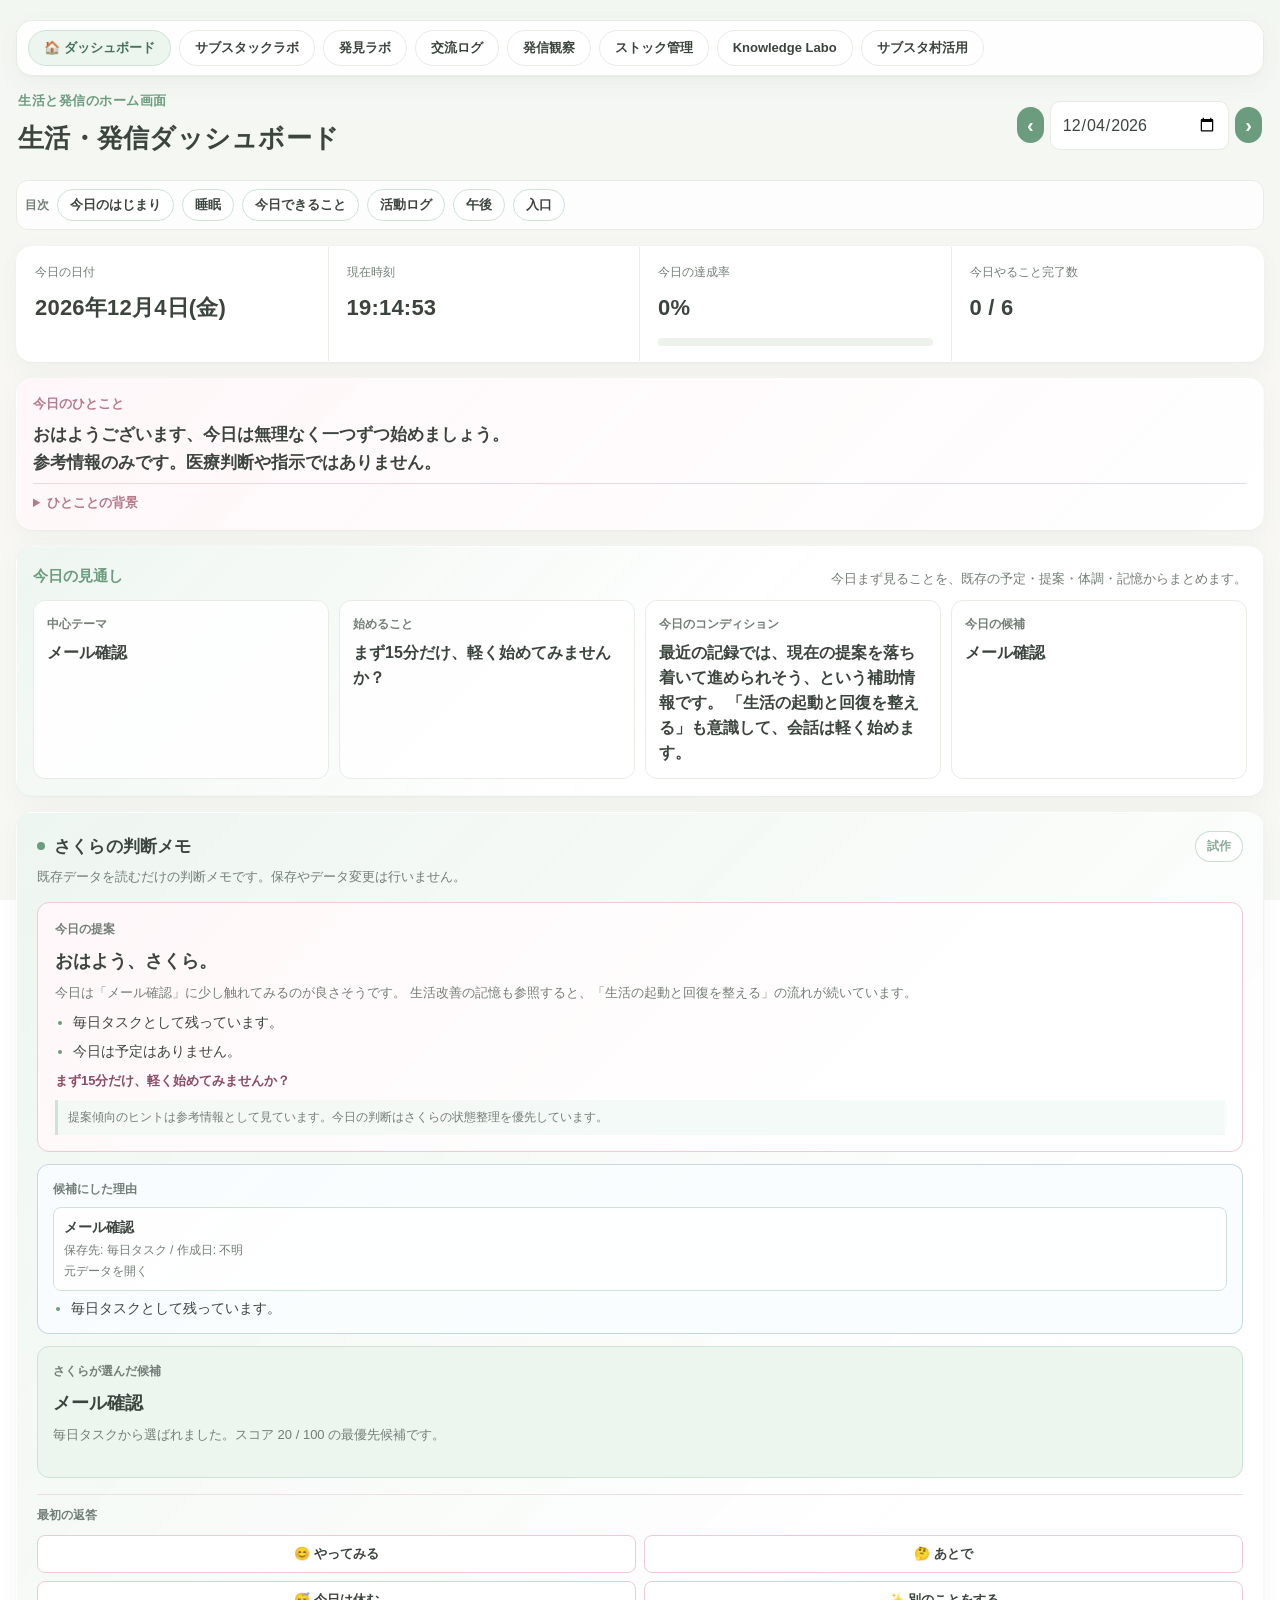
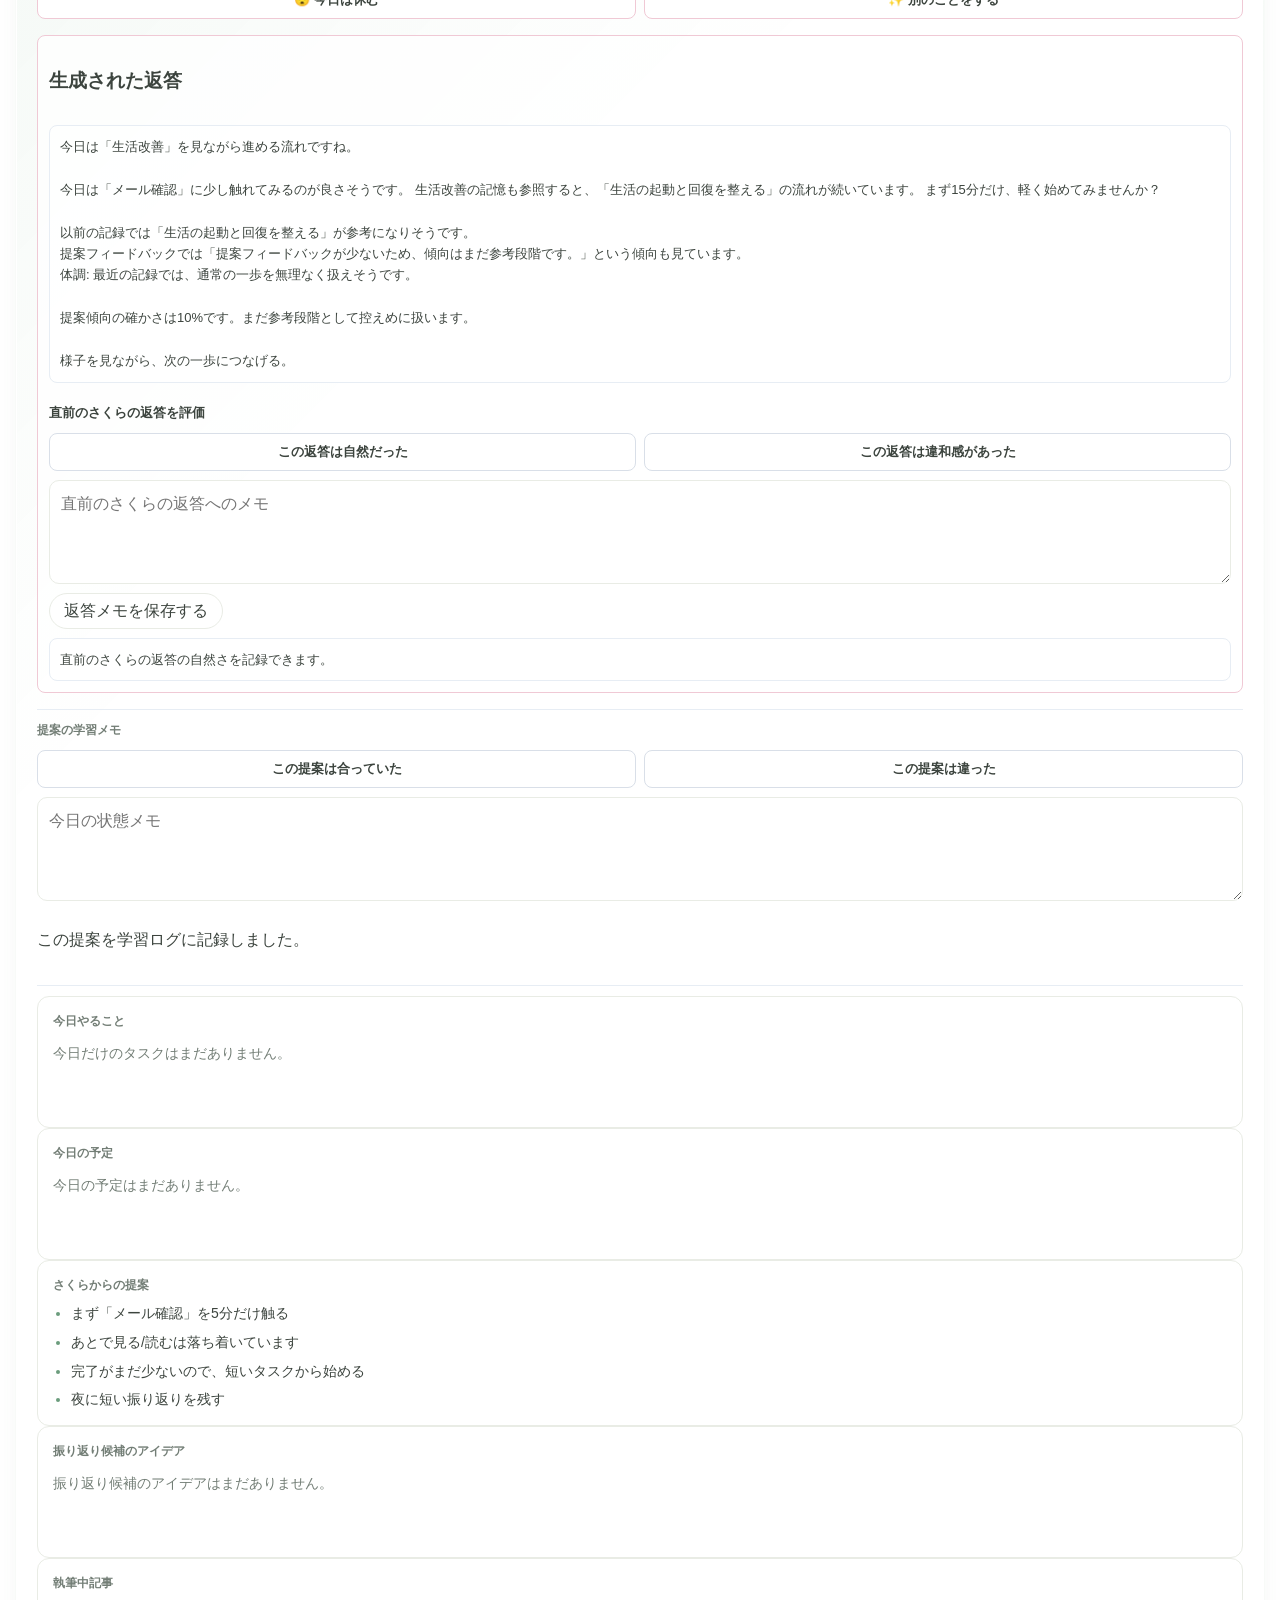
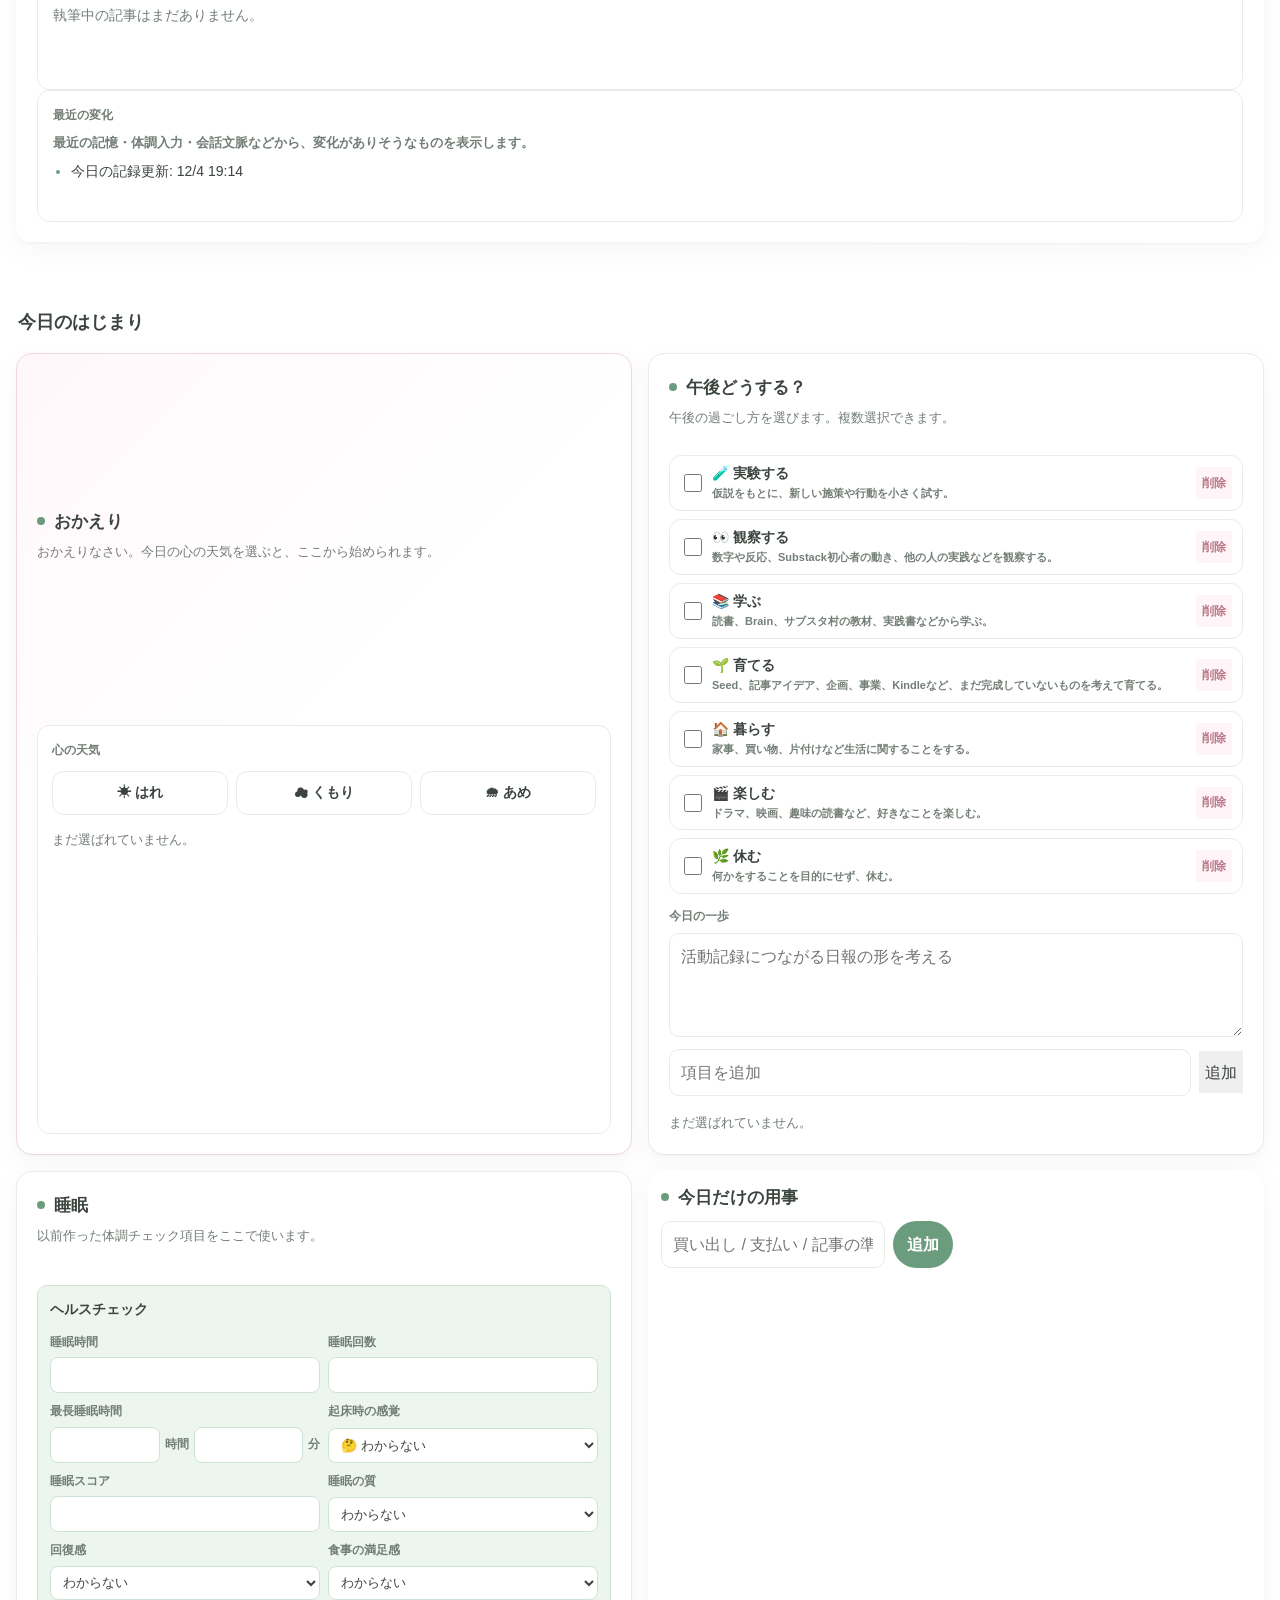
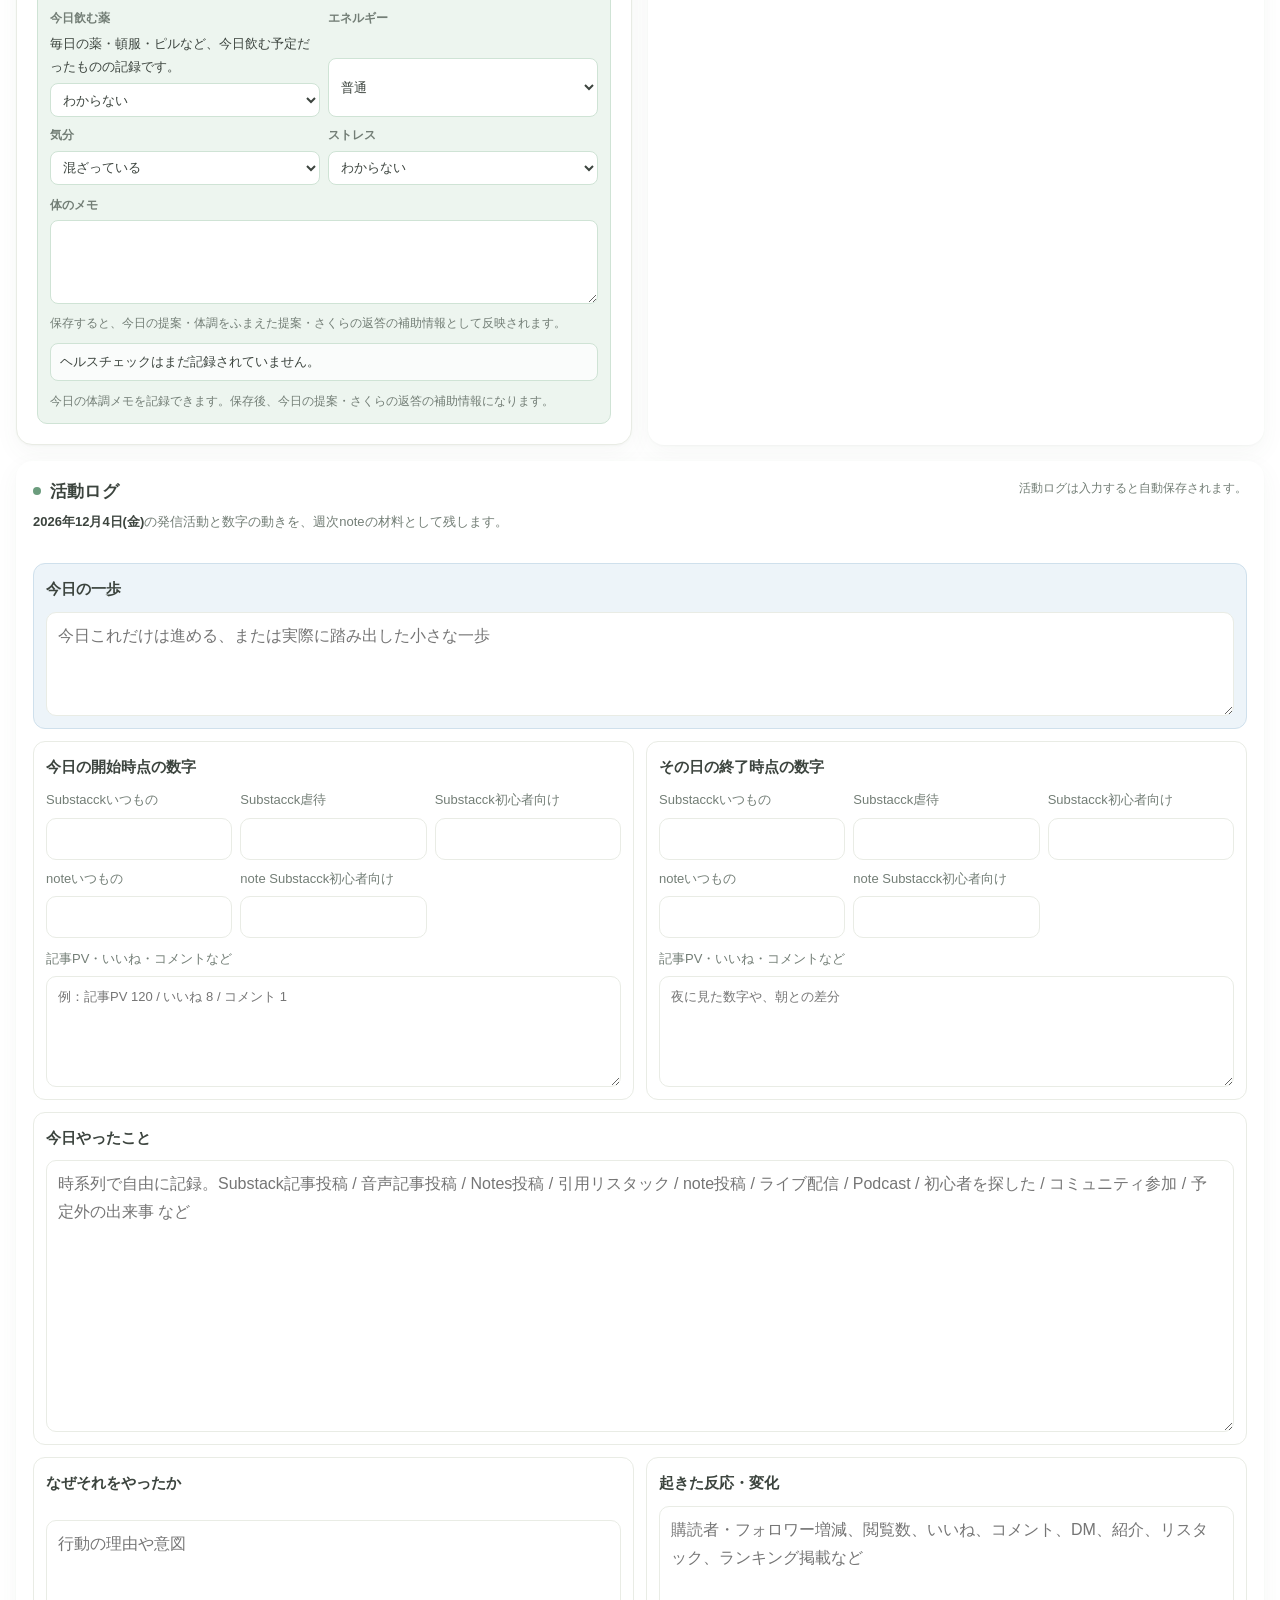
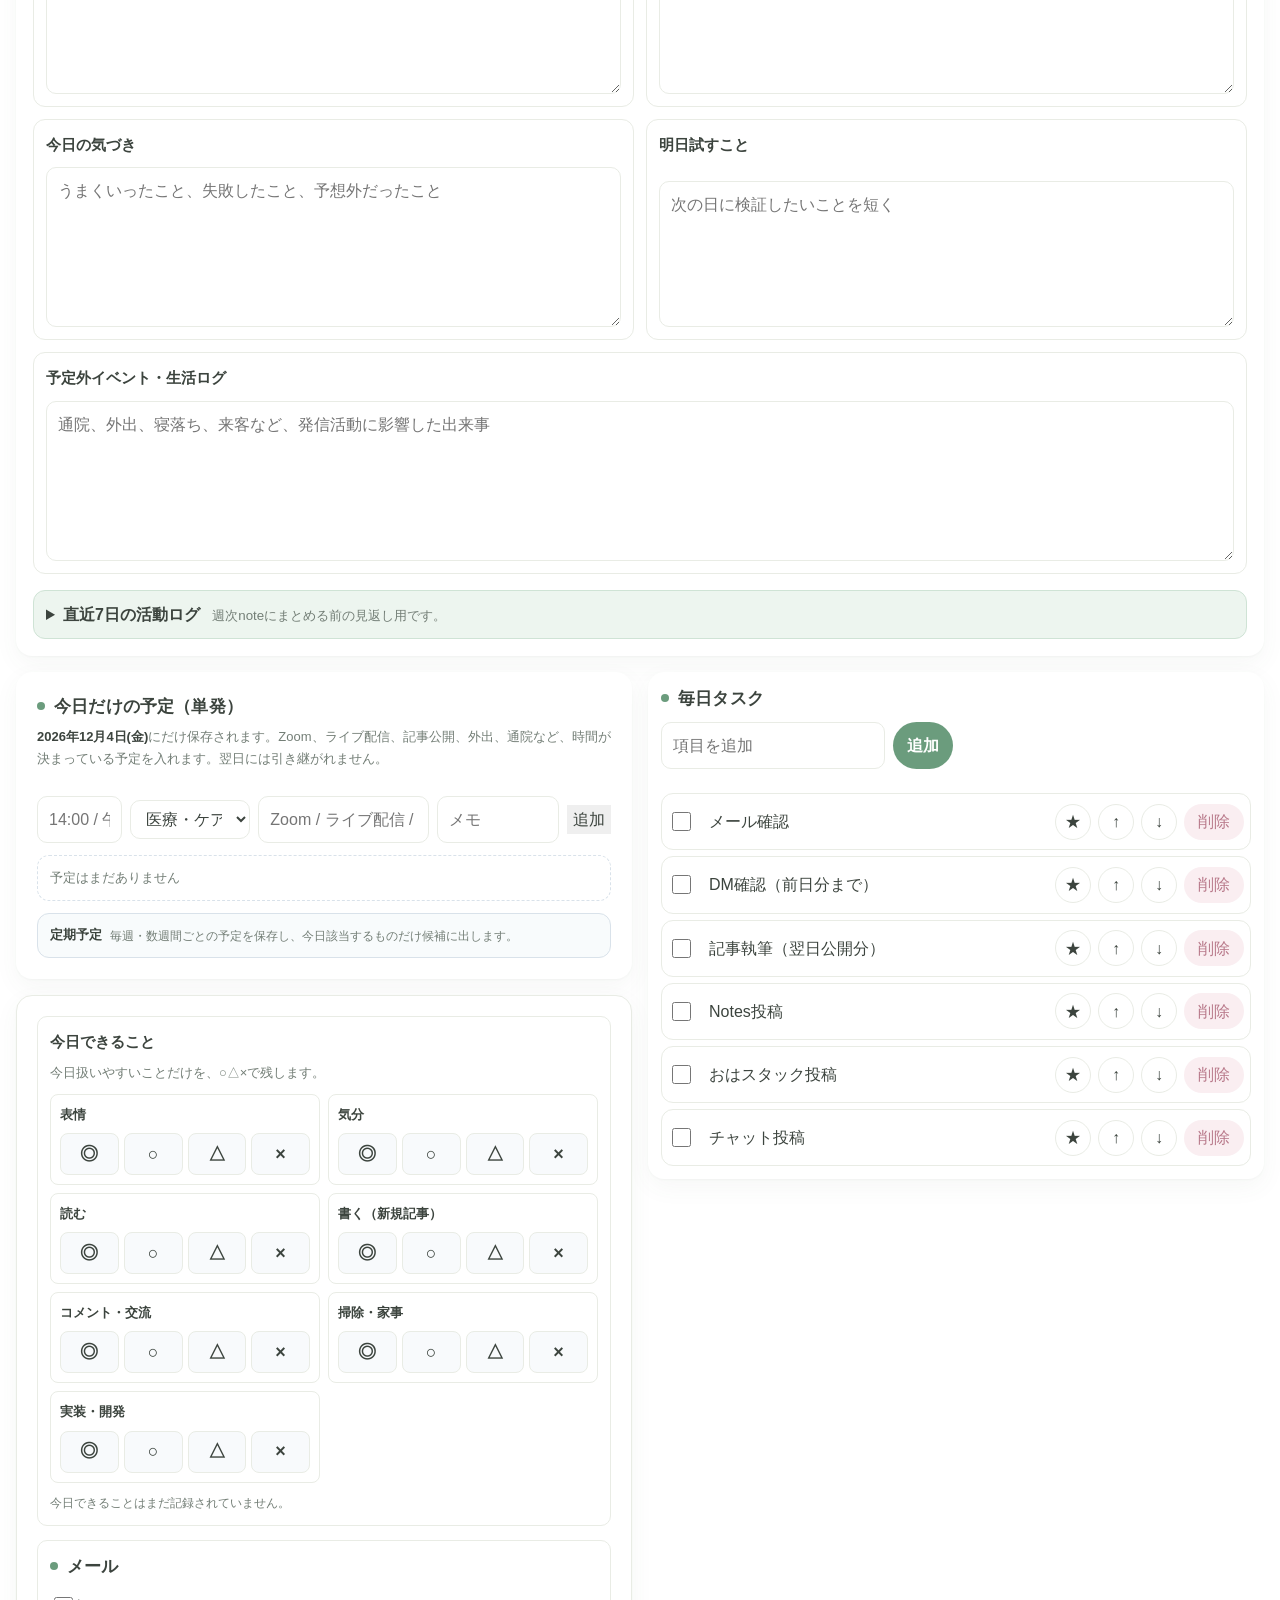
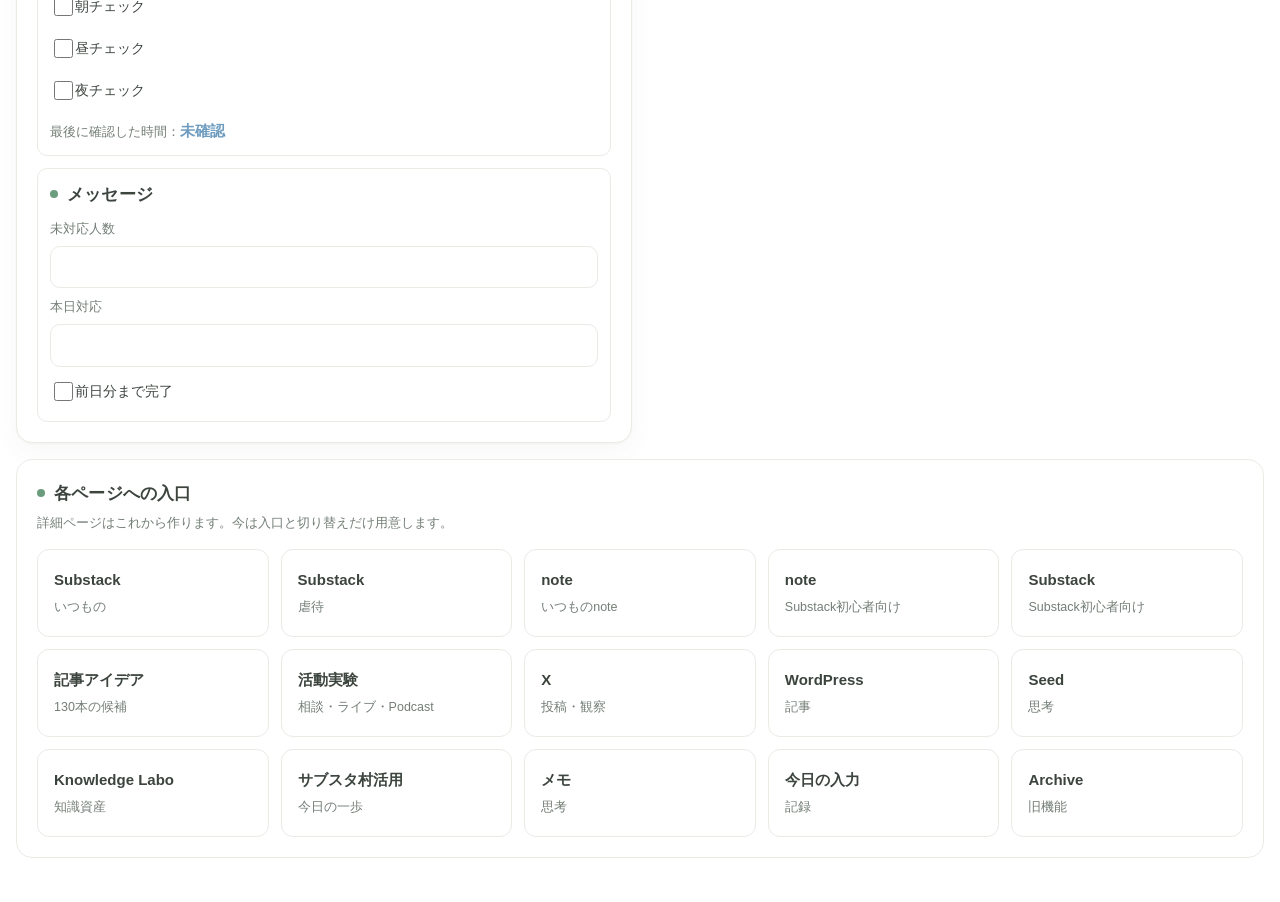
<file: index.html>
<!doctype html>
<html lang="ja">
  <head>
    <meta charset="UTF-8" />
    <meta name="viewport" content="width=device-width, initial-scale=1.0" />
    <title>生活・発信ダッシュボード</title>
    <link rel="icon" href="data:," />
    <link rel="stylesheet" href="./styles.css?v=20260816-substack-scope" />
  </head>
  <body>
    <div class="app">
      <nav class="global-nav" aria-label="アプリ切り替え">
        <a class="global-nav-link current" aria-current="page" href="https://mcwgw408-oss.github.io/operation-dashboard/">🏠 ダッシュボード</a>
        <a class="global-nav-link" href="https://mcwgw408-oss.github.io/substack-labo/">サブスタックラボ</a>
        <a class="global-nav-link" href="https://mcwgw408-oss.github.io/discovery-Labo/">発見ラボ</a>
        <a class="global-nav-link" href="https://mcwgw408-oss.github.io/action-Labo/">交流ログ</a>
        <a class="global-nav-link" href="https://mcwgw408-oss.github.io/observation-Labo/">発信観察</a>
        <a class="global-nav-link" href="https://mcwgw408-oss.github.io/Stock-Labo/">ストック管理</a>
        <a class="global-nav-link" href="#knowledge-labo" data-page-entry="Knowledge Labo">Knowledge Labo</a>
        <a class="global-nav-link" href="#sakura-substa-village" data-page-entry="サブスタ村活用">サブスタ村活用</a>
      </nav>

      <header class="topbar">
        <div>
          <p class="kicker">生活と発信のホーム画面</p>
          <h1>生活・発信ダッシュボード</h1>
        </div>
        <div class="date-switcher">
          <button class="icon-button" id="prevDay" type="button" title="前日">‹</button>
          <input id="activeDate" type="date" />
          <button class="icon-button" id="nextDay" type="button" title="翌日">›</button>
        </div>
      </header>

      <main class="dashboard">
        <nav class="dashboard-page-nav" aria-label="目次">
          <span class="dashboard-page-nav-title">目次</span>
          <a href="#dashboard-start">今日のはじまり</a>
          <a href="#home-sleep-summary">睡眠</a>
          <a href="#home-capacity-check">今日できること</a>
          <a href="#daily-activity-log">活動ログ</a>
          <a href="#home-after-ten-mode">午後</a>
          <a href="#home-launch">入口</a>
        </nav>

        <section class="summary-panel">
          <div class="summary-cell">
            <span>今日の日付</span>
            <strong id="dateLabel"></strong>
          </div>
          <div class="summary-cell">
            <span>現在時刻</span>
            <strong id="timeLabel"></strong>
          </div>
          <div class="summary-cell progress-cell">
            <span>今日の達成率</span>
            <strong id="progressLabel">0%</strong>
            <div class="progress-track"><div id="progressBar"></div></div>
          </div>
          <div class="summary-cell">
            <span>今日やること完了数</span>
            <strong id="completeCount">0 / 0</strong>
          </div>
        </section>

        <section class="morning-guidance-panel" aria-label="今日のひとこと">
          <span>今日のひとこと</span>
          <p id="morningGuidanceText">今日の提案を準備しています。</p>
          <details class="explainable-guidance-panel">
            <summary>ひとことの背景</summary>
            <ul id="explainableGuidanceReasons" class="explainable-guidance-list"></ul>
          </details>
        </section>

        <section class="daily-focus-panel" aria-label="今日の見通し">
          <div class="daily-focus-heading">
            <span>今日の見通し</span>
            <p>今日まず見ることを、既存の予定・提案・体調・記憶からまとめます。</p>
          </div>
          <div class="daily-focus-grid">
            <article class="daily-focus-card">
              <span>中心テーマ</span>
              <strong id="dailyFocusPriority">-</strong>
            </article>
            <article class="daily-focus-card">
              <span>始めること</span>
              <strong id="dailyFocusNextAction">-</strong>
            </article>
            <article class="daily-focus-card">
              <span>今日のコンディション</span>
              <strong id="dailyFocusCondition">-</strong>
            </article>
            <article class="daily-focus-card">
              <span id="dailyFocusTaskLabel">今日の候補</span>
              <strong id="dailyFocusTask">-</strong>
            </article>
          </div>
        </section>

        <section id="dashboard-start" class="dashboard-section-heading dashboard-proposal-heading span-2" aria-label="今日のはじまり">
          <div>
            <span>今日のはじまり</span>
          </div>
        </section>

        <section class="panel welcome-home-panel span-2" aria-label="おかえりパネル">
          <div class="panel-heading">
            <div>
              <h2>おかえり</h2>
              <p class="section-note" id="welcomeHomeGreeting">今日の心の天気を選ぶと、ここから始められます。</p>
            </div>
          </div>
          <div class="welcome-home-layout">
            <div class="welcome-weather-card">
              <span class="brain-label">心の天気</span>
              <div class="welcome-weather-options" role="group" aria-label="今日の心の天気">
                <button type="button" data-weather-choice="sunny" aria-pressed="false">☀ はれ</button>
                <button type="button" data-weather-choice="cloudy" aria-pressed="false">☁ くもり</button>
                <button type="button" data-weather-choice="rainy" aria-pressed="false">🌧 あめ</button>
              </div>
              <p class="section-note" id="welcomeWeatherStatus">まだ選ばれていません。</p>
            </div>
          </div>
        </section>

        <section id="home-sleep-summary" class="panel sleep-summary-panel span-2" aria-label="睡眠">
          <div class="panel-heading">
            <div>
              <h2>睡眠</h2>
              <p class="section-note">以前作った体調チェック項目をここで使います。</p>
            </div>
          </div>
          <div id="homeSleepHealthCheckMount"></div>
        </section>

        <section class="panel brain-panel">
          <div class="panel-heading">
            <div>
              <h2>さくらの判断メモ</h2>
              <p class="section-note">既存データを読むだけの判断メモです。保存やデータ変更は行いません。</p>
            </div>
          </div>
          <div class="brain-layout">
            <div class="brain-card recommendation-card">
              <span class="brain-label">今日の提案</span>
              <strong id="brainRecommendationTitle">今日は少し整える日</strong>
              <p id="brainRecommendationMessage">選ばれた候補をもとに、体調や記憶をふまえて返答文に整えます。</p>
              <ul id="brainRecommendationReasons" class="brain-list"></ul>
              <p id="brainRecommendationAction" class="brain-action-text">無理なく始められる一歩を提案します。</p>
              <p id="brainAdaptiveNote" class="brain-adaptive-note" hidden></p>
              <details class="health-aware-recommendation-panel" aria-label="体調をふまえた提案">
                <summary>体調をふまえた提案を見る</summary>
                <div class="health-aware-recommendation-grid">
                  <div><span>行動サイズ</span><p id="healthAwareRecommendationActionSize">-</p></div>
                  <div><span>補助情報</span><p id="healthAwareRecommendationSupport">-</p></div>
                  <div><span>優先理由</span><p id="healthAwareRecommendationPriority">-</p></div>
                  <div><span>注意事項</span><p id="healthAwareRecommendationCaution">-</p></div>
                </div>
              </details>
              <div class="explain-layer-panel" aria-label="なぜこの提案？">
                <button type="button" id="explainLayerToggle" class="explain-layer-toggle" aria-expanded="false" aria-controls="explainLayerBody">
                  理由を見る
                </button>
                <div id="explainLayerBody" class="explain-layer-body" hidden>
                  <span class="brain-label">なぜこの提案？</span>
                  <div class="explain-layer-grid">
                    <section>
                      <h3>見た情報</h3>
                      <ul id="explainSeenInfo" class="brain-list"></ul>
                    </section>
                    <section>
                      <h3>主な理由</h3>
                      <ul id="explainMainReasons" class="brain-list"></ul>
                    </section>
                    <section>
                      <h3>エネルギーの影響</h3>
                      <p id="explainEnergyImpact">通常の優先度で見ています。</p>
                    </section>
                    <section>
                      <h3>勢いの影響</h3>
                      <p id="explainMomentumImpact">大きな勢いの偏りはありません。</p>
                    </section>
                    <section class="explain-layer-wide">
                      <h3>不確かな点</h3>
                      <ul id="explainUncertainty" class="brain-list"></ul>
                    </section>
                  </div>
                </div>
              </div>
            </div>
            <div class="brain-card reason-card">
              <span class="brain-label">候補にした理由</span>
              <ul id="brainPriorityReasons" class="brain-list"></ul>
            </div>
            <div class="brain-card priority-card">
              <span class="brain-label">さくらが選んだ候補</span>
              <strong id="brainPriority">まだ優先候補はありません</strong>
              <p id="brainPriorityNote">今日の予定・タスク・記憶から、まず注目する対象を選びます。</p>
              <details class="brain-decision-details" aria-label="候補の判断材料">
                <summary>判断材料を見る</summary>
                <div><span>スコア</span><p id="brainPriorityScore">-</p></div>
                <div><span>判断材料</span><ul id="brainPriorityMaterials" class="brain-list"></ul></div>
                <p id="brainPriorityScoreHelp">スコアは候補の種類・更新状況・体調や勢いを合わせた目安です。</p>
              </details>
            </div>
            <div class="first-agent-panel" aria-label="最初の返答">
              <span class="brain-label">最初の返答</span>
              <div class="first-agent-actions">
                <button type="button" data-first-agent-reply="try">😊 やってみる</button>
                <button type="button" data-first-agent-reply="later">🤔 あとで</button>
                <button type="button" data-first-agent-reply="rest">😴 今日は休む</button>
                <button type="button" data-first-agent-reply="other">✨ 別のことをする</button>
              </div>
              <p id="firstAgentResponse" class="first-agent-response" hidden></p>
            </div>
            <div id="generatedReplyMount" class="daily-action-mount"></div>
            <div class="learning-feedback-panel" aria-label="提案の学習メモ">
              <span class="brain-label">提案の学習メモ</span>
              <div class="learning-feedback-actions">
                <button type="button" data-learning-feedback="true">この提案は合っていた</button>
                <button type="button" data-learning-feedback="false">この提案は違った</button>
              </div>
              <textarea id="learningFeedbackNote" rows="3" placeholder="今日の状態メモ" aria-label="今日の状態メモ"></textarea>
              <p id="learningFeedbackStatus" class="learning-feedback-status">この提案を学習ログに記録します。</p>
            </div>
            <div class="brain-section-heading">
              <span>さくらの内部状態（開発者向け）</span>
              <small>提案学習・さくらの記憶・思考・実行管理の詳細です。普段は閉じたままで大丈夫です。</small>
            </div>
              <details class="developer-state-panel">
                <summary>
                  <span>さくらの内部状態（開発者向け）</span>
                  <small>提案フィードバックの集計（必要なときだけ確認）</small>
                </summary>
                <div class="developer-state-body">
              <div class="learning-summary-panel" aria-label="提案フィードバックの集計">
                <span class="brain-label">提案フィードバックの集計</span>
                <div class="learning-summary-grid">
                  <div><span>総ログ</span><strong id="learningSummaryTotal">0件</strong></div>
                  <div><span>合っていた</span><strong id="learningSummaryAccepted">0件</strong></div>
                  <div><span>違った</span><strong id="learningSummaryRejected">0件</strong></div>
                  <div><span>未回答</span><strong id="learningSummaryUnanswered">0件</strong></div>
                  <div><span>最近7件の一致率</span><strong id="learningSummaryRate">-</strong></div>
                  <div><span>最近多い提案</span><strong id="learningSummaryType">なし</strong></div>
                  <div><span>平均エネルギー</span><strong id="learningSummaryEnergy">-</strong></div>
                </div>
              </div>
              <div class="learning-hint-panel" aria-label="提案傾向のヒント">
                <span class="brain-label">提案傾向のヒント</span>
                <p id="learningHintMessage">提案フィードバックが少ないため、傾向はまだ参考段階です。</p>
                <div class="learning-hint-meta">
                  <span>信頼度 <strong id="learningHintConfidence">10%</strong></span>
                  <span>参照元 <strong id="learningHintSource">ログ全体</strong></span>
                </div>
              </div>
              <div class="learning-confidence-panel" aria-label="提案傾向の確かさ">
                <span class="brain-label">提案傾向の確かさ</span>
                <div class="learning-confidence-grid">
                  <div><span>点数</span><strong id="learningConfidenceScore">10%</strong></div>
                  <div><span>段階</span><strong id="learningConfidenceLevel">低い</strong></div>
                </div>
                <p id="learningConfidenceMessage">提案フィードバックの傾向はまだ参考段階のため、控えめに扱います。</p>
                <small>参照元 <strong id="learningConfidenceSource">ログ全体</strong></small>
              </div>
              <div class="context-summary-panel" aria-label="文脈エンジン">
                <span class="brain-label">文脈エンジン</span>
                <h4>今日の文脈</h4>
                <p id="contextSummaryText">今日の文脈を整理しています。</p>
                <div class="context-summary-grid">
                  <div><span>テーマ</span><strong id="contextSummaryTheme">-</strong></div>
                  <div><span>判断材料</span><strong id="contextSummarySignals">-</strong></div>
                </div>
              </div>
              <div class="adaptive-guidance-panel" aria-label="提案調整">
                <span class="brain-label">提案調整</span>
                <div class="adaptive-guidance-grid">
                  <div><span>執筆</span><strong id="adaptiveGuidanceWriting">0.50</strong></div>
                  <div><span>開発</span><strong id="adaptiveGuidanceCoding">0.50</strong></div>
                  <div><span>体調</span><strong id="adaptiveGuidanceHealth">0.50</strong></div>
                  <div><span>休息</span><strong id="adaptiveGuidanceRest">0.50</strong></div>
                </div>
                <p id="adaptiveGuidanceSummary">既存フィードバックから最近の傾向を集計します。提案にはまだ反映していません。</p>
                <small>参照元 <strong id="adaptiveGuidanceSource">提案学習ログ、返答フィードバック</strong></small>
              </div>
              <div class="reflection-layer-panel" aria-label="振り返りレイヤー">
                <span class="brain-label">振り返りレイヤー</span>
                <h4>今日の振り返り</h4>
                <ul id="reflectionLayerList" class="reflection-layer-list"></ul>
                <div class="reflection-tomorrow-note">
                  <span>明日へのメモ</span>
                  <p id="reflectionTomorrowNote">フィードバックが増えると、明日に活かせることをここにまとめます。</p>
                </div>
              </div>
              <div class="conversation-timeline-panel" aria-label="会話の流れ">
                <span class="brain-label">会話の流れ</span>
                <h4>最近の流れ</h4>
                <ul id="conversationTimelineList" class="conversation-timeline-list"></ul>
              </div>
                </div>
              </details>
            <div class="brain-section-heading">
              <span>必要なとき見る情報</span>
              <small>記憶、会話の文脈、返答の組み立てを確認できます。</small>
            </div>
              <div class="memory-layer-panel" aria-label="記憶メモ">
                <span class="brain-label">記憶メモ</span>
                <details class="developer-state-panel">
                  <summary>
                    <span>さくらの内部状態（開発者向け）</span>
                    <small>記憶 / 文脈 / 返答設計</small>
                  </summary>
                  <div class="developer-state-body">
                <section>
                  <h3>最近の記憶</h3>
                  <ul id="shortMemoryList" class="brain-list"></ul>
                </section>
                <section>
                  <h3>プロジェクト記憶</h3>
                  <ul id="projectMemoryList" class="project-memory-list"></ul>
                </section>
                <section>
                  <h3>呼び出した記憶</h3>
                  <ul id="retrievedMemoryList" class="brain-list"></ul>
                </section>
                <section class="brain-memory-context-panel">
                  <h3>記憶から見た今日の文脈</h3>
                  <div class="brain-memory-context-grid">
                    <div><span>プロジェクト</span><strong id="brainMemoryContextProject">-</strong></div>
                    <div><span>呼び出した記憶</span><ul id="brainMemoryContextRetrieved" class="brain-list"></ul></div>
                    <div><span>最近の記憶</span><ul id="brainMemoryContextRecent" class="brain-list"></ul></div>
                  </div>
                </section>
                <section class="conversation-context-panel">
                  <h3>会話の文脈</h3>
                  <div class="conversation-context-grid">
                    <div><span>プロジェクト</span><strong id="conversationContextProject">-</strong></div>
                    <div><span>今日の提案</span><strong id="conversationContextRecommendation">-</strong></div>
                    <div><span>記憶</span><strong id="conversationContextMemory">-</strong></div>
                    <div><span>提案フィードバックの傾向</span><strong id="conversationContextLearning">-</strong></div>
                  </div>
                </section>
                <section class="health-aware-conversation-panel">
                  <h3>体調をふまえた会話</h3>
                  <div class="health-aware-conversation-grid">
                    <div><span>会話のトーン</span><p id="healthAwareConversationTone">-</p></div>
                    <div><span>話し始めのヒント</span><p id="healthAwareOpeningHint">-</p></div>
                    <div><span>補助メッセージ</span><p id="healthAwareSupportHint">-</p></div>
                    <div><span>注意事項</span><p id="healthAwareCautionNote">-</p></div>
                    <div><span>返答の調整方針</span><p id="healthAwareReplyAdjustment">-</p></div>
                    <div><span>参照元</span><p id="healthAwareSourceSummary">-</p></div>
                  </div>
                </section>
                <section class="reply-plan-panel">
                  <h3>返答の設計メモ</h3>
                  <div class="reply-plan-grid">
                    <div><span>話し始め</span><p id="replyPlanOpening">-</p></div>
                    <div><span>主な内容</span><p id="replyPlanMainPoint">-</p></div>
                    <div><span>補足</span><p id="replyPlanSupport">-</p></div>
                    <div><span>不確かな点</span><p id="replyPlanUncertainty">-</p></div>
                    <div><span>締め方</span><p id="replyPlanClosing">-</p></div>
                  </div>
                </section>
                  </div>
                </details>
                <section class="generated-reply-panel">
                  <h3>生成された返答</h3>
                  <p id="generatedReplyText">-</p>
                  <div id="replyFeedbackMount"></div>
                </section>
                  <details class="developer-state-panel">
                    <summary>
                      <span>さくらの内部状態（開発者向け）</span>
                      <small>人格・思考・実行管理の詳細状態</small>
                    </summary>
                    <div class="developer-state-body">
                  <div class="personality-profile-panel" aria-label="人柄プロフィール">
                    <h4>人柄プロフィール</h4>
                    <div class="personality-profile-grid">
                      <div><span>あたたかさ</span><p id="personalityWarmth">-</p></div>
                      <div><span>好奇心</span><p id="personalityCuriosity">-</p></div>
                      <div><span>忍耐</span><p id="personalityPatience">-</p></div>
                      <div><span>率直さ</span><p id="personalityDirectness">-</p></div>
                      <div><span>ユーモア</span><p id="personalityHumor">-</p></div>
                      <div><span>振り返り</span><p id="personalityReflection">-</p></div>
                      <div><span>支援の強さ</span><p id="personalitySupportiveness">-</p></div>
                    </div>
                  </div>
                  <div class="relationship-profile-panel" aria-label="関係性プロフィール">
                    <h4>関係性プロフィール</h4>
                    <div class="relationship-profile-grid">
                      <div><span>段階</span><p id="relationshipStage">-</p></div>
                      <div><span>親しみ</span><p id="relationshipFamiliarity">-</p></div>
                      <div><span>信頼</span><p id="relationshipTrust">-</p></div>
                      <div><span>好みの支援</span><p id="relationshipPreferredSupport">-</p></div>
                      <div><span>会話の距離感</span><p id="relationshipCommunicationDistance">-</p></div>
                      <div><span>最後のやりとり</span><p id="relationshipLastInteraction">-</p></div>
                    </div>
                  </div>
                  <div class="emotional-resonance-panel" aria-label="感情の響き">
                    <h4>感情の響き</h4>
                    <div class="emotional-resonance-grid">
                      <div><span>検出した状態</span><p id="emotionalResonanceMode">-</p></div>
                      <div><span>感情のエネルギー</span><p id="emotionalResonanceEnergy">-</p></div>
                      <div><span>支援レベル</span><p id="emotionalResonanceSupport">-</p></div>
                      <div><span>返答のトーン</span><p id="emotionalResonanceTone">-</p></div>
                      <div><span>判断理由</span><p id="emotionalResonanceReasoning">-</p></div>
                    </div>
                  </div>
                  <div class="identity-profile-panel" aria-label="自己認識プロフィール">
                    <h4>自己認識プロフィール</h4>
                    <div class="identity-profile-grid">
                      <div><span>自己認識モード</span><p id="identityMode">-</p></div>
                      <div><span>中心的な特徴</span><p id="identityCoreTraits">-</p></div>
                      <div><span>関係性の文脈</span><p id="identityRelationshipContext">-</p></div>
                      <div><span>現在のトーン</span><p id="identityCurrentTone">-</p></div>
                      <div><span>返答方針</span><p id="identityResponsePrinciple">-</p></div>
                    </div>
                  </div>
                  <div class="goal-state-panel" aria-label="目標の状態">
                    <h4>目標の状態</h4>
                    <div class="goal-state-grid">
                      <div><span>現在の目標</span><p id="goalCurrentGoal">-</p></div>
                      <div><span>ユーザーの目標</span><p id="goalUserGoal">-</p></div>
                      <div><span>さくらの目標</span><p id="goalAssistantGoal">-</p></div>
                      <div><span>成功条件</span><p id="goalSuccessCondition">-</p></div>
                      <div><span>次の手順</span><p id="goalNextStep">-</p></div>
                      <div><span>確信度</span><p id="goalConfidence">-</p></div>
                    </div>
                  </div>
                  <div class="priority-state-panel" aria-label="優先度の状態">
                    <h4>優先度の状態</h4>
                    <div class="priority-state-grid">
                      <div><span>第一優先</span><p id="priorityPrimaryPriority">-</p></div>
                      <div><span>第二優先</span><p id="prioritySecondaryPriority">-</p></div>
                      <div><span>除外した話題</span><p id="priorityIgnoredTopics">-</p></div>
                      <div><span>緊急度</span><p id="priorityUrgency">-</p></div>
                      <div><span>判断理由</span><p id="priorityReasoning">-</p></div>
                    </div>
                  </div>
                  <div class="decision-state-panel" aria-label="会話方針の判断">
                    <h4>会話方針の判断</h4>
                    <div class="decision-state-grid">
                      <div><span>選んだ方針</span><p id="decisionSelectedApproach">-</p></div>
                      <div><span>他の候補方針</span><p id="decisionAlternativeApproaches">-</p></div>
                      <div><span>判断理由</span><p id="decisionReason">-</p></div>
                      <div><span>確信度</span><p id="decisionConfidence">-</p></div>
                      <div><span>想定結果</span><p id="decisionExpectedOutcome">-</p></div>
                    </div>
                  </div>
                  <div class="strategy-state-panel" aria-label="戦略の状態">
                    <h4>戦略の状態</h4>
                    <div class="strategy-state-grid">
                      <div><span>戦略の種類</span><p id="strategyType">-</p></div>
                      <div><span>手順</span><p id="strategySteps">-</p></div>
                      <div><span>会話計画</span><p id="strategyCommunicationPlan">-</p></div>
                      <div><span>リスク</span><p id="strategyRisk">-</p></div>
                      <div><span>代替案</span><p id="strategyFallback">-</p></div>
                    </div>
                  </div>
                  <div class="attention-state-panel" aria-label="注目状態">
                    <h4>注目状態</h4>
                    <div class="attention-state-grid">
                      <div><span>注目対象</span><p id="attentionFocusTarget">-</p></div>
                      <div><span>第二注目</span><p id="attentionSecondaryFocus">-</p></div>
                      <div><span>避ける注目</span><p id="attentionAvoidFocus">-</p></div>
                      <div><span>注目理由</span><p id="attentionReason">-</p></div>
                      <div><span>返答の手がかり</span><p id="attentionResponseCue">-</p></div>
                    </div>
                  </div>
                  <div class="cognitive-state-panel" aria-label="認知状態">
                    <h4>認知状態</h4>
                    <div class="cognitive-state-grid">
                      <div><span>認知モード</span><p id="cognitiveMode">-</p></div>
                      <div><span>現在の目標</span><p id="cognitiveActiveGoal">-</p></div>
                      <div><span>現在の優先度</span><p id="cognitiveActivePriority">-</p></div>
                      <div><span>現在の判断</span><p id="cognitiveActiveDecision">-</p></div>
                      <div><span>現在の戦略</span><p id="cognitiveActiveStrategy">-</p></div>
                      <div><span>現在の注目</span><p id="cognitiveActiveAttention">-</p></div>
                      <div><span>判断理由の要約</span><p id="cognitiveReasoningSummary">-</p></div>
                    </div>
                  </div>
                  <div class="intent-state-panel" aria-label="意図の状態">
                    <h4>意図の状態</h4>
                    <div class="intent-state-grid">
                      <div><span>第一意図</span><p id="intentPrimaryIntent">-</p></div>
                      <div><span>第二意図</span><p id="intentSecondaryIntent">-</p></div>
                      <div><span>実行の種類</span><p id="intentExecutionType">-</p></div>
                      <div><span>想定結果</span><p id="intentExpectedResult">-</p></div>
                      <div><span>判断理由</span><p id="intentReasoning">-</p></div>
                    </div>
                  </div>
                  <div class="task-plan-state-panel" aria-label="タスク計画の状態">
                    <h4>タスク計画の状態</h4>
                    <div class="task-plan-state-grid">
                      <div><span>目的</span><p id="taskPlanObjective">-</p></div>
                      <div><span>予定している手順</span><p id="taskPlanPlannedSteps">-</p></div>
                      <div><span>依存関係</span><p id="taskPlanDependencies">-</p></div>
                      <div><span>見積もり複雑度</span><p id="taskPlanEstimatedComplexity">-</p></div>
                      <div><span>完了条件</span><p id="taskPlanCompletionCriteria">-</p></div>
                    </div>
                  </div>
                  <div class="workflow-state-panel" aria-label="作業の流れ">
                    <h4>作業の流れ</h4>
                    <div class="workflow-state-grid">
                      <div><span>作業状況</span><p id="workflowStatus">-</p></div>
                      <div><span>現在の手順</span><p id="workflowCurrentStep">-</p></div>
                      <div><span>手順の合計</span><p id="workflowTotalSteps">-</p></div>
                      <div><span>完了した手順</span><p id="workflowCompletedSteps">-</p></div>
                      <div><span>次にやること</span><p id="workflowNextAction">-</p></div>
                      <div><span>再試行回数</span><p id="workflowRetryCount">-</p></div>
                    </div>
                  </div>
                  <div class="execution-decision-panel" aria-label="実行候補の判断">
                    <h4>実行候補の判断</h4>
                    <div class="execution-decision-grid">
                      <div><span>優先度</span><p id="executionDecisionPriority">-</p></div>
                      <div><span>判断状況</span><p id="executionDecisionStatus">-</p></div>
                      <div><span>選んだ項目</span><p id="executionDecisionTitle">-</p></div>
                      <div><span>行動の種類</span><p id="executionDecisionActionType">-</p></div>
                      <div><span>確信度</span><p id="executionDecisionConfidence">-</p></div>
                      <div><span>判断理由</span><p id="executionDecisionReason">-</p></div>
                    </div>
                  </div>
                  <div class="execution-state-panel" aria-label="実行状態">
                    <h4>実行状態</h4>
                    <div class="execution-state-grid">
                      <div><span>状態</span><p id="executionStatus">-</p></div>
                      <div><span>項目名</span><p id="executionTitle">-</p></div>
                      <div><span>行動の種類</span><p id="executionActionType">-</p></div>
                      <div><span>理由</span><p id="executionReason">-</p></div>
                      <div><span>実行日時</span><p id="executionExecutedAt">-</p></div>
                      <div><span>結果メモ</span><p id="executionResultNote">-</p></div>
                    </div>
                  </div>
                  <div class="execution-feedback-panel" aria-label="実行フィードバック">
                    <h4>実行フィードバック</h4>
                    <div class="execution-feedback-grid">
                      <label><span>結果</span>
                        <select id="executionFeedbackOutcome">
                          <option value="pending">未確認</option>
                          <option value="completed">完了</option>
                          <option value="partial">一部完了</option>
                          <option value="failed">うまくいかなかった</option>
                          <option value="skipped">見送った</option>
                        </select>
                      </label>
                      <label><span>難しさ</span>
                        <select id="executionFeedbackDifficulty">
                          <option value="unknown">わからない</option>
                          <option value="easy">やさしい</option>
                          <option value="normal">普通</option>
                          <option value="hard">難しい</option>
                        </select>
                      </label>
                      <label><span>かかった時間（分）</span><input id="executionFeedbackDuration" type="number" min="0" inputmode="numeric" /></label>
                      <label><span>完了した日時</span><input id="executionFeedbackCompletedAt" type="datetime-local" /></label>
                    </div>
                    <label class="execution-feedback-note"><span>メモ</span><textarea id="executionFeedbackNote" rows="3"></textarea></label>
                    <p id="executionFeedbackStatus" class="execution-feedback-status">実行結果を手動で記録できます。</p>
                  </div>
                  <div class="executive-summary-panel" aria-label="実行判断のまとめ">
                    <h4>実行判断のまとめ</h4>
                    <div class="executive-summary-grid">
                      <div><span>モード</span><p id="executiveSummaryMode">-</p></div>
                      <div><span>現在の意図</span><p id="executiveSummaryIntent">-</p></div>
                      <div><span>目的</span><p id="executiveSummaryObjective">-</p></div>
                      <div><span>作業の流れ</span><p id="executiveSummaryWorkflow">-</p></div>
                      <div><span>判断</span><p id="executiveSummaryDecision">-</p></div>
                      <div><span>実行</span><p id="executiveSummaryExecution">-</p></div>
                      <div><span>フィードバック</span><p id="executiveSummaryFeedback">-</p></div>
                      <div><span>次にやること</span><p id="executiveSummaryNextAction">-</p></div>
                      <div><span>体調</span><p id="executiveSummaryHealth">-</p></div>
                      <div><span>リスク</span><p id="executiveSummaryRisk">-</p></div>
                    </div>
                  </div>
                  <div class="adaptive-intelligence-panel" aria-label="今日の調整方針">
                    <h4>今日の調整方針</h4>
                    <div class="adaptive-intelligence-grid">
                      <div><span>振る舞いモード</span><p id="adaptiveMode">-</p></div>
                      <div><span>返答スタイル</span><p id="adaptiveResponseStyle">-</p></div>
                      <div><span>提案の補助方針</span><p id="adaptiveRecommendationBias">-</p></div>
                      <div><span>実行の補助方針</span><p id="adaptiveExecutionBias">-</p></div>
                      <div><span>注意感度</span><p id="adaptiveRiskSensitivity">-</p></div>
                      <div><span>支援レベル</span><p id="adaptiveSupportLevel">-</p></div>
                      <div><span>注目対象</span><p id="adaptiveAttentionTarget">-</p></div>
                      <div><span>判断理由</span><p id="adaptiveReasoning">-</p></div>
                      <div><span>参照元</span><p id="adaptiveSourceSummary">-</p></div>
                    </div>
                  </div>
                    </div>
                  </details>
                  <div class="health-check-panel" aria-label="ヘルスチェック">
                    <h4>ヘルスチェック</h4>
                    <div class="health-check-grid">
                      <label><span>睡眠時間</span><input id="healthSleepHours" type="number" min="0" max="24" step="0.5" inputmode="decimal" /></label>
                      <label><span>睡眠回数</span><input id="healthSleepCount" type="number" min="0" max="20" step="1" inputmode="numeric" /></label>
                      <label><span>最長睡眠時間</span>
                        <span class="duration-inputs">
                          <input id="healthLongestSleepHours" type="number" min="0" max="24" step="1" inputmode="numeric" aria-label="最長睡眠時間の時間" />
                          <span>時間</span>
                          <input id="healthLongestSleepMinutes" type="number" min="0" max="59" step="5" inputmode="numeric" aria-label="最長睡眠時間の分" />
                          <span>分</span>
                        </span>
                      </label>
                      <label><span>起床時の感覚</span>
                        <select id="healthWakeFeeling">
                          <option value="unknown">🤔 わからない</option>
                          <option value="refreshed">😀 すっきり</option>
                          <option value="normal">🙂 普通</option>
                          <option value="slightly_sleepy">😐 少し眠い</option>
                          <option value="very_sleepy">😵 かなり眠い</option>
                        </select>
                      </label>
                      <label><span>睡眠スコア</span><input id="healthSleepScore" type="number" min="0" max="100" step="1" inputmode="numeric" /></label>
                      <label><span>睡眠の質</span>
                        <select id="healthSleepQuality">
                          <option value="unknown">わからない</option>
                          <option value="poor">かなり悪い</option>
                          <option value="light">少し悪い</option>
                          <option value="okay">普通</option>
                          <option value="good">良い</option>
                          <option value="deep">とても良い</option>
                        </select>
                      </label>
                      <label><span>回復感</span>
                        <select id="healthRecoveryFeeling">
                          <option value="unknown">わからない</option>
                          <option value="depleted">かなり消耗している</option>
                          <option value="low">低い</option>
                          <option value="neutral">普通</option>
                          <option value="recovered">回復している</option>
                          <option value="refreshed">すっきりしている</option>
                        </select>
                      </label>
                      <label><span>食事の満足感</span>
                        <select id="healthNutritionSatisfaction">
                          <option value="unknown">わからない</option>
                          <option value="low">低い</option>
                          <option value="okay">普通</option>
                          <option value="satisfied">満足している</option>
                          <option value="too_much">多すぎた</option>
                        </select>
                      </label>
                      <label><span>今日飲む薬</span><small>毎日の薬・頓服・ピルなど、今日飲む予定だったものの記録です。</small>
                        <select id="healthMedicationStatus">
                          <option value="unknown">わからない</option>
                          <option value="taken">飲んだ</option>
                          <option value="skipped">飲まなかった</option>
                          <option value="partial">一部のみ</option>
                          <option value="not_applicable">該当なし</option>
                        </select>
                      </label>
                      <label><span>エネルギー</span>
                        <select id="healthEnergyLevel">
                          <option value="very_low">かなり低い</option>
                          <option value="low">低い</option>
                          <option value="medium">普通</option>
                          <option value="high">高い</option>
                          <option value="unstable">不安定</option>
                        </select>
                      </label>
                      <label><span>気分</span>
                        <select id="healthMood">
                          <option value="calm">落ち着いている</option>
                          <option value="flat">平坦</option>
                          <option value="anxious">不安</option>
                          <option value="sad">悲しい</option>
                          <option value="hopeful">前向き</option>
                          <option value="irritated">いらいら</option>
                          <option value="mixed">混ざっている</option>
                        </select>
                      </label>
                      <label><span>ストレス</span>
                        <select id="healthStressLevel">
                          <option value="unknown">わからない</option>
                          <option value="low">低い</option>
                          <option value="medium">普通</option>
                          <option value="high">高い</option>
                          <option value="overwhelming">圧倒される</option>
                        </select>
                      </label>
                    </div>
                    <label class="health-check-note"><span>体のメモ</span><textarea id="healthBodyNote" rows="3"></textarea></label>
                    <p class="health-reflection-note" id="healthReflectionNote">保存すると、今日の提案・体調をふまえた提案・さくらの返答の補助情報として反映されます。</p>
                    <p id="healthStateSummary" class="health-check-summary">-</p>
                    <p id="healthStateStatus" class="health-check-status">今日の体調メモを記録できます。</p>
                  </div>
                  <div class="health-insight-panel" aria-label="ヘルスインサイト">
                    <h4>ヘルスインサイト</h4>
                    <div class="health-insight-grid">
                      <div><span>最近の回復傾向</span><p id="healthInsightRecovery">-</p></div>
                      <div><span>エネルギーの傾向</span><p id="healthInsightEnergyTrend">-</p></div>
                      <div><span>睡眠と回復のメモ</span><p id="healthInsightSleepRecovery">-</p></div>
                      <div><span>食事の傾向</span><p id="healthInsightNutrition">-</p></div>
                      <div><span>ストレス・気分のメモ</span><p id="healthInsightStressMood">-</p></div>
                      <div><span>気づき</span><p id="healthInsightText">-</p></div>
                    </div>
                  </div>
                  <div class="health-trend-panel" aria-label="ヘルストレンド">
                    <h4>ヘルストレンド / 回復メモ</h4>
                    <div class="health-trend-grid">
                      <div><span>回復傾向</span><p id="healthTrendRecovery">-</p></div>
                      <div><span>睡眠傾向</span><p id="healthTrendSleep">-</p></div>
                      <div><span>エネルギー傾向</span><p id="healthTrendEnergy">-</p></div>
                      <div><span>ストレス傾向</span><p id="healthTrendStress">-</p></div>
                      <div><span>回復の流れ</span><p id="healthTrendMomentum">-</p></div>
                      <div><span>メモ</span><p id="healthTrendMemory">-</p></div>
                    </div>
                  </div>
                  <div class="health-context-panel" aria-label="ヘルスコンテキスト">
                    <h4>ヘルスコンテキスト</h4>
                    <div class="health-context-grid">
                      <div><span>現在の行動しやすさ</span><p id="healthContextCapacity">-</p></div>
                      <div><span>回復状態</span><p id="healthContextRecovery">-</p></div>
                      <div><span>現在の注意点</span><p id="healthContextRisk">-</p></div>
                      <div><span>提案の参考情報</span><p id="healthContextRecommendation">-</p></div>
                      <div><span>実行判断向けメモ</span><p id="healthContextExecutiveNote">-</p></div>
                      <div><span>参照元</span><p id="healthContextSource">-</p></div>
                    </div>
                  </div>
                  <div class="conversation-feedback-panel" aria-label="直前のさくらの返答フィードバック">
                    <h4>直前のさくらの返答を評価</h4>
                    <div class="conversation-feedback-actions">
                      <button type="button" data-conversation-feedback="true">この返答は自然だった</button>
                      <button type="button" data-conversation-feedback="false">この返答は違和感があった</button>
                    </div>
                    <textarea id="conversationFeedbackNote" rows="3" placeholder="直前のさくらの返答へのメモ" aria-label="直前のさくらの返答へのメモ"></textarea>
                    <button class="ghost-button conversation-feedback-save" id="saveConversationFeedbackNote" type="button">返答メモを保存する</button>
                    <p id="conversationFeedbackStatus" class="conversation-feedback-status">直前のさくらの返答の自然さを記録できます。</p>
                  </div>
                  <details class="developer-state-panel">
                    <summary>
                      <span>さくらの内部状態（開発者向け）</span>
                      <small>返答フィードバックから見た会話分析</small>
                    </summary>
                    <div class="developer-state-body">
                  <div class="conversation-improvement-panel" aria-label="会話改善">
                    <h4>改善ヒント</h4>
                    <ul id="conversationImprovementHints" class="brain-list"></ul>
                  </div>
                  <div class="conversation-reflection-panel" aria-label="会話の振り返り">
                    <h4>会話の振り返り</h4>
                    <div class="conversation-reflection-grid">
                      <div><span>要約</span><p id="conversationReflectionSummary">-</p></div>
                      <div><span>トーン</span><p id="conversationReflectionTone">-</p></div>
                      <div><span>ユーザーの必要としていること</span><p id="conversationReflectionUserNeed">-</p></div>
                      <div><span>次の返答ヒント</span><p id="conversationReflectionNextReplyHint">-</p></div>
                    </div>
                  </div>
                  <div class="conversation-continuity-panel" aria-label="会話のつながり">
                    <h4>会話のつながり</h4>
                    <div class="conversation-continuity-grid">
                      <div><span>前回の話題</span><p id="conversationContinuityPreviousTopic">-</p></div>
                      <div><span>感情状態</span><p id="conversationContinuityEmotionalState">-</p></div>
                      <div><span>未解決の必要</span><p id="conversationContinuityUnresolvedNeed">-</p></div>
                      <div><span>次の話し始めヒント</span><p id="conversationContinuityNextOpeningHint">-</p></div>
                      <div><span>関連する記憶</span><p id="conversationContinuityMemoryIds">-</p></div>
                    </div>
                  </div>
                  <div class="conversation-recovery-panel" aria-label="会話の立て直し">
                    <h4>会話の立て直し</h4>
                    <div class="conversation-recovery-grid">
                      <div><span>きっかけ</span><p id="conversationRecoveryTrigger">-</p></div>
                      <div><span>検出した問題</span><p id="conversationRecoveryDetectedIssue">-</p></div>
                      <div><span>立て直し方針</span><p id="conversationRecoveryStrategy">-</p></div>
                      <div><span>話し始め案</span><p id="conversationRecoverySuggestedOpening">-</p></div>
                    </div>
                  </div>
                    </div>
                  </details>
                <details class="developer-state-panel">
                  <summary>
                    <span>さくらの内部状態（開発者向け）</span>
                    <small>記憶の整理状態</small>
                  </summary>
                  <div class="developer-state-body">
                <section class="memory-consolidation-panel">
                  <h3>記憶の整理</h3>
                  <div class="memory-consolidation-summary">
                    <span>整理候補</span>
                    <strong id="memoryConsolidationCandidateCount">0件</strong>
                  </div>
                  <div>
                    <span class="memory-consolidation-label">グループ</span>
                    <ul id="memoryConsolidationGroups" class="brain-list"></ul>
                  </div>
                </section>
                  </div>
                </details>
                <form id="memoryMemoForm" class="memory-memo-form">
                  <label>さくらの記憶に残す<textarea id="memoryMemoText" rows="3" placeholder="今日一日で覚えておいてほしいことを書いてください"></textarea></label>
                  <button type="submit">さくらの記憶に追加</button>
                </form>
              </div>
            </div>
            <div class="brain-card">
              <span class="brain-label">今日やること</span>
              <ul id="brainTodayTasks" class="brain-list"></ul>
            </div>
            <div class="brain-card">
              <span class="brain-label">今日の予定</span>
              <ul id="brainTodayEvents" class="brain-list"></ul>
            </div>
            <div class="brain-card">
              <span class="brain-label">さくらからの提案</span>
              <ul id="brainSuggestions" class="brain-list"></ul>
            </div>
            <div class="brain-card">
              <span class="brain-label">振り返り候補のアイデア</span>
              <ul id="brainFermentingIdeas" class="brain-list"></ul>
            </div>
            <div class="brain-card">
              <span class="brain-label">執筆中記事</span>
              <ul id="brainWritingItems" class="brain-list"></ul>
            </div>
            <div class="brain-card">
              <span class="brain-label">最近の変化</span>
              <p class="brain-source-note">最近の記憶・体調入力・会話文脈などから、変化がありそうなものを表示します。</p>
              <ul id="brainRecentChanges" class="brain-list"></ul>
            </div>
        </section>

        <section id="dashboard-input" class="dashboard-section-heading dashboard-input-heading span-2" aria-label="ここから、今日を書く">
          <div>
            <span>ここから、今日を書く</span>
          </div>
        </section>

        <section class="panel daily-input-panel span-2" aria-label="今日の入力">
          <div class="panel-heading">
            <div>
              <h2>今日の入力</h2>
              <p class="section-note">予定、タスク、体調、記憶メモなどを自由に書けます。保存すると今日の記録に残ります。</p>
            </div>
          </div>
          <textarea id="dailyInputText" rows="7" placeholder="予定、タスク、体調、記憶メモ、気になっていること、さくらに判断材料として見てほしいこと"></textarea>
          <div class="daily-input-actions">
            <button class="ghost-button" id="saveDailyInput" type="button">本日の入力を保存する</button>
            <p id="dailyInputStatus">本日の入力はまだ保存されていません。</p>
          </div>
        </section>

        <section id="home-after-ten-mode" class="panel after-ten-mode-panel span-2" aria-label="午後どうする？">
          <div class="panel-heading">
            <div>
              <h2>午後どうする？</h2>
              <p class="section-note">午後の過ごし方を選びます。複数選択できます。</p>
            </div>
          </div>
          <div class="after-ten-mode-options" id="afterTenModeOptions">
            <label><input type="checkbox" value="🧪 実験する" /> 🧪 実験する</label>
            <label><input type="checkbox" value="👀 観察する" /> 👀 観察する</label>
            <label><input type="checkbox" value="📚 学ぶ" /> 📚 学ぶ</label>
            <label><input type="checkbox" value="🌱 育てる" /> 🌱 育てる</label>
            <label><input type="checkbox" value="🏠 暮らす" /> 🏠 暮らす</label>
            <label><input type="checkbox" value="🎬 楽しむ" /> 🎬 楽しむ</label>
            <label><input type="checkbox" value="🌿 休む" /> 🌿 休む</label>
          </div>
          <label class="after-ten-mode-step-label">
            <span>今日の一歩</span>
            <textarea id="afterTenModeStep" rows="3" placeholder="活動記録につながる日報の形を考える"></textarea>
          </label>
          <form id="afterTenModeAddForm" class="after-ten-mode-add-form">
            <input id="afterTenModeNewOption" type="text" placeholder="項目を追加" aria-label="午後どうする？の項目を追加" />
            <button type="submit">追加</button>
          </form>
          <p id="afterTenModeStatus" class="section-note">まだ選ばれていません。</p>
        </section>

        <section id="home-launch" class="panel home-launch-panel">
          <div class="panel-heading">
            <div>
              <h2>各ページへの入口</h2>
              <p class="section-note">詳細ページはこれから作ります。今は入口と切り替えだけ用意します。</p>
            </div>
          </div>
          <div class="launch-grid dashboard-v2-launch-grid">
            <button class="launch-card" type="button" data-page-entry="Substack（いつもの）"><strong>Substack</strong><span>いつもの</span></button>
            <button class="launch-card" type="button" data-page-entry="Substack（虐待）"><strong>Substack</strong><span>虐待</span></button>
            <button class="launch-card" type="button" data-page-entry="note（いつものnote）"><strong>note</strong><span>いつものnote</span></button>
            <button class="launch-card" type="button" data-page-entry="note（Substack初心者向け）"><strong>note</strong><span>Substack初心者向け</span></button>
            <button class="launch-card" type="button" data-page-entry="Substack初心者向け｜Substack"><strong>Substack</strong><span>Substack初心者向け</span></button>
            <button class="launch-card" type="button" data-page-entry="記事アイデア"><strong>記事アイデア</strong><span>130本の候補</span></button>
            <button class="launch-card" type="button" data-page-entry="活動実験"><strong>活動実験</strong><span>相談・ライブ・Podcast</span></button>
            <button class="launch-card" type="button" data-page-entry="X"><strong>X</strong><span>投稿・観察</span></button>
            <button class="launch-card" type="button" data-page-entry="WordPress"><strong>WordPress</strong><span>記事</span></button>
            <button class="launch-card" type="button" data-page-entry="Seed"><strong>Seed</strong><span>思考</span></button>
            <button class="launch-card" type="button" data-page-entry="Knowledge Labo"><strong>Knowledge Labo</strong><span>知識資産</span></button>
            <button class="launch-card" type="button" data-page-entry="サブスタ村活用"><strong>サブスタ村活用</strong><span>今日の一歩</span></button>
            <button class="launch-card" type="button" data-page-entry="メモ"><strong>メモ</strong><span>思考</span></button>
            <button class="launch-card" type="button" data-page-entry="今日の入力"><strong>今日の入力</strong><span>記録</span></button>
            <button class="launch-card" type="button" data-page-entry="Archive"><strong>Archive</strong><span>旧機能</span></button>
          </div>
          <div id="pageSwitchPlaceholder" class="page-switch-placeholder" hidden>
            <strong id="pageSwitchTitle">-</strong>
            <p>このページは次のステップで作ります。</p>
          </div>
        </section>

        <section id="todayInputPage" class="panel today-input-page-panel span-2" aria-label="今日の入力" hidden>
          <div class="panel-heading">
            <div>
              <h2>今日の入力</h2>
              <p class="section-note">今日書くもの、振り返り、実験、学び、Codexへ渡すまとめをここに集めます。</p>
            </div>
          </div>
        </section>

        <section id="archivePage" class="panel archive-page-panel span-2" aria-label="Archive" hidden>
          <div class="panel-heading">
            <div>
              <h2>Archive</h2>
              <p class="section-note">Ver.2のホームから外した旧機能・補助ページをここにまとめます。</p>
            </div>
          </div>
        </section>

        <section id="sakuraSubstaVillagePage" class="panel sakura-substa-village-panel span-2" aria-label="さくら流・サブスタ村活用設計" hidden>
          <div class="panel-heading">
            <div>
              <h2>さくら流・サブスタ村活用設計 v0.1</h2>
              <p class="section-note">教材やDiscordを全部こなす場所ではなく、今日やりたいことを前に進めるために使う軽い実験ログです。</p>
            </div>
            <button class="ghost-button" id="copySubstaVillageDailyStep" type="button">今日の一歩をコピー</button>
          </div>

          <div id="sakura-substa-village" class="sakura-substa-village-hero">
            <div>
              <span class="brain-label">基本方針</span>
              <p>必要なら動画を見る。必要ならPDFを見る。必要なら質問・報告する。使わない日や失敗した日も、次を決める材料として残します。</p>
            </div>
            <ol class="sakura-substa-cycle" aria-label="運用サイクル">
              <li>学ぶ</li>
              <li>試す</li>
              <li>結果を見る</li>
              <li>次を決める</li>
            </ol>
          </div>

          <div class="sakura-substa-village-grid">
            <form id="substaVillageDailyForm" class="sakura-substa-card sakura-substa-form">
              <div class="sakura-substa-card-heading">
                <div>
                  <h3>今日の一歩</h3>
                  <p class="section-note">通常業務ではなく、やりたいことに向けて新しくやったことだけを書きます。</p>
                </div>
                <label class="sakura-substa-check"><input id="substaVillageMorningGreeting" type="checkbox" />Discord朝挨拶済み</label>
              </div>
              <div id="substaVillageEditNotice" class="sakura-substa-edit-notice" hidden>
                <strong>ログを編集中</strong>
                <span>内容を直したら更新ボタンを押してください。新しいログは増えません。</span>
                <button class="ghost-button" id="cancelSubstaVillageEdit" type="button">編集をやめる</button>
              </div>
              <label>やりたいこと<textarea id="substaVillageGoal" rows="2" placeholder="例：Substack初心者の困りごとを知って、支援につなげたい"></textarea></label>
              <label>今日の一歩<textarea id="substaVillageStep" rows="2" placeholder="例：初心者を10人探した"></textarea></label>
              <label>結果<textarea id="substaVillageResult" rows="2" placeholder="例：3人しか見つからなかった"></textarea></label>
              <label>実際に取った行動<textarea id="substaVillageAction" rows="2" placeholder="例：3人にDMした"></textarea></label>
              <label>気づき<textarea id="substaVillageInsight" rows="2"></textarea></label>
              <label>次に試すこと<textarea id="substaVillageNext" rows="2"></textarea></label>
              <div class="sakura-substa-actions">
                <button class="ghost-button" id="saveSubstaVillageDailyButton" type="submit">今日の一歩を保存</button>
                <button class="ghost-button" id="clearSubstaVillageDaily" type="button">入力を軽くする</button>
              </div>
              <p id="substaVillageDailyStatus" class="section-note" role="status" aria-live="polite">未入力でも保存できます。1週間使って改善する前提です。</p>
            </form>

            <section class="sakura-substa-card">
              <div class="sakura-substa-card-heading">
                <h3>Discord貼り付け</h3>
                <button class="ghost-button" id="copySubstaVillagePreview" type="button">コピー</button>
              </div>
              <textarea id="substaVillageDiscordPreview" class="sakura-substa-copy-box" rows="13" readonly></textarea>
            </section>
          </div>

          <div class="sakura-substa-village-grid">
            <form id="substaVillageVideoForm" class="sakura-substa-card sakura-substa-form">
              <div class="sakura-substa-card-heading">
                <h3>動画講座</h3>
                <button class="ghost-button" type="submit">動画講座を保存</button>
              </div>
              <label>動画名・回<input id="substaVillageVideoTitle" type="text" /></label>
              <label>今日覚えた共通言語<textarea id="substaVillageVideoLanguage" rows="2"></textarea></label>
              <label>動画講座の中身<textarea id="substaVillageVideoContent" rows="5" placeholder="この回で話していた内容、流れ、例え話、前提など"></textarea></label>
              <label>ここ重要メモ<textarea id="substaVillageVideoImportant" rows="6" placeholder="重要だと思ったことを何個でも。1行ごと、箇条書き、自由メモでOK"></textarea></label>
              <label>学んで覚えておきたいこと<textarea id="substaVillageVideoRemember" rows="4" placeholder="あとで自分の共通言語にしたい考え方"></textarea></label>
              <label>一言でいうと<textarea id="substaVillageVideoOneLine" rows="2"></textarea></label>
              <label>なぜ覚える？<textarea id="substaVillageVideoWhy" rows="2"></textarea></label>
              <label>今の私でいうと<textarea id="substaVillageVideoMyCase" rows="2"></textarea></label>
              <label>あとで使えそうな場面<textarea id="substaVillageVideoUseScene" rows="3" placeholder="note記事、Substack、Podcast、ライブ、相談、講座づくりなど"></textarea></label>
              <label>この回で実際にやること<textarea id="substaVillageVideoAction" rows="2"></textarea></label>
              <label>今回やってみること<textarea id="substaVillageVideoTry" rows="2"></textarea></label>
              <label>実際にやったこと<textarea id="substaVillageVideoDid" rows="2"></textarea></label>
              <label>結果<textarea id="substaVillageVideoResult" rows="2"></textarea></label>
              <label>次に試すこと<textarea id="substaVillageVideoNext" rows="2"></textarea></label>
              <div class="sakura-substa-actions">
                <button class="ghost-button" id="clearSubstaVillageVideo" type="button">動画講座メモを空にする</button>
              </div>
              <p id="substaVillageVideoStatus" class="section-note" role="status" aria-live="polite">共通言語だけでも保存できます。</p>
            </form>

            <form id="substaVillageQuestionForm" class="sakura-substa-card sakura-substa-form">
              <div class="sakura-substa-card-heading">
                <h3>質問・相談ログ</h3>
                <button class="ghost-button" type="submit">質問ログを保存</button>
              </div>
              <label>質問内容<textarea id="substaVillageQuestionBody" rows="3"></textarea></label>
              <label>なぜ質問したい？<textarea id="substaVillageQuestionWhy" rows="2"></textarea></label>
              <label>自分で試したこと<textarea id="substaVillageQuestionTried" rows="2"></textarea></label>
              <label>結果<textarea id="substaVillageQuestionResult" rows="2"></textarea></label>
              <label>もらった回答<textarea id="substaVillageQuestionAnswer" rows="2"></textarea></label>
              <label>次に試すこと<textarea id="substaVillageQuestionNext" rows="2"></textarea></label>
              <div class="sakura-substa-actions">
                <button class="ghost-button" id="copySubstaVillageQuestion" type="button">質問文をコピー</button>
              </div>
              <p id="substaVillageQuestionStatus" class="section-note" role="status" aria-live="polite">丸投げではなく、試した上で詰まった場所を残します。</p>
            </form>
          </div>

          <form id="substaVillagePdfForm" class="sakura-substa-card sakura-substa-form">
            <div class="sakura-substa-card-heading">
              <div>
                <h3>実践書PDF 一次分析</h3>
                <p class="section-note">順番に全部読むのではなく、今の悩みや活動に必要なPDFだけを選びます。</p>
              </div>
              <button class="ghost-button" type="submit">PDF分析を保存</button>
            </div>
            <div class="sakura-substa-two">
              <label>PDF名<input id="substaVillagePdfTitle" type="text" /></label>
              <label>今の悩み・活動<input id="substaVillagePdfNeed" type="text" placeholder="例：初心者支援の切り口探し" /></label>
            </div>
            <label>① 内容<textarea id="substaVillagePdfContent" rows="3" placeholder="重要な考え方、80:20、実践できること、現在の活動への応用"></textarea></label>
            <label>② コンテンツ化<textarea id="substaVillagePdfContentize" rows="3" placeholder="記事、Podcast、Notes、X、初心者支援など"></textarea></label>
            <label>③ 文章・伝え方<textarea id="substaVillagePdfWriting" rows="3" placeholder="書き出し、見出し、説明順、具体例、言葉の難易度、読ませ方"></textarea></label>
            <label>④ デザイン・教材設計<textarea id="substaVillagePdfDesign" rows="3" placeholder="レイアウト、余白、1ページの情報量、図解、スライド構成、強調方法"></textarea></label>
            <label>⑤ 自分が読むべき場所<textarea id="substaVillagePdfRead" rows="3" placeholder="原文を読む価値が高い章・ページを優先順位付きで保存"></textarea></label>
            <p id="substaVillagePdfStatus" class="section-note" role="status" aria-live="polite">AIの一次分析を置いて、原文を読む場所を絞ります。</p>
          </form>

          <section class="sakura-substa-card">
            <div class="sakura-substa-card-heading">
              <div>
                <h3>当面のメインテーマ</h3>
                <p class="section-note">固定しすぎず、必要なら変えます。今は小さく試すための仮置きです。</p>
              </div>
              <button class="ghost-button" id="saveSubstaVillageTheme" type="button">テーマを保存</button>
            </div>
            <div class="sakura-substa-two">
              <label>テーマ<textarea id="substaVillageTheme" rows="2">Substack初心者支援を形にする</textarea></label>
              <label>次の小さな実験<textarea id="substaVillageThemeNext" rows="2" placeholder="例：3人に話を聞き、困りごとを分類する"></textarea></label>
            </div>
            <div class="sakura-substa-flow">
              <span>人を探す</span><span>話を聞く</span><span>困りごとを知る</span><span>小さく支援する</span><span>反応を見る</span><span>必要なものを作る</span><span>試してもらう</span><span>改善する</span><span>必要なら価格をつける</span>
            </div>
          </section>

          <section class="sakura-substa-card">
            <div class="sakura-substa-card-heading">
              <h3>最近のサブスタ村ログ</h3>
              <span id="substaVillageLogCount" class="section-note">0件</span>
            </div>
            <div id="substaVillageRecentList" class="sakura-substa-recent-list"></div>
          </section>
        </section>

        <section id="substackPage" class="panel substack-page-panel span-2" aria-label="Substack" hidden>
          <div class="panel-heading">
            <div>
              <h2>Substack</h2>
              <p class="section-note">昨日の振り返り、今日やること、ストックだけを軽く残します。</p>
            </div>
            <button class="ghost-button" id="saveSubstack" type="button">Substackを保存・更新する</button>
          </div>
          <div class="substack-page-grid">
            <section class="substack-page-block">
              <h3>🌙 昨日の振り返り</h3>
              <label>
                記事タイトル
                <input id="substackArticleTitle" type="text" placeholder="昨日出した記事、または下書き名" />
              </label>
              <label class="check-row">
                <input id="substackArticlePublished" type="checkbox" />
                公開したか
              </label>
            </section>

            <section class="substack-page-block">
              <h3>📈 反応</h3>
              <label>
                引用リスタック
                <input id="substackQuoteRestacks" type="number" min="0" inputmode="numeric" />
              </label>
              <label>
                新規購読者
                <input id="substackNewSubscribers" type="number" min="0" inputmode="numeric" />
              </label>
              <label>
                総フォロワー数
                <input id="substackTotalFollowers" type="number" min="0" inputmode="numeric" />
              </label>
            </section>

            <section class="substack-page-block">
              <h3>✅ やったこと</h3>
              <div class="substack-done-grid">
                <label class="check-row"><input id="substackDidArticle" type="checkbox" /> 記事</label>
                <label class="check-row"><input id="substackDidNotes" type="checkbox" /> Notes</label>
                <label class="check-row"><input id="substackDidComments" type="checkbox" /> コメント</label>
                <label class="check-row"><input id="substackDidMorningStack" type="checkbox" /> おはスタック！</label>
                <label class="check-row"><input id="substackDidLive" type="checkbox" /> ライブ</label>
              </div>
            </section>

            <section class="substack-page-block">
              <h3>💭 気づき</h3>
              <label>
                一言だけ
                <input id="substackInsight" type="text" maxlength="80" placeholder="一言だけ" />
              </label>
            </section>

            <section class="substack-page-block note-tall-block">
              <h3>☀️ 今日</h3>
              <label>
                今日の記事テーマ
                <input id="substackTodayArticleTheme" type="text" />
              </label>
              <label>
                今日やること
                <textarea id="substackTodayTasks" rows="3"></textarea>
              </label>
              <label>
                今日試したいこと
                <textarea id="substackTodayExperiment" rows="3"></textarea>
              </label>
            </section>

            <section class="substack-page-block note-tall-block">
              <h3>🌱 ストック</h3>
              <label>
                記事ネタ
                <textarea id="substackStockArticleIdeas" rows="3"></textarea>
              </label>
              <label>
                Notesネタ
                <textarea id="substackStockNotesIdeas" rows="3"></textarea>
              </label>
              <label>
                Seed
                <textarea id="substackStockSeed" rows="3"></textarea>
              </label>
            </section>
          </div>
          <p id="substackStatus" class="substack-status">今日のSubstackはまだ保存されていません。保存後は同じボタンで更新できます。</p>
        </section>

        <section id="substackBeginnerArticlePage" class="panel substack-page-panel span-2" aria-label="Substack初心者向け｜Substack" hidden>
          <div class="panel-heading">
            <div>
              <h2>Substack初心者向け｜Substack</h2>
              <p class="section-note">Substack側に載せる初心者向け記事を、note版とは分けて下書き・公開管理します。</p>
            </div>
            <button class="ghost-button" id="saveSubstackBeginnerArticle" type="button">Substack初心者向けを保存・更新する</button>
          </div>
          <div class="substack-page-grid">
            <section class="substack-page-block">
              <h3>今日のテーマ</h3>
              <label>
                今日のテーマ
                <input id="substackBeginnerTheme" type="text" placeholder="例：Substackを始める前に知っておくこと" />
              </label>
            </section>

            <section class="substack-page-block">
              <h3>公開設定</h3>
              <label>
                公開予定
                <input id="substackBeginnerPublishTime" type="text" value="9:00" placeholder="9:00" />
              </label>
              <label>
                タグ
                <input id="substackBeginnerTags" type="text" value="Substack初心者" />
              </label>
              <label class="check-row">
                <input id="substackBeginnerPublished" type="checkbox" />
                公開済みチェック
              </label>
            </section>

            <section class="substack-page-block note-tall-block">
              <h3>記事</h3>
              <label>
                Substack記事タイトル
                <input id="substackBeginnerTitle" type="text" />
              </label>
              <label>
                本文／下書き
                <textarea id="substackBeginnerDraft" rows="14" placeholder="本文、構成、見出し、導入文など"></textarea>
              </label>
            </section>

            <section class="substack-page-block note-tall-block">
              <h3>公開後</h3>
              <label>
                記事URL
                <input id="substackBeginnerUrl" type="url" placeholder="https://..." />
              </label>
              <label>
                反応・気づき
                <textarea id="substackBeginnerReaction" rows="5" placeholder="読まれ方、コメント、リスタック、次に直すこと"></textarea>
              </label>
              <label>
                ストック
                <textarea id="substackBeginnerStock" rows="5" placeholder="次の記事ネタ、追記したいこと、関連リンク"></textarea>
              </label>
            </section>
          </div>
          <p id="substackBeginnerArticleStatus" class="substack-status">今日のSubstack初心者向け記事はまだ保存されていません。保存後は同じボタンで更新できます。</p>
        </section>

        <section id="noteAiPage" class="panel substack-page-panel note-page-panel span-2" aria-label="note① AI×生活・回復" hidden>
          <div class="panel-heading">
            <div>
              <h2>note①（AI×生活・回復）</h2>
              <p class="section-note">AI、生活、回復まわりのnoteを日付別に軽く残します。</p>
            </div>
            <button class="ghost-button" id="saveNoteAi" type="button">note①を保存・更新する</button>
          </div>
          <div class="substack-page-grid">
            <section class="substack-page-block">
              <h3>昨日の振り返り</h3>
              <label>
                記事タイトル
                <input id="noteAiArticleTitle" type="text" />
              </label>
              <label class="check-row">
                <input id="noteAiArticlePublished" type="checkbox" />
                公開したか
              </label>
            </section>

            <section class="substack-page-block">
              <h3>反応</h3>
              <label>
                ビュー
                <input id="noteAiViews" type="number" min="0" inputmode="numeric" />
              </label>
              <label>
                スキ
                <input id="noteAiLikes" type="number" min="0" inputmode="numeric" />
              </label>
              <label>
                気づき
                <input id="noteAiInsight" type="text" maxlength="80" />
              </label>
            </section>

            <section class="substack-page-block note-tall-block">
              <h3>今日</h3>
              <label>
                今日の記事テーマ
                <input id="noteAiTodayArticleTheme" type="text" />
              </label>
              <label>
                今日やること
                <textarea id="noteAiTodayTasks" rows="3"></textarea>
              </label>
            </section>

            <section class="substack-page-block note-tall-block">
              <h3>ストック</h3>
              <label>
                記事ネタ
                <textarea id="noteAiStockArticleIdeas" rows="3"></textarea>
              </label>
              <label>
                SEO化待ち
                <textarea id="noteAiSeoQueue" rows="3"></textarea>
              </label>
            </section>
          </div>
          <p id="noteAiStatus" class="substack-status">今日のnote①はまだ保存されていません。保存後は同じボタンで更新できます。</p>
        </section>

        <section id="noteBeginnerPage" class="panel substack-page-panel note-page-panel span-2" aria-label="note② Substack初心者向け" hidden>
          <div class="panel-heading">
            <div>
              <h2>note②（Substack初心者向け）</h2>
              <p class="section-note">検索で来た人をSubstackへ案内するためのnoteを、ロードマップに沿って進めます。</p>
            </div>
            <button class="ghost-button" id="saveNoteBeginner" type="button">note②を保存・更新する</button>
          </div>
          <section class="roadmap-brief" aria-label="Substack初心者向けnoteのロードマップ">
            <div>
              <h3>今月の土台づくり</h3>
              <p>まずは柱4本、固定フッター、プロフィール文、質問メモを整えます。</p>
            </div>
            <ul class="roadmap-check-list">
              <li>固定フッターの文言を決める</li>
              <li>柱1〜4の記事構成を作る</li>
              <li>プロフィール文を差し替える</li>
              <li>既存14本にフッターを貼る</li>
              <li>質問メモの置き場所を作る</li>
            </ul>
          </section>
          <div class="roadmap-pill-grid" aria-label="4本の柱">
            <div class="roadmap-pill"><strong>柱1</strong><span>Substackとは？</span></div>
            <div class="roadmap-pill"><strong>柱2</strong><span>始め方</span></div>
            <div class="roadmap-pill"><strong>柱3</strong><span>日本語・不安</span></div>
            <div class="roadmap-pill"><strong>柱4</strong><span>続ける・増やす</span></div>
          </div>
          <section class="roadmap-rules" aria-label="追加された運用ルール">
            <div class="roadmap-rules-heading">
              <h3>追加された運用ルール</h3>
              <p>毎回の執筆・整理で迷ったときに見る判断メモです。</p>
            </div>
            <div class="roadmap-rule-grid">
              <article class="roadmap-rule-card strong">
                <strong>10章：体調に合わせる</strong>
                <span>予約投稿で3日分のバッファを持つ。書けない日用の短い型を用意する。途切れても遡って埋めない。連続日数は数えない。</span>
              </article>
              <article class="roadmap-rule-card">
                <strong>11章：マガジンを柱4本に合わせる</strong>
                <span>マガジンに入らない記事は、テーマがずれているサインとして見る。</span>
              </article>
              <article class="roadmap-rule-card">
                <strong>12章：タイトルのルール</strong>
                <span>大事な語は左に置く。既存記事も、必要なら頭に「Substack」を足して検索に乗せる。</span>
              </article>
              <article class="roadmap-rule-card">
                <strong>14章：時点を明記する</strong>
                <span>手順・仕様記事には「2026年8月時点」を入れる。仕様変更時に直す記事を見つけやすくする。</span>
              </article>
            </div>
            <div class="roadmap-caution-grid">
              <div class="roadmap-caution">
                <strong>タイトル案の注意</strong>
                <span>一覧画像からの判断なので、本文とズレる可能性がある。気になる記事は本文を見てから直す。</span>
              </div>
              <div class="roadmap-caution muted">
                <strong>まだ入れない</strong>
                <span>アイキャッチ画像の統一ルールとリライト基準は、材料が増えてから。11月の柱書き直しで再検討する。</span>
              </div>
            </div>
          </section>
          <section class="roadmap-ideas" aria-label="記事アイデア100本の使い方">
            <div class="roadmap-rules-heading">
              <h3>記事アイデア100本の使い方</h3>
              <p>柱ごとの100本リストを受け取ったら、ここを見ながら今日書くものを選びます。</p>
            </div>
            <div class="roadmap-idea-guide-grid">
              <article class="roadmap-rule-card strong">
                <strong>★：検索入口の記事</strong>
                <span>20本。8〜9月に集中させると効く。迷ったら★から3本だけ選ぶ。</span>
              </article>
              <article class="roadmap-rule-card">
                <strong>◇：体験記事</strong>
                <span>約30本。さくらにしか書けない記事。体調と気分が乗った日にまとめて書き溜める。</span>
              </article>
              <article class="roadmap-rule-card strong">
                <strong>21〜45：手順もの</strong>
                <span>登録、名前、プロフィール、最初の1本の順。番号順に書くと読者導線と内部リンクが自然につながる。</span>
              </article>
              <article class="roadmap-rule-card">
                <strong>96〜100：定点記事</strong>
                <span>「◯ヶ月続けて分かったこと」。毎月書けるので、ネタ切れ時の保険にする。</span>
              </article>
            </div>
            <div class="roadmap-caution-grid">
              <div class="roadmap-caution">
                <strong>書く前に画面確認</strong>
                <span>19、65、68、93は機能名や仕様が変わっている可能性あり。実際のSubstack画面で確認してからタイトルを決める。</span>
              </div>
              <div class="roadmap-caution muted">
                <strong>一覧を見る場所</strong>
                <span>入口の「記事アイデア」ページに、柱別・★・手順・追加視点で折りたたみ一覧を置く。</span>
              </div>
            </div>
          </section>
          <section class="roadmap-ideas" aria-label="101から130の記事アイデアの使い方">
            <div class="roadmap-rules-heading">
              <h3>101〜130の追加アイデア</h3>
              <p>★の20本で入口を作ったあと、9〜10月に重ねる深掘り候補です。</p>
            </div>
            <div class="roadmap-idea-guide-grid">
              <article class="roadmap-rule-card strong">
                <strong>A：読者の側から書く</strong>
                <span>101〜105。購読解除した理由、受信箱で開くまでの数秒など、読む側の記録。ほとんど書かれていないので刺さり方が違う。</span>
              </article>
              <article class="roadmap-rule-card strong">
                <strong>B：持ち物としてのSubstack</strong>
                <span>106〜110。記事や読者、検索、データ書き出しなどを扱う。元Webディレクターの視点が出せる場所。</span>
              </article>
              <article class="roadmap-rule-card">
                <strong>C：言葉のズレ</strong>
                <span>111。「Subscribe＝購読」のせいで無料でもお金がかかると誤解される問題。1本目級の入口候補。</span>
              </article>
              <article class="roadmap-rule-card">
                <strong>F：続けられなさから書く</strong>
                <span>主語は「続けるのがしんどい人」。体調ではなく、時間と気力の制約として扱う。個人的な体調の話はメイン発信に置く。</span>
              </article>
            </div>
            <div class="roadmap-caution-grid">
              <div class="roadmap-caution">
                <strong>時間がかかるもの</strong>
                <span>101〜105と121〜125は、実際にやらないと書けない。数日〜1ヶ月かかる代わりに、真似されにくく古びにくい。</span>
              </div>
              <div class="roadmap-caution muted">
                <strong>進める順番</strong>
                <span>まず★20本で検索入口を作る。そのあと、9〜10月に101〜130の実験・観察記事を重ねる。</span>
              </div>
            </div>
          </section>
          <div class="substack-page-grid">
            <section class="substack-page-block">
              <h3>昨日の振り返り</h3>
              <label>
                記事タイトル
                <input id="noteBeginnerArticleTitle" type="text" />
              </label>
              <label class="check-row">
                <input id="noteBeginnerArticlePublished" type="checkbox" />
                公開したか
              </label>
            </section>

            <section class="substack-page-block">
              <h3>反応</h3>
              <label>
                ビュー
                <input id="noteBeginnerViews" type="number" min="0" inputmode="numeric" />
              </label>
              <label>
                スキ
                <input id="noteBeginnerLikes" type="number" min="0" inputmode="numeric" />
              </label>
              <label>
                気づき
                <input id="noteBeginnerInsight" type="text" maxlength="80" />
              </label>
            </section>

            <section class="substack-page-block note-tall-block">
              <h3>今日</h3>
              <label>
                今日の記事テーマ
                <input id="noteBeginnerTodayArticleTheme" type="text" />
              </label>
              <label>
                今日やること
                <textarea id="noteBeginnerTodayTasks" rows="3"></textarea>
              </label>
            </section>

            <section class="substack-page-block note-tall-block">
              <h3>ストック</h3>
              <label>
                記事ネタ
                <textarea id="noteBeginnerStockArticleIdeas" rows="3"></textarea>
              </label>
              <label>
                よくある質問
                <textarea id="noteBeginnerCommonQuestions" rows="3"></textarea>
              </label>
            </section>
          </div>
          <p id="noteBeginnerStatus" class="substack-status">今日のnote②はまだ保存されていません。保存後は同じボタンで更新できます。</p>
        </section>

        <section id="articleIdeasPage" class="panel substack-page-panel article-ideas-page-panel span-2" aria-label="記事アイデア" hidden>
          <div class="panel-heading">
            <div>
              <h2>記事アイデア</h2>
              <p class="section-note">Substack初心者向けnoteの候補を、今日選べる形で見ます。</p>
            </div>
          </div>
          <section class="roadmap-brief" aria-label="記事アイデアの優先ルール">
            <div>
              <h3>迷ったらここから</h3>
              <p>★から3本、または21〜45の手順ものを番号順に選びます。</p>
            </div>
            <ul class="roadmap-check-list">
              <li>8〜9月：★の検索入口を集中して書く</li>
              <li>21〜45：登録から最初の1本まで、番号順に書く</li>
              <li>◇：気分と体調が乗った日に書き溜める</li>
              <li>96〜100：ネタ切れ時の定点記事にする</li>
              <li>101〜130：9〜10月に実験・観察として重ねる</li>
            </ul>
          </section>
          <div class="roadmap-caution-grid">
            <div class="roadmap-caution">
              <strong>書く前に画面確認</strong>
              <span>19、65、68、93は機能名や仕様が変わっている可能性あり。実際のSubstack画面で確認する。</span>
            </div>
            <div class="roadmap-caution muted">
              <strong>Fを書くとき</strong>
              <span>体調そのものではなく、時間と気力の制約として扱う。個人的な話はメイン発信へ。</span>
            </div>
          </div>
          <div class="article-idea-details">
            <details open>
              <summary>★ 検索入口にしたい記事</summary>
              <ol class="article-idea-list">
                <li>Substackとは？noteやブログとの違いを初心者向けに</li>
                <li>Substackは無料で使える？お金がかかる場面はどこか</li>
                <li>noteとSubstack、両方やる意味はあるのか</li>
                <li>Substackをやめたくなったら（退会・削除の手順）</li>
                <li>Substackのアカウント登録手順</li>
                <li>Substackのパブリケーション名の決め方</li>
                <li>Substackのプロフィール（About）に何を書くか</li>
                <li>Substackの最初の1本に何を書けばいいか</li>
                <li>Substackの予約投稿のやり方</li>
                <li>Substackのスマホアプリでできること・できないこと</li>
                <li>Substackを日本語で使うために知っておくこと</li>
                <li>Substackから読者に届くメールは、どう見えているのか</li>
                <li>Substackのメールが迷惑メールに入らないために</li>
                <li>Substackで購読者ゼロから最初の10人はどこから来たか</li>
                <li>SubstackのNotesの使い方</li>
                <li>Substackを毎日書くための時間割</li>
                <li>Substackでやってみて効果がなかったこと</li>
                <li>Substackのダッシュボードの見方（数字をどう読むか）</li>
                <li>Substackをnoteやブログから流す導線の作り方</li>
              </ol>
            </details>
            <details>
              <summary>柱1：Substackとは？知る・比べる（1〜20）</summary>
              <ol class="article-idea-list">
                <li>★ Substackとは？noteやブログとの違いを初心者向けに</li>
                <li>★ Substackは無料で使える？お金がかかる場面はどこか</li>
                <li>Substackに向いている人・向いていない人</li>
                <li>★ noteとSubstack、両方やる意味はあるのか</li>
                <li>SubstackとX、それぞれで何を書き分けるか</li>
                <li>Substackとメルマガは何が違うのか</li>
                <li>Substackの「パブリケーション」とは何か</li>
                <li>Substackで読者が増える仕組み</li>
                <li>★ Substackをやめたくなったら（退会・削除の手順）</li>
                <li>Substackの記事、読者はどこで読んでいるのか（メール・アプリ・サイト）</li>
                <li>Substackは日本でどれくらい使われているのか</li>
                <li>Substackを始める前に知っておきたい3つのこと</li>
                <li>Substackで書けるもの・書けないもの</li>
                <li>Substackの過去記事はどう見えるのか（アーカイブの話）</li>
                <li>Substackの画面はどうなっている？（用語だけ先に覚える）</li>
                <li>◇ Substackを始めても、noteをやめなくていい理由</li>
                <li>Substackは「ブログ」なのか「メール」なのか</li>
                <li>Substackで写真や図はどこまで使えるか</li>
                <li>Substackの「セクション」とは？1つのアカウントで複数テーマを扱う</li>
                <li>Substackを始める前に、noteで準備できること</li>
              </ol>
            </details>
            <details>
              <summary>21〜45 手順もの</summary>
              <ol class="article-idea-list" start="21">
                <li>★ Substackのアカウント登録手順</li>
                <li>★ Substackのパブリケーション名の決め方</li>
                <li>SubstackのURLの決め方（あとから変えられるのか）</li>
                <li>★ Substackのプロフィール（About）に何を書くか</li>
                <li>★ Substackの最初の1本に何を書けばいいか</li>
                <li>Substackのアイコン画像はどう用意するか</li>
                <li>Substackのヘッダー画像の作り方</li>
                <li>Substackのウェルカムメールを設定する</li>
                <li>Substackのエディタの基本（見出し・太字・引用）</li>
                <li>Substackで画像を入れる・並べる</li>
                <li>Substackでリンクを貼る・ボタンにする</li>
                <li>★ Substackの予約投稿のやり方</li>
                <li>Substackの下書きを保存する・見返す</li>
                <li>Substackで公開する前に確認すること</li>
                <li>Substackで公開した記事を直す方法</li>
                <li>Substackで記事を削除・非公開にする</li>
                <li>★ Substackのスマホアプリでできること・できないこと</li>
                <li>Substackの通知設定を最初にどうするか</li>
                <li>Substackで自分宛てにテスト送信する</li>
                <li>Substackのタグ（トピック）の付け方</li>
                <li>Substackで最初にやっておく設定5つ</li>
                <li>Substackのプレビュー画面の見方</li>
                <li>Substackの下書きを人に見せる方法</li>
                <li>Substackのアカウントを2つ作るときの注意</li>
                <li>◇ Substackを始めた日にやったことリスト</li>
              </ol>
            </details>
            <details>
              <summary>柱3：日本語で使う・不安をなくす（46〜60）</summary>
              <ol class="article-idea-list" start="46">
                <li>★ Substackを日本語で使うために知っておくこと</li>
                <li>Substackの英語画面、この単語だけ覚えれば足りる</li>
                <li>Substackの記事は日本語で書いていいのか</li>
                <li>★ Substackから読者に届くメールは、どう見えているのか</li>
                <li>★ Substackのメールが迷惑メールに入らないために</li>
                <li>Substackの通知が多いと感じたら（読者側でできる設定）</li>
                <li>Substackで間違えて公開したときの直し方</li>
                <li>Substackで文字化けやレイアウト崩れが起きたら</li>
                <li>Substackの翻訳機能はどこまで使えるか</li>
                <li>Substackで日本語の見出しを読みやすくする</li>
                <li>Substackの記事の長さは、メールで読める範囲か</li>
                <li>Substackで絵文字や装飾はどこまで使うか</li>
                <li>Substackの時刻表示を日本時間に合わせる</li>
                <li>◇ Substackで英語の読者から反応が来たときの話</li>
                <li>Substackの設定画面、どこに何があるか</li>
              </ol>
            </details>
            <details>
              <summary>柱4：続ける・読者を増やす（61〜85）</summary>
              <ol class="article-idea-list" start="61">
                <li>★◇ Substackで購読者ゼロから最初の10人はどこから来たか</li>
                <li>★ SubstackのNotesの使い方</li>
                <li>◇ SubstackのNotesは1日に何回書いているか</li>
                <li>◇ Substackのライブ配信に「出る側」になってみた</li>
                <li>Substackのおすすめ（Recommendation）機能とは</li>
                <li>Substackで他の人のパブリケーションを紹介する</li>
                <li>Substackで他の人と関わる方法</li>
                <li>Substackの「リスタック」とは何か</li>
                <li>★◇ Substackを毎日書くための時間割</li>
                <li>◇ Substackのネタが尽きたときにやること</li>
                <li>◇ Substackで数字が止まったときにやったこと</li>
                <li>★◇ Substackでやってみて効果がなかったこと</li>
                <li>Substackの更新頻度はどれくらいがいいか</li>
                <li>Substackの記事の長さはどれくらいがいいか</li>
                <li>Substackのチャット機能の使い方</li>
                <li>Substackで読者からの質問を集める</li>
                <li>★ Substackのダッシュボードの見方（数字をどう読むか）</li>
                <li>Substackの開封率はどれくらいが普通なのか</li>
                <li>◇ Substackで購読解除が来たときの受け止め方</li>
                <li>★ Substackをnoteやブログから流す導線の作り方</li>
                <li>SubstackをXで告知するときの書き方</li>
                <li>Substackで連載（シリーズ）を組む</li>
                <li>Substackで過去記事を読んでもらう工夫</li>
                <li>◇ Substackで反応が良かった記事の共通点</li>
                <li>◇ Substackを続けるために「やめたこと」</li>
              </ol>
            </details>
            <details>
              <summary>番外・定点記事（86〜100）</summary>
              <ol class="article-idea-list" start="86">
                <li>Substackの有料購読の仕組み</li>
                <li>Substackで有料にするか、無料のままにするか</li>
                <li>Substackの料金はどう決めるのか</li>
                <li>Substackでお金を受け取る仕組み（Stripeの話）</li>
                <li>◇ Substackで有料にしないと決めた理由</li>
                <li>Substackの収益は日本円でどう受け取るのか</li>
                <li>Substackで無料と有料の線をどこに引くか</li>
                <li>Substackの「Founding member」とは</li>
                <li>◇ Substackで収益化を焦らないほうがいい理由</li>
                <li>Substackを仕事につなげるとしたら</li>
                <li>◇ Substackを1ヶ月続けて分かったこと</li>
                <li>◇ Substackを3ヶ月続けて分かったこと</li>
                <li>◇ Substackを始めて変わった習慣</li>
                <li>◇ Substackを書けなかった日のこと</li>
                <li>◇ Substackを始めたい人に、いま一番伝えたいこと</li>
              </ol>
            </details>
            <details>
              <summary>101〜130 差がつく追加視点</summary>
              <ol class="article-idea-list" start="101">
                <li>Substackを「読む側」として1ヶ月やってみた</li>
                <li>自分が購読解除したSubstackと、残したSubstackの違い</li>
                <li>受信箱に届いたメール、開くか決めるまで何秒か（自分で計った）</li>
                <li>件名だけで開封を決めた30通の記録</li>
                <li>読者として登録してみて、書き手のときには見えなかったこと</li>
                <li>Substackは検索に強いのか弱いのか</li>
                <li>Substackに書いたものは、自分の資産になるのか</li>
                <li>Substackのサービスが終わったら、記事と読者はどうなるのか</li>
                <li>Substackの記事と読者リストを書き出す方法</li>
                <li>noteとSubstack、「借りている場所」としてどう違うか</li>
                <li>「Subscribe」を「購読」と訳すと生まれる誤解</li>
                <li>Substackの用語を日本語に置き換えた一覧</li>
                <li>「フォロー」と「購読」、読者はどっちだと思って押しているのか</li>
                <li>Substackの英語表現、直訳すると意味がズレるもの</li>
                <li>日本語で書く人が、英語圏のサービスで気をつけること</li>
                <li>Substackを始めないほうがいい人</li>
                <li>Substackで「毎日更新」をおすすめしない理由</li>
                <li>Substackで有料にしないと決めた理由</li>
                <li>Substackの数字を見るのをやめた話</li>
                <li>Substackで始めたけど、やめたこと5つ</li>
                <li>同じ記事をnoteとSubstackに出して、反応を比べた</li>
                <li>件名を変えて、開封がどう変わるか試した</li>
                <li>投稿する時間帯を変えてみた1ヶ月</li>
                <li>30日間、記事を書かずにNotesだけ書いてみた</li>
                <li>1本の記事に、どれだけ時間をかけているか計ってみた</li>
                <li>体調に波がある人のSubstackの続け方</li>
                <li>書けない日に、書けないまま出してみた</li>
                <li>1日30分しか使えない人の記事の書き方</li>
                <li>毎日更新をやめたあとに、残ったもの</li>
                <li>Substackを続けるために、期待するのをやめたこと</li>
              </ol>
            </details>
          </div>
        </section>

        <section id="activityExperimentPage" class="panel substack-page-panel activity-experiment-page-panel span-2" aria-label="活動実験" hidden>
          <div class="panel-heading">
            <div>
              <h2>活動実験</h2>
              <p class="section-note">今後の展望から、今日小さく試せるものだけを見るページです。</p>
            </div>
          </div>
          <div class="experiment-brief">
            <section class="substack-page-block">
              <h3>今見えている軸</h3>
              <p>Substack初心者が、反応のない状態でやめてしまわないようにする。</p>
            </section>
            <section class="substack-page-block">
              <h3>今日選ぶなら</h3>
              <ul class="roadmap-check-list">
                <li>ライブの時間を一度変える</li>
                <li>一人の相談を受けてメモする</li>
                <li>初心者支援企画を3つに絞る</li>
                <li>Podcastのテーマを5本だけ仮決めする</li>
              </ul>
            </section>
            <section class="substack-page-block note-tall-block">
              <h3>実験候補</h3>
              <div class="roadmap-pill-grid compact">
                <div class="roadmap-pill"><strong>初心者支援</strong><span>最初の反応を届ける</span></div>
                <div class="roadmap-pill"><strong>Podcast</strong><span>考え途中を話す</span></div>
                <div class="roadmap-pill"><strong>ライブ</strong><span>時間帯を試す</span></div>
                <div class="roadmap-pill"><strong>相談</strong><span>困りごとを知る</span></div>
                <div class="roadmap-pill"><strong>企画</strong><span>応援と実験</span></div>
              </div>
            </section>
            <section class="substack-page-block note-tall-block">
              <h3>振り返り</h3>
              <ul class="roadmap-check-list">
                <li>自分は楽しかったか</li>
                <li>続けられそうか</li>
                <li>反応はあったか</li>
                <li>誰の役に立ったか</li>
                <li>次もやりたいか</li>
              </ul>
            </section>
          </div>
        </section>

        <section id="xPageV1" class="panel substack-page-panel x-page-v1-panel span-2" aria-label="X Ver.1" hidden>
          <div class="panel-heading">
            <div>
              <h2>X（Ver.1）</h2>
              <p class="section-note">昨日の投稿、反応、今日出す投稿を軽く残します。</p>
            </div>
            <button class="ghost-button" id="saveXPageV1" type="button">X Ver.1を保存・更新する</button>
          </div>
          <div class="substack-page-grid">
            <section class="substack-page-block note-tall-block">
              <h3>🌙 昨日の振り返り</h3>
              <label>
                投稿①
                <textarea id="xPageYesterdayPost1" rows="3"></textarea>
              </label>
              <label>
                投稿②
                <textarea id="xPageYesterdayPost2" rows="3"></textarea>
              </label>
              <label>
                投稿③
                <textarea id="xPageYesterdayPost3" rows="3"></textarea>
              </label>
            </section>

            <section class="substack-page-block x-reaction-block">
              <h3>📈 反応</h3>
              <div class="x-post-reaction-grid">
                <section class="x-post-reaction-card">
                  <h4>投稿①</h4>
                  <label>インプレッション<input id="xPagePost1Impressions" type="number" min="0" inputmode="numeric" /></label>
                  <label>いいね<input id="xPagePost1Likes" type="number" min="0" inputmode="numeric" /></label>
                  <label>エンゲージメント<input id="xPagePost1Engagements" type="number" min="0" inputmode="numeric" /></label>
                  <label>詳細クリック<input id="xPagePost1DetailClicks" type="number" min="0" inputmode="numeric" /></label>
                  <label>プロフィールアクセス<input id="xPagePost1ProfileAccesses" type="number" min="0" inputmode="numeric" /></label>
                </section>
                <section class="x-post-reaction-card">
                  <h4>投稿②</h4>
                  <label>インプレッション<input id="xPagePost2Impressions" type="number" min="0" inputmode="numeric" /></label>
                  <label>いいね<input id="xPagePost2Likes" type="number" min="0" inputmode="numeric" /></label>
                  <label>エンゲージメント<input id="xPagePost2Engagements" type="number" min="0" inputmode="numeric" /></label>
                  <label>詳細クリック<input id="xPagePost2DetailClicks" type="number" min="0" inputmode="numeric" /></label>
                  <label>プロフィールアクセス<input id="xPagePost2ProfileAccesses" type="number" min="0" inputmode="numeric" /></label>
                </section>
                <section class="x-post-reaction-card">
                  <h4>投稿③</h4>
                  <label>インプレッション<input id="xPagePost3Impressions" type="number" min="0" inputmode="numeric" /></label>
                  <label>いいね<input id="xPagePost3Likes" type="number" min="0" inputmode="numeric" /></label>
                  <label>エンゲージメント<input id="xPagePost3Engagements" type="number" min="0" inputmode="numeric" /></label>
                  <label>詳細クリック<input id="xPagePost3DetailClicks" type="number" min="0" inputmode="numeric" /></label>
                  <label>プロフィールアクセス<input id="xPagePost3ProfileAccesses" type="number" min="0" inputmode="numeric" /></label>
                </section>
              </div>
              <label>
                フォロワー数
                <input id="xPageFollowers" type="number" min="0" inputmode="numeric" />
              </label>
            </section>

            <section class="substack-page-block note-tall-block">
              <h3>💭 気づき</h3>
              <label>
                一言
                <textarea id="xPageInsight" rows="3" maxlength="160"></textarea>
              </label>
              <h4>🌱 ストック</h4>
              <label>
                投稿ネタ①
                <textarea id="xPageStockPostIdea1" rows="3"></textarea>
              </label>
              <label>
                投稿ネタ②
                <textarea id="xPageStockPostIdea2" rows="3"></textarea>
              </label>
            </section>

            <section class="substack-page-block note-tall-block">
              <h3>☀️ 今日</h3>
              <label>
                投稿①
                <textarea id="xPageTodayPost1" rows="3"></textarea>
              </label>
              <label>
                投稿②
                <textarea id="xPageTodayPost2" rows="3"></textarea>
              </label>
              <label>
                投稿③
                <textarea id="xPageTodayPost3" rows="3"></textarea>
              </label>
              <label>
                今日やること
                <textarea id="xPageTodayTasks" rows="3"></textarea>
              </label>
            </section>
          </div>
          <p id="xPageV1Status" class="substack-status">今日のX Ver.1はまだ保存されていません。保存後は同じボタンで更新できます。</p>
        </section>

        <section id="wordpressPageV1" class="panel substack-page-panel wordpress-page-v1-panel span-2" aria-label="WordPress Ver.1" hidden>
          <div class="panel-heading">
            <div>
              <h2>WordPress（Ver.1）</h2>
              <p class="section-note">記事と固定ページの今日進めることを軽く残します。</p>
            </div>
            <button class="ghost-button" id="saveWordPressPageV1" type="button">WordPress Ver.1を保存・更新する</button>
          </div>
          <div class="substack-page-grid">
            <section class="substack-page-block">
              <h3>🌙 昨日の振り返り</h3>
              <label>
                記事タイトル
                <input id="wordpressArticleTitle" type="text" />
              </label>
              <label class="check-row">
                <input id="wordpressArticlePublished" type="checkbox" />
                公開したか
              </label>
            </section>

            <section class="substack-page-block note-tall-block">
              <h3>💭 気づき</h3>
              <label>
                一言
                <textarea id="wordpressInsight" rows="3" maxlength="160"></textarea>
              </label>
            </section>

            <section class="substack-page-block note-tall-block">
              <h3>☀️ 今日</h3>
              <label>
                新しい記事
                <textarea id="wordpressTodayNewArticle" rows="3"></textarea>
              </label>
              <label>
                今日書く記事
                <textarea id="wordpressTodayWritingArticle" rows="3"></textarea>
              </label>
              <label>
                固定ページ
                <textarea id="wordpressTodayFixedPage" rows="3"></textarea>
              </label>
              <label>
                今日進めるページ
                <textarea id="wordpressTodayPageProgress" rows="3"></textarea>
              </label>
              <label>
                今日やること
                <textarea id="wordpressTodayTasks" rows="3"></textarea>
              </label>
            </section>

            <section class="substack-page-block note-tall-block">
              <h3>🌱 ストック</h3>
              <label>
                新しい記事
                <textarea id="wordpressStockNewArticle" rows="3"></textarea>
              </label>
              <label>
                記事ネタ
                <textarea id="wordpressStockArticleIdeas" rows="3"></textarea>
              </label>
              <label>
                固定ページ
                <textarea id="wordpressStockFixedPage" rows="3"></textarea>
              </label>
              <label>
                改善アイデア
                <textarea id="wordpressStockImprovementIdeas" rows="3"></textarea>
              </label>
            </section>
          </div>
          <p id="wordpressPageV1Status" class="substack-status">今日のWordPress Ver.1はまだ保存されていません。保存後は同じボタンで更新できます。</p>
        </section>

        <section class="panel dashboard-task-panel span-2">
          <div class="panel-heading">
            <div>
              <h2>今日だけの用事</h2>
              <p class="section-note today-only-date-note"><strong id="todayTaskDateLabel"></strong>にだけ保存されます。買い出しなど、時間が決まっていない用事を入れます。翌日には引き継がれません。</p>
            </div>
            <form class="inline-form" data-add-list="todayTasks">
              <input type="text" placeholder="買い出し / 支払い / 記事の準備" aria-label="今日だけの用事を追加" />
              <button type="submit">追加</button>
            </form>
          </div>
          <div id="todayTasks" class="task-list"></div>
        </section>

        <section id="daily-activity-log" class="panel daily-activity-log-panel span-2" aria-label="活動ログ">
          <div class="panel-heading">
            <div>
              <h2>活動ログ</h2>
              <p class="section-note today-only-date-note"><strong id="activityLogDateLabel"></strong>の発信活動と数字の動きを、週次noteの材料として残します。</p>
            </div>
            <p id="activityLogStatus" class="activity-log-status" role="status" aria-live="polite">活動ログは入力すると自動保存されます。</p>
          </div>

          <div class="activity-log-layout">
            <section class="activity-log-block activity-log-first-step-block activity-log-wide-block">
              <h3>今日の一歩</h3>
              <textarea id="activityTodayStep" rows="3" placeholder="今日これだけは進める、または実際に踏み出した小さな一歩"></textarea>
            </section>

            <section class="activity-log-block activity-log-metrics-block">
              <h3>今日の開始時点の数字</h3>
              <div class="activity-log-number-grid">
                <label>Substacckいつもの<input id="activityStartSubstackRegular" type="number" min="0" inputmode="numeric" /></label>
                <label>Substacck虐待<input id="activityStartSubstackAbuse" type="number" min="0" inputmode="numeric" /></label>
                <label>Substacck初心者向け<input id="activityStartSubstackBeginner" type="number" min="0" inputmode="numeric" /></label>
                <label>noteいつもの<input id="activityStartNoteRegular" type="number" min="0" inputmode="numeric" /></label>
                <label>note Substacck初心者向け<input id="activityStartNoteSubstackBeginner" type="number" min="0" inputmode="numeric" /></label>
              </div>
              <label>記事PV・いいね・コメントなど<textarea id="activityStartExtraMetrics" rows="4" placeholder="例：記事PV 120 / いいね 8 / コメント 1"></textarea></label>
            </section>

            <section class="activity-log-block activity-log-metrics-block">
              <h3>その日の終了時点の数字</h3>
              <div class="activity-log-number-grid">
                <label>Substacckいつもの<input id="activityEndSubstackRegular" type="number" min="0" inputmode="numeric" /></label>
                <label>Substacck虐待<input id="activityEndSubstackAbuse" type="number" min="0" inputmode="numeric" /></label>
                <label>Substacck初心者向け<input id="activityEndSubstackBeginner" type="number" min="0" inputmode="numeric" /></label>
                <label>noteいつもの<input id="activityEndNoteRegular" type="number" min="0" inputmode="numeric" /></label>
                <label>note Substacck初心者向け<input id="activityEndNoteSubstackBeginner" type="number" min="0" inputmode="numeric" /></label>
              </div>
              <label>記事PV・いいね・コメントなど<textarea id="activityEndExtraMetrics" rows="4" placeholder="夜に見た数字や、朝との差分"></textarea></label>
            </section>

            <section class="activity-log-block activity-log-wide-block">
              <h3>今日やったこと</h3>
              <textarea id="activityActions" rows="9" placeholder="時系列で自由に記録。Substack記事投稿 / 音声記事投稿 / Notes投稿 / 引用リスタック / note投稿 / ライブ配信 / Podcast / 初心者を探した / コミュニティ参加 / 予定外の出来事 など"></textarea>
            </section>

            <section class="activity-log-block">
              <h3>なぜそれをやったか</h3>
              <textarea id="activityIntent" rows="5" placeholder="行動の理由や意図"></textarea>
            </section>

            <section class="activity-log-block">
              <h3>起きた反応・変化</h3>
              <textarea id="activityReactions" rows="6" placeholder="購読者・フォロワー増減、閲覧数、いいね、コメント、DM、紹介、リスタック、ランキング掲載など"></textarea>
            </section>

            <section class="activity-log-block">
              <h3>今日の気づき</h3>
              <textarea id="activityInsight" rows="5" placeholder="うまくいったこと、失敗したこと、予想外だったこと"></textarea>
            </section>

            <section class="activity-log-block">
              <h3>明日試すこと</h3>
              <textarea id="activityTomorrowTrial" rows="4" placeholder="次の日に検証したいことを短く"></textarea>
            </section>

            <section class="activity-log-block activity-log-wide-block">
              <h3>予定外イベント・生活ログ</h3>
              <textarea id="activityLifeLog" rows="5" placeholder="通院、外出、寝落ち、来客など、発信活動に影響した出来事"></textarea>
            </section>
          </div>

          <details class="activity-log-week-panel">
            <summary>
              <span>直近7日の活動ログ</span>
              <small>週次noteにまとめる前の見返し用です。</small>
            </summary>
            <div id="activityLogWeekList" class="activity-log-week-list"></div>
          </details>
        </section>

        <div class="home-schedule-stack span-2">
          <section class="panel schedule-panel">
            <div class="panel-heading">
              <div>
                <h2>今日だけの予定（単発）</h2>
                <p class="section-note today-only-date-note"><strong id="todayEventDateLabel"></strong>にだけ保存されます。Zoom、ライブ配信、記事公開、外出、通院など、時間が決まっている予定を入れます。翌日には引き継がれません。</p>
              </div>
            </div>
            <form id="eventForm" class="event-form">
              <input id="eventTime" type="text" placeholder="14:00 / 午後" aria-label="予定の時間" />
              <select id="eventType" aria-label="予定の種類">
                <option value="medical">医療・ケア</option>
                <option value="meeting">打ち合わせ</option>
                <option value="outing">外出</option>
                <option value="delivery">配信</option>
                <option value="broadcast">コラボ・配信</option>
                <option value="other">その他</option>
              </select>
              <input id="eventTitle" type="text" placeholder="Zoom / ライブ配信 / 買い出し" aria-label="予定名" />
              <input id="eventNote" type="text" placeholder="メモ" aria-label="予定メモ" />
              <button type="submit">追加</button>
            </form>
            <div id="todayEvents" class="event-list"></div>
            <details class="recurring-schedule-panel">
              <summary>
                <span>定期予定</span>
                <small>毎週・数週間ごとの予定を保存し、今日該当するものだけ候補に出します。</small>
              </summary>
              <section class="recurring-due-panel" aria-label="今日の定期予定候補">
                <h4>今日の予定候補</h4>
                <div id="dueRecurringSchedules" class="recurring-schedule-list"></div>
              </section>
              <p class="recurring-schedule-help">
                曜日は候補に出す曜日です。開始日は「○週間ごと」の起点です。毎週の場合、○週間ごとの数値は使いません。
              </p>
              <form id="recurringScheduleForm" class="recurring-schedule-form">
                <input id="recurringTitle" type="text" placeholder="ヘルパー / 訪問看護 / 精神科" aria-label="定期予定名" />
                <input id="recurringTime" type="text" placeholder="14:00 / 午後" aria-label="定期予定の時間" />
                <select id="recurringType" aria-label="定期予定の種類">
                  <option value="medical">医療・ケア</option>
                  <option value="meeting">打ち合わせ</option>
                  <option value="outing">外出</option>
                  <option value="other">その他</option>
                </select>
                <select id="recurringFrequency" aria-label="繰り返し">
                  <option value="weekly">毎週</option>
                  <option value="interval_weeks">○週間ごと</option>
                </select>
                <select id="recurringWeekday" aria-label="曜日">
                  <option value="0">日曜</option>
                  <option value="1">月曜</option>
                  <option value="2">火曜</option>
                  <option value="3">水曜</option>
                  <option value="4">木曜</option>
                  <option value="5">金曜</option>
                  <option value="6">土曜</option>
                </select>
                <input id="recurringIntervalWeeks" type="number" min="1" value="2" aria-label="何週間ごと" />
                <input id="recurringStartDate" type="date" aria-label="開始日" />
                <input id="recurringNote" type="text" placeholder="メモ" aria-label="定期予定メモ" />
                <button type="submit">定期予定に追加</button>
              </form>
              <details>
                <summary>保存した定期予定</summary>
                <section class="recurring-template-panel" aria-label="定期予定テンプレート">
                  <h4>保存した定期予定</h4>
                  <div id="recurringScheduleList" class="recurring-schedule-list"></div>
                </section>
              </details>
            </details>
          </section>

          <section id="home-capacity-check" class="panel capacity-check-section" aria-label="今日できること">
            <div class="capacity-check-layout">
              <div class="capacity-check-panel">
                <div class="capacity-check-heading">
                  <h3>今日できること</h3>
                  <p class="section-note">今日扱いやすいことだけを、○△×で残します。</p>
                </div>
                <div id="capacityCheckGrid" class="capacity-check-grid"></div>
                <p id="capacityCheckStatus" class="capacity-check-status">今日できることはまだ記録されていません。</p>
              </div>
              <div class="capacity-metrics-stack">
                <section class="metrics-panel">
                  <h2>メール</h2>
                  <label class="check-row"><input id="mailMorningChecked" type="checkbox" /> 朝チェック</label>
                  <label class="check-row"><input id="mailNoonChecked" type="checkbox" /> 昼チェック</label>
                  <label class="check-row"><input id="mailNightChecked" type="checkbox" /> 夜チェック</label>
                  <p class="mail-last-checked">最後に確認した時間：<strong id="mailLastCheckedLabel">未確認</strong></p>
                </section>

                <section class="metrics-panel">
                  <h2>メッセージ</h2>
                  <label>未対応人数<input id="dmPending" type="number" min="0" inputmode="numeric" /></label>
                  <label>本日対応<input id="dmHandled" type="number" min="0" inputmode="numeric" /></label>
                  <label class="check-row"><input id="dmPreviousDone" type="checkbox" /> 前日分まで完了</label>
                </section>
              </div>
            </div>
          </section>
        </div>

        <section class="panel span-2">
          <div class="panel-heading">
            <div>
              <h2>毎日タスク</h2>
              <p class="section-note">ここに追加した項目は、翌日以降にも引き継がれます。完了状態は日ごとに記録されます。</p>
            </div>
            <form class="inline-form" data-add-list="dailyTasks">
              <input type="text" placeholder="項目を追加" aria-label="毎日タスクを追加" />
              <button type="submit">追加</button>
            </form>
          </div>
          <div id="dailyTasks" class="task-list"></div>
        </section>

        <section id="sns-posting" class="panel publishing-ops-panel span-2" aria-label="SNS投稿">
          <div class="panel-heading">
            <div>
              <h2>SNS投稿</h2>
              <p class="section-note">X・Notes・Chatを中心に、記事、ライブ配信、おはスタック回りの今日の投稿運用を記録します。</p>
            </div>
            <button class="ghost-button" id="savePublishingOps" type="button">本日の記録を保存する</button>
          </div>

          <div class="publishing-ops-grid">
            <section class="publishing-ops-block">
              <h3>今日の吉田塾ログ</h3>
              <div class="publishing-ops-fields compact">
                <label>日付<input id="publishingOpsDate" type="date" /></label>
                <label>ノート記事
                  <select id="publishingOpsYoshidaNote">
                    <option>未確認</option>
                    <option>あり</option>
                    <option>なし</option>
                  </select>
                </label>
                <label>サブスタック記事
                  <select id="publishingOpsYoshidaSubstack">
                    <option>未確認</option>
                    <option>あり</option>
                    <option>なし</option>
                  </select>
                </label>
                <label>ライブ配信
                  <select id="publishingOpsYoshidaLive">
                    <option>未確認</option>
                    <option>あり</option>
                    <option>なし</option>
                  </select>
                </label>
              </div>
              <label>今日の一番の学び<textarea id="publishingOpsYoshidaLearning" rows="4"></textarea></label>
              <label>明日に活かすこと<textarea id="publishingOpsYoshidaTomorrow" rows="3"></textarea></label>
            </section>

            <section class="publishing-ops-block">
              <h3>発信アイデア</h3>
              <label>Notesで投稿したいこと<textarea id="publishingOpsNotesIdeas" rows="3"></textarea></label>
              <label>Chatで投稿したいこと<textarea id="publishingOpsChatIdeas" rows="3"></textarea></label>
              <label>記事にできそうなこと<textarea id="publishingOpsArticleIdeas" rows="3"></textarea></label>
            </section>

            <section class="publishing-ops-block">
              <h3>運用改善メモ</h3>
              <label>予約投稿の時間調整<textarea id="publishingOpsScheduledPostTiming" rows="3"></textarea></label>
              <label>おはスタック回りの流れ<textarea id="publishingOpsMorningStackFlow" rows="3"></textarea></label>
              <label>吉田塾の記事やライブとの兼ね合い<textarea id="publishingOpsYoshidaBalance" rows="3"></textarea></label>
              <label>今日やってみて気づいたこと<textarea id="publishingOpsOperationFindings" rows="3"></textarea></label>
            </section>

            <section class="publishing-ops-block">
              <h3>今日の発信状況</h3>
              <div class="publishing-ops-fields">
                <label>ノート投稿数<input id="publishingOpsNotesCount" type="number" min="0" inputmode="numeric" /></label>
                <label>チャット投稿数<input id="publishingOpsChatCount" type="number" min="0" inputmode="numeric" /></label>
                <label>記事 投稿数<input id="publishingOpsArticleCount" type="number" min="0" inputmode="numeric" /></label>
                <label>音声記事 投稿数<input id="publishingOpsAudioArticleCount" type="number" min="0" inputmode="numeric" /></label>
                <label>おはスタック回り
                  <select id="publishingOpsMorningStack">
                    <option>できなかった</option>
                    <option>少しできた</option>
                    <option>できた</option>
                  </select>
                </label>
              </div>
            </section>
          </div>
          <p id="publishingOpsStatus" class="publishing-ops-status">本日の発信運営はまだ保存されていません。</p>
        </section>

        <section id="x-analysis-room" class="panel x-analysis-panel span-2" aria-label="X分析室">
          <div class="panel-heading">
            <div>
              <h2>X分析室</h2>
              <p class="section-note">Xを投稿管理ではなく、仮説・数値・次の検証を記録する実験場所として扱います。</p>
            </div>
            <button class="ghost-button" id="saveXAnalysis" type="button">本日のX分析を保存する</button>
          </div>

          <label class="x-analysis-date-field">日付<input id="xAnalysisDate" type="date" /></label>

          <div class="x-analysis-grid">
            <section class="x-analysis-block">
              <h3>X投稿①</h3>
              <label>本文<textarea id="xAnalysisPost1" rows="3"></textarea></label>
              <div class="x-analysis-number-grid">
                <label>インプレッション<input id="xAnalysisPost1Impressions" type="number" min="0" inputmode="numeric" /></label>
                <label>エンゲージメント<input id="xAnalysisPost1Engagements" type="number" min="0" inputmode="numeric" /></label>
                <label>詳細クリック<input id="xAnalysisPost1DetailClicks" type="number" min="0" inputmode="numeric" /></label>
                <label>プロフィールアクセス<input id="xAnalysisPost1ProfileAccesses" type="number" min="0" inputmode="numeric" /></label>
                <label>フォロー増減<input id="xAnalysisPost1FollowDelta" type="number" inputmode="numeric" /></label>
              </div>
              <label>気づいたこと<textarea id="xAnalysisPost1Takeaway" rows="3"></textarea></label>
            </section>

            <section class="x-analysis-block">
              <h3>X投稿②</h3>
              <label>本文<textarea id="xAnalysisPost2" rows="3"></textarea></label>
              <div class="x-analysis-number-grid">
                <label>インプレッション<input id="xAnalysisPost2Impressions" type="number" min="0" inputmode="numeric" /></label>
                <label>エンゲージメント<input id="xAnalysisPost2Engagements" type="number" min="0" inputmode="numeric" /></label>
                <label>詳細クリック<input id="xAnalysisPost2DetailClicks" type="number" min="0" inputmode="numeric" /></label>
                <label>プロフィールアクセス<input id="xAnalysisPost2ProfileAccesses" type="number" min="0" inputmode="numeric" /></label>
                <label>フォロー増減<input id="xAnalysisPost2FollowDelta" type="number" inputmode="numeric" /></label>
              </div>
              <label>気づいたこと<textarea id="xAnalysisPost2Takeaway" rows="3"></textarea></label>
            </section>

            <section class="x-analysis-block">
              <h3>X投稿③</h3>
              <label>本文<textarea id="xAnalysisPost3" rows="3"></textarea></label>
              <div class="x-analysis-number-grid">
                <label>インプレッション<input id="xAnalysisPost3Impressions" type="number" min="0" inputmode="numeric" /></label>
                <label>エンゲージメント<input id="xAnalysisPost3Engagements" type="number" min="0" inputmode="numeric" /></label>
                <label>詳細クリック<input id="xAnalysisPost3DetailClicks" type="number" min="0" inputmode="numeric" /></label>
                <label>プロフィールアクセス<input id="xAnalysisPost3ProfileAccesses" type="number" min="0" inputmode="numeric" /></label>
                <label>フォロー増減<input id="xAnalysisPost3FollowDelta" type="number" inputmode="numeric" /></label>
              </div>
              <label>気づいたこと<textarea id="xAnalysisPost3Takeaway" rows="3"></textarea></label>
            </section>

            <section class="x-analysis-block x-analysis-wide-block">
              <h3>仮説・検証</h3>
              <label>投稿前の仮説<textarea id="xAnalysisHypothesis" rows="3"></textarea></label>
              <label>結果<textarea id="xAnalysisResult" rows="3"></textarea></label>
              <label>次回試すこと<textarea id="xAnalysisNextTry" rows="3"></textarea></label>
            </section>
          </div>
          <p id="xAnalysisStatus" class="publishing-ops-status">本日のX分析はまだ保存されていません。</p>
        </section>

        <div class="publishing-seed-workbench-tabs span-2" aria-label="Seedワークベンチ切り替え">
          <button id="publishingSeedNewsTab" type="button" class="is-active">News</button>
          <button id="publishingSeedSeedsTab" type="button">Seed</button>
        </div>

        <section id="publishing-seed-candidates" class="panel publishing-seed-candidates-panel span-2" aria-label="Seed候補">
          <div class="panel-heading">
            <div>
              <h2>Seed候補</h2>
              <p class="section-note"><strong>外部から見つけた話題を、いったん候補として並べます。</strong><br />まだSeedsには入れず、自分が反応したものだけを一言つきで保存します。</p>
            </div>
          </div>

          <form id="publishingSeedCandidateForm" class="publishing-seed-candidate-form">
            <label>元の話題<input id="publishingSeedCandidateTopic" type="text" placeholder="気になった話題や見出し" /></label>
            <label>出典名<input id="publishingSeedCandidateSourceName" type="text" placeholder="X, Substack, note など" /></label>
            <label>取得日<input id="publishingSeedCandidateFetchedDate" type="date" /></label>
            <label class="publishing-seed-candidate-wide-field">要点<textarea id="publishingSeedCandidateSummary" rows="3" placeholder="何が話題なのか、どこが気になったのか"></textarea></label>
            <label class="publishing-seed-candidate-wide-field">選定理由<textarea id="publishingSeedCandidateReason" rows="3" placeholder="なぜ、この候補を選んだのか"></textarea></label>
            <label class="publishing-seed-candidate-wide-field">出典URL<input id="publishingSeedCandidateSourceUrl" type="url" placeholder="https://..." /></label>
            <div class="publishing-seed-candidate-save-row">
              <p id="publishingSeedCandidateStatus" class="publishing-seed-candidate-status" role="status" aria-live="polite">手動で1件ずつ候補を追加できます。</p>
              <button class="ghost-button" id="clearPublishingSeedCandidateForm" type="button">クリア</button>
              <button type="submit">候補追加</button>
            </div>
          </form>

          <details class="publishing-seed-candidate-import">
            <summary>JSONで候補を取り込む</summary>
            <textarea id="publishingSeedCandidateJson" rows="8" placeholder='[{"originalTopic":"話題","summary":"要点","reason":"AIを使いながら自分の言葉で発信する人にとって大きな変化となるため選定しました。","sourceName":"X","sourceUrl":"https://...","fetchedDate":"2026-07-23"}]'></textarea>
            <div class="publishing-seed-candidate-save-row">
              <p id="publishingSeedCandidateImportStatus" class="publishing-seed-candidate-status" role="status" aria-live="polite">配列、または candidates / items / results を含むJSONを取り込めます。</p>
              <button class="ghost-button" id="importPublishingSeedCandidates" type="button">取り込む</button>
            </div>
          </details>

          <div class="later-counts publishing-seed-candidate-counts" aria-label="Seed候補件数">
            <span>合計 <strong id="publishingSeedCandidateTotalCount">0</strong></span>
            <span>未確認 <strong id="publishingSeedCandidateUncheckedCount">0</strong></span>
            <span>Seed化 <strong id="publishingSeedCandidateSeededCount">0</strong></span>
            <span>見送り <strong id="publishingSeedCandidateSkippedCount">0</strong></span>
            <span id="publishingSeedCandidateSearchCount">0件表示</span>
          </div>

          <div class="publishing-seed-candidate-controls">
            <label>状態で絞り込み
              <select id="publishingSeedCandidateFilterStatus">
                <option value="all">すべて</option>
                <option>未確認</option>
                <option>Seed化</option>
                <option>見送り</option>
              </select>
            </label>
          </div>

          <div id="publishingSeedCandidateList" class="publishing-seed-candidate-list" aria-label="保存済みSeed候補"></div>
        </section>

        <section id="publishing-seeds" class="panel publishing-seeds-panel span-2" aria-label="Seeds">
          <div class="panel-heading">
            <div>
              <h2>Seeds</h2>
              <p class="section-note"><strong>記事になる前の「自分の反応」を保存します。</strong><br />元ネタの保管ではなく、「自分ならこう考える」を未来の記事の入口として残す場所です。</p>
            </div>
          </div>

          <form id="publishingSeedForm" class="publishing-seed-form">
            <label>タイトル（仮）<input id="publishingSeedTitle" type="text" placeholder="あとで見つけやすい仮タイトル" /></label>
            <label>テーマ名<input id="publishingSeedThemeName" type="text" placeholder="AI時代の信頼 など" /></label>
            <label>タグ<input id="publishingSeedTags" type="text" placeholder="AI, 発信, 日々の違和感 など" /></label>
            <label>状態
              <select id="publishingSeedStatus">
                <option>種</option>
                <option>記事化</option>
                <option>保留</option>
              </select>
            </label>
            <label class="publishing-seed-wide-field">要約<textarea id="publishingSeedSummary" rows="3" placeholder="このSeedが扱う論点や方向性"></textarea></label>
            <label class="publishing-seed-wide-field">元テーマ<textarea id="publishingSeedOriginalTheme" rows="3" placeholder="AI巡回やX/Substackなどで気になったテーマ"></textarea></label>
            <label class="publishing-seed-wide-field publishing-seed-take-field">自分の一言<textarea id="publishingSeedPersonalTake" rows="5" placeholder="これは自分ならこう考える、という反応"></textarea></label>
            <div class="publishing-seed-save-row">
              <p id="publishingSeedSaveStatus" class="publishing-seed-status" role="status" aria-live="polite">一言だけでも保存できます。</p>
              <button class="ghost-button" id="clearPublishingSeedForm" type="button">クリア</button>
              <button type="submit">Seed保存</button>
            </div>
          </form>

          <div class="later-counts publishing-seed-counts" aria-label="Seeds件数">
            <span>合計 <strong id="publishingSeedTotalCount">0</strong></span>
            <span>種 <strong id="publishingSeedOpenCount">0</strong></span>
            <span>記事化 <strong id="publishingSeedArticleCount">0</strong></span>
            <span>保留 <strong id="publishingSeedHoldCount">0</strong></span>
            <span id="publishingSeedSearchCount">0件表示</span>
          </div>

          <div class="publishing-seed-controls">
            <label>状態で絞り込み
              <select id="publishingSeedFilterStatus">
                <option value="all">すべて</option>
                <option>種</option>
                <option>記事化</option>
                <option>保留</option>
              </select>
            </label>
          </div>

          <div id="publishingSeedList" class="publishing-seed-list" aria-label="保存済みSeeds"></div>
        </section>

        <section id="publishing-experiment-lab" class="panel x-experiment-panel span-2" aria-label="発信実験室">
          <div class="panel-heading">
            <div>
              <h2>発信実験室</h2>
              <p class="section-note"><strong>小さな実験が、未来の仕組みになる。</strong><br />仮説を立て、試し、検証し、学びを積み重ねる場所です。発信実験室は、成功を記録する場所ではなく、検証を資産にする研究ノートです。</p>
            </div>
            <button class="ghost-button" id="newXExperiment" type="button">＋新しい実験</button>
          </div>

          <form id="xExperimentCreateForm" class="x-experiment-create-form" hidden>
            <div class="x-experiment-subheading">
              <h3>新しい実験を作成</h3>
              <span>仮説の種を保存</span>
            </div>
            <div class="x-experiment-create-fields">
              <label>実験タイトル<input id="xExperimentCreateTitle" type="text" /></label>
              <label>ブランド
                <select id="xExperimentCreateBrand">
                  <option>ブランドA</option>
                  <option>ブランドB</option>
                  <option>その他</option>
                </select>
              </label>
              <label>実験タイプ
                <select id="xExperimentCreateType">
                  <option>投稿仮説</option>
                  <option>導線検証</option>
                  <option>ブランド検証</option>
                  <option>反応観察</option>
                  <option>継続運用</option>
                  <option>その他</option>
                </select>
              </label>
              <label>ステータス
                <select id="xExperimentCreateStatusSelect">
                  <option>💡 アイデア</option>
                  <option>🛠 準備中</option>
                  <option>🧪 実験中</option>
                  <option>📊 検証中</option>
                  <option>✅ 検証完了</option>
                </select>
              </label>
              <label class="x-experiment-wide-field">仮説<textarea id="xExperimentCreateHypothesis" rows="3"></textarea></label>
              <label class="x-experiment-wide-field">実験を始めた理由（きっかけ）<textarea id="xExperimentCreateReason" rows="3"></textarea></label>
            </div>
            <div class="x-experiment-save-row">
              <p id="xExperimentCreateStatus" class="x-experiment-status" role="status" aria-live="polite">タイトルと仮説だけでも作成できます。</p>
              <button class="ghost-button" id="cancelXExperimentCreate" type="button">閉じる</button>
              <button class="ghost-button" type="submit">作成</button>
            </div>
          </form>

          <div class="x-experiment-controls" aria-label="発信実験室の管理操作">
            <label>ブランド
              <select id="xExperimentFilterBrand">
                <option value="all">すべて</option>
                <option>ブランドA</option>
                <option>ブランドB</option>
                <option>その他</option>
              </select>
            </label>
            <label>ステータス
              <select id="xExperimentFilterStatus">
                <option value="all">すべて</option>
                <option>💡 アイデア</option>
                <option>🛠 準備中</option>
                <option>🧪 実験中</option>
                <option>📊 検証中</option>
                <option>✅ 検証完了</option>
              </select>
            </label>
            <label>実験タイプ
              <select id="xExperimentFilterExperimentType">
                <option value="all">すべて</option>
                <option>投稿仮説</option>
                <option>導線検証</option>
                <option>ブランド検証</option>
                <option>反応観察</option>
                <option>継続運用</option>
                <option>その他</option>
              </select>
            </label>
            <span id="xExperimentSearchCount">0件表示</span>
          </div>

          <div class="x-experiment-workspace">
            <section class="x-experiment-list-panel" aria-label="実験一覧">
              <div class="x-experiment-subheading">
                <h3>実験一覧</h3>
                <span>育成中の仮説</span>
              </div>
              <div id="xExperimentList" class="x-experiment-list" aria-label="保存済み発信実験"></div>
            </section>
            <section class="x-experiment-detail-panel" aria-label="実験詳細">
              <div class="x-experiment-subheading">
                <h3>実験詳細</h3>
                <span id="xExperimentDetailMeta">一覧から選択</span>
              </div>
              <div id="xExperimentDetail" class="x-experiment-detail"></div>
            </section>
          </div>
        </section>

        <section id="learning-asset-flow" class="panel learning-asset-panel reading-labo-panel span-2" aria-label="Knowledge Labo" hidden>
          <div class="panel-heading learning-asset-heading">
            <div>
              <h2>Knowledge Labo（知識ラボ）</h2>
              <p class="section-note">本の要約ではなく、読書から得た知識を発信・仕事・AI活用へ変換する知識資産管理画面です。</p>
            </div>
            <button class="ghost-button" id="newLearningAsset" type="button">新規作成</button>
          </div>

          <div class="reading-labo-hero" id="knowledge-labo">
            <div>
              <span class="brain-label">基本フロー</span>
              <ol class="reading-labo-flow">
                <li>PDFを読む</li>
                <li>Codexへテンプレートを送る</li>
                <li>必要な知識だけ抽出する</li>
                <li>発信・仕事・AIへ展開する</li>
                <li>知識ベースへ保存する</li>
              </ol>
            </div>
            <div class="reading-labo-template-box">
              <div class="reading-labo-template-heading">
                <span class="brain-label">AIテンプレート</span>
                <button class="ghost-button" id="copyReadingLaboTemplate" type="button">コピー</button>
              </div>
              <textarea id="readingLaboTemplate" rows="8" readonly></textarea>
              <p id="readingLaboTemplateStatus" class="section-note">毎回Codexへ送る読書テンプレートをワンクリックでコピーできます。</p>
            </div>
          </div>

          <div class="reading-queue-panel" aria-label="読む本リスト">
            <div class="reading-queue-heading">
              <div>
                <h3>読む本リスト</h3>
                <p class="section-note">Kindle / Unlimited / Prime Reading の読む順番と進捗を管理します。</p>
              </div>
              <div class="reading-queue-buttons">
                <button class="ghost-button" id="addReadingQueueBook" type="button">追加</button>
                <button class="ghost-button" id="saveReadingQueue" type="button">保存</button>
              </div>
            </div>
            <div class="reading-queue-summary" aria-label="読書状況">
              <div><span>次に読む</span><strong id="readingQueueNext">-</strong></div>
              <div><span>未読</span><strong id="readingQueueUnreadCount">0件</strong></div>
              <div><span>読み途中</span><strong id="readingQueueReadingCount">0件</strong></div>
              <div><span>完読</span><strong id="readingQueueFinishedCount">0件</strong></div>
              <div><span>Unlimited</span><strong id="readingQueueUnlimitedCount">0/20</strong></div>
            </div>
            <div id="readingQueueList" class="reading-queue-list" aria-label="読む本の順番"></div>
          </div>

          <div class="learning-asset-flow-map reading-labo-kpi" aria-label="知識資産の進行状況">
            <div><span>知識化待ち</span><strong id="learningAssetWaitingCount">0件</strong></div>
            <div><span>Codex抽出済み</span><strong id="learningAssetDialoguedCount">0件</strong></div>
            <div><span>実践待ち</span><strong id="learningAssetExperimentCount">0件</strong></div>
            <div><span>コンテンツ化待ち</span><strong id="learningAssetArticleCount">0件</strong></div>
            <div><span>資産化完了</span><strong id="learningAssetDoneCount">0件</strong></div>
            <div><span>記事</span><strong id="readingLaboArticleCount">0本</strong></div>
            <div><span>Podcast</span><strong id="readingLaboPodcastCount">0本</strong></div>
            <div><span>Notes</span><strong id="readingLaboNotesCount">0本</strong></div>
            <div><span>X</span><strong id="readingLaboXCount">0本</strong></div>
          </div>

          <section class="knowledge-base-panel" aria-label="知識ベース">
            <div class="knowledge-base-heading">
              <div>
                <h3>知識ベース</h3>
                <p class="section-note">本を入口にしつつ、知識カード単位で横断検索します。同じ本から複数カードを作れます。</p>
              </div>
              <div class="knowledge-base-actions">
                <button class="ghost-button" id="addConceptBookSample" type="button">1冊目サンプルを追加</button>
                <button class="ghost-button" id="clearKnowledgeSearch" type="button">検索をクリア</button>
              </div>
            </div>
            <div class="knowledge-base-grid">
              <section class="knowledge-base-block">
                <h4>タグで探す</h4>
                <div id="knowledgeTagCloud" class="knowledge-tag-cloud" aria-label="知識タグ"></div>
              </section>
              <section class="knowledge-base-block">
                <h4>未活用の知識</h4>
                <div id="knowledgeUntappedList" class="knowledge-mini-list" aria-label="まだコンテンツ化していない知識"></div>
              </section>
              <section class="knowledge-base-block">
                <h4>情報源ごとのまとまり</h4>
                <div id="knowledgeSourceSummary" class="knowledge-mini-list" aria-label="本や情報源ごとの知識まとめ"></div>
              </section>
            </div>
          </section>

          <form id="learningAssetForm" class="learning-asset-form" hidden>
            <div class="learning-asset-form-heading">
              <div>
                <h3 id="learningAssetFormTitle">新しい知識カード</h3>
                <p class="section-note">一番大事なのは「この知識を何に使うか」です。本単位に閉じ込めず、タグで横断できる形にします。</p>
              </div>
              <button class="ghost-button" id="cancelLearningAssetEdit" type="button">一覧に戻る</button>
            </div>
            <label class="learning-asset-wide-field">知識名<input id="learningAssetKnowledgeName" type="text" placeholder="例: 信頼構築は情報量ではなく判断しやすさで生まれる" /></label>
            <label class="learning-asset-wide-field">この知識を一言で言うと<input id="learningAssetOneLineConclusion" type="text" placeholder="例: 売る前に、小さく試して反応で磨く" /></label>
            <label class="learning-asset-wide-field">概要<textarea id="learningAssetKnowledgeOverview" rows="3" placeholder="あとから見返したときに、この知識の意味が分かる説明"></textarea></label>
            <label class="learning-asset-primary-field">今日すぐ実践できること<textarea id="learningAssetTodayAction" rows="3" placeholder="今日の記事、Podcast、相談、講座、仕事でそのまま使える行動"></textarea></label>
            <label class="learning-asset-wide-field">活用場面<textarea id="learningAssetUseScene" rows="3" placeholder="記事、講座、相談、商品設計、コミュニティ運営など"></textarea></label>
            <label class="learning-asset-wide-field">初心者向け説明<textarea id="learningAssetBeginnerExplanation" rows="3" placeholder="Substack初心者にも伝わる言い方"></textarea></label>
            <label class="learning-asset-wide-field">記事アイデア<textarea id="learningAssetArticleIdeas" rows="3"></textarea></label>
            <label class="learning-asset-wide-field">Podcastアイデア<textarea id="learningAssetPodcastIdeas" rows="3"></textarea></label>
            <label class="learning-asset-wide-field">AI活用<textarea id="learningAssetAiUseSimple" rows="3" placeholder="ChatGPT・Claude・Codexでどう使うか"></textarea></label>
            <label class="learning-asset-wide-field">タグ<input id="learningAssetTagsSimple" type="text" placeholder="マーケティング, ブランディング, AI, 発信, 心理, 習慣" /></label>
            <label>読了日<input id="learningAssetDate" type="date" /></label>
            <label>インプット元
              <select id="learningAssetSourceType">
                <option>本</option>
                <option>PDF</option>
                <option>Kindle Unlimited</option>
                <option>Brain</option>
                <option>ポッドキャスト</option>
                <option>YouTube</option>
                <option>ライブ配信</option>
                <option>人との会話</option>
                <option>その他</option>
              </select>
            </label>
            <label>本のタイトル<input id="learningAssetTitle" type="text" placeholder="本・PDFのタイトル" /></label>
            <label>著者<input id="learningAssetAuthor" type="text" placeholder="著者名" /></label>
            <label>ジャンル<input id="learningAssetGenre" type="text" placeholder="マーケティング、AI、発信など" /></label>
            <label>評価
              <select id="learningAssetRating">
                <option value="">未評価</option>
                <option value="5">★★★★★</option>
                <option value="4">★★★★</option>
                <option value="3">★★★</option>
                <option value="2">★★</option>
                <option value="1">★</option>
              </select>
            </label>
            <fieldset class="learning-asset-checkboxes learning-asset-self-ratings">
              <legend>自分評価</legend>
              <label>重要度
                <select id="learningAssetImportanceRating">
                  <option value="">未評価</option>
                  <option value="5">★★★★★</option>
                  <option value="4">★★★★</option>
                  <option value="3">★★★</option>
                  <option value="2">★★</option>
                  <option value="1">★</option>
                </select>
              </label>
              <label>すぐ使える度
                <select id="learningAssetPracticalRating">
                  <option value="">未評価</option>
                  <option value="5">★★★★★</option>
                  <option value="4">★★★★</option>
                  <option value="3">★★★</option>
                  <option value="2">★★</option>
                  <option value="1">★</option>
                </select>
              </label>
              <label>初心者向け度
                <select id="learningAssetBeginnerRating">
                  <option value="">未評価</option>
                  <option value="5">★★★★★</option>
                  <option value="4">★★★★</option>
                  <option value="3">★★★</option>
                  <option value="2">★★</option>
                  <option value="1">★</option>
                </select>
              </label>
              <label>再読したい度
                <select id="learningAssetRereadRating">
                  <option value="">未評価</option>
                  <option value="5">★★★★★</option>
                  <option value="4">★★★★</option>
                  <option value="3">★★★</option>
                  <option value="2">★★</option>
                  <option value="1">★</option>
                </select>
              </label>
            </fieldset>
            <label>状態
              <select id="learningAssetStatus">
                <option>知識化待ち</option>
                <option>Codex抽出済み</option>
                <option>実践待ち</option>
                <option>コンテンツ化待ち</option>
                <option>資産化完了</option>
              </select>
            </label>
            <label class="learning-asset-wide-field">3行要約<textarea id="learningAssetSummary3Lines" rows="3" placeholder="本の内容を長く要約せず、使うための理解だけ残す"></textarea></label>
            <label class="learning-asset-primary-field">一番重要な考え方<textarea id="learningAssetCoreIdea" rows="4" placeholder="この本から一番使うべき考え方"></textarea></label>
            <label class="learning-asset-wide-field">重要ポイントTOP10<textarea id="learningAssetTop10" rows="6"></textarea></label>
            <label class="learning-asset-wide-field">発信活動への応用<textarea id="learningAssetPublishingUse" rows="4"></textarea></label>
            <label class="learning-asset-wide-field">Substackへの応用<textarea id="learningAssetUseSubstack" rows="3"></textarea></label>
            <label class="learning-asset-wide-field">noteへの応用<textarea id="learningAssetUseNote" rows="3"></textarea></label>
            <label class="learning-asset-wide-field">Podcastへの応用<textarea id="learningAssetUsePodcast" rows="3"></textarea></label>
            <label class="learning-asset-wide-field">ライブ配信への応用<textarea id="learningAssetUseLive" rows="3"></textarea></label>
            <label class="learning-asset-wide-field">Notesへの応用<textarea id="learningAssetUseNotes" rows="3"></textarea></label>
            <label class="learning-asset-wide-field">Xへの応用<textarea id="learningAssetUseX" rows="3"></textarea></label>
            <label class="learning-asset-wide-field">AI活用<textarea id="learningAssetUseAi" rows="4" placeholder="ChatGPT・Claude・Codexと組み合わせる使い方"></textarea></label>
            <label class="learning-asset-wide-field">コンテンツ化アイデア<textarea id="learningAssetContentIdeas" rows="5" placeholder="記事、Podcast、Notes、X、Kindle、Brain、講座、テンプレート"></textarea></label>
            <label class="learning-asset-wide-field">この教材から実践する1つ<textarea id="learningAssetPracticeTomorrow" rows="3"></textarea></label>
            <label class="learning-asset-wide-field">実践したこと<textarea id="learningAssetPracticed" rows="3"></textarea></label>
            <label class="learning-asset-wide-field">結果<textarea id="learningAssetResult" rows="3"></textarea></label>
            <label class="learning-asset-wide-field">学び<textarea id="learningAssetLearning" rows="3"></textarea></label>
            <label class="learning-asset-wide-field">次に試すこと<textarea id="learningAssetNextTrial" rows="3"></textarea></label>
            <label class="learning-asset-wide-field">知識タグ<input id="learningAssetKnowledgeTags" type="text" placeholder="マーケティング, ブランディング, AI, 発信, 心理, 習慣, 信頼構築" /></label>
            <fieldset class="learning-asset-checkboxes reading-labo-output-counts">
              <legend>この本から生まれたコンテンツ実績</legend>
              <label>記事<input id="learningAssetCountArticle" type="number" min="0" inputmode="numeric" /></label>
              <label>Podcast<input id="learningAssetCountPodcast" type="number" min="0" inputmode="numeric" /></label>
              <label>Notes<input id="learningAssetCountNotes" type="number" min="0" inputmode="numeric" /></label>
              <label>X<input id="learningAssetCountX" type="number" min="0" inputmode="numeric" /></label>
              <label>Kindle<input id="learningAssetCountKindle" type="number" min="0" inputmode="numeric" /></label>
              <label>Brain<input id="learningAssetCountBrain" type="number" min="0" inputmode="numeric" /></label>
            </fieldset>
            <label class="learning-asset-wide-field">紐付けた成果物・URL<textarea id="learningAssetContentLinks" rows="4" placeholder="記事、Podcast、Notes、X、Kindle、BrainのタイトルやURL"></textarea></label>
            <fieldset class="learning-asset-checkboxes">
              <legend>展開先</legend>
              <label><input type="checkbox" value="Substack" name="learningAssetPublishedTo" />Substack</label>
              <label><input type="checkbox" value="note" name="learningAssetPublishedTo" />note</label>
              <label><input type="checkbox" value="Podcast" name="learningAssetPublishedTo" />Podcast</label>
              <label><input type="checkbox" value="ライブ配信" name="learningAssetPublishedTo" />ライブ配信</label>
              <label><input type="checkbox" value="WordPress" name="learningAssetPublishedTo" />WordPress</label>
              <label><input type="checkbox" value="X" name="learningAssetPublishedTo" />X</label>
              <label><input type="checkbox" value="Notes" name="learningAssetPublishedTo" />Notes</label>
              <label><input type="checkbox" value="Kindle" name="learningAssetPublishedTo" />Kindle</label>
              <label><input type="checkbox" value="Brain" name="learningAssetPublishedTo" />Brain</label>
            </fieldset>
            <fieldset class="learning-asset-checkboxes">
              <legend>知識ベースタグ</legend>
              <label><input type="checkbox" value="発信" name="learningAssetConnectsTo" />発信</label>
              <label><input type="checkbox" value="AI" name="learningAssetConnectsTo" />AI</label>
              <label><input type="checkbox" value="ブランディング" name="learningAssetConnectsTo" />ブランディング</label>
              <label><input type="checkbox" value="マーケティング" name="learningAssetConnectsTo" />マーケティング</label>
              <label><input type="checkbox" value="心理" name="learningAssetConnectsTo" />心理</label>
              <label><input type="checkbox" value="習慣" name="learningAssetConnectsTo" />習慣</label>
              <label><input type="checkbox" value="信頼構築" name="learningAssetConnectsTo" />信頼構築</label>
              <label><input type="checkbox" value="コンテンツ化" name="learningAssetConnectsTo" />コンテンツ化</label>
              <label><input type="checkbox" value="その他" name="learningAssetConnectsTo" />その他</label>
            </fieldset>
            <div class="learning-asset-actions">
              <p id="learningAssetStatusMessage" class="learning-asset-status" role="status" aria-live="polite">知識名、概要、活用場面のどれかを書くと保存できます。</p>
              <button class="ghost-button" id="deleteLearningAsset" type="button" hidden>削除</button>
              <button class="ghost-button" type="submit">保存</button>
            </div>
          </form>

          <div class="learning-asset-controls">
            <input id="learningAssetSearch" type="search" placeholder="信頼構築、AI、Substack、Podcast化など、複数の本を横断して検索" aria-label="知識資産を検索" />
            <select id="learningAssetStatusFilter" aria-label="学び資産の状態で絞り込み">
              <option value="all">すべて</option>
              <option>知識化待ち</option>
              <option>Codex抽出済み</option>
              <option>実践待ち</option>
              <option>コンテンツ化待ち</option>
              <option>資産化完了</option>
            </select>
            <span id="learningAssetSearchCount">0件表示</span>
          </div>
          <div id="learningAssetList" class="learning-asset-list" aria-label="保存済みの知識資産"></div>
        </section>

        <section id="reading-notes" class="panel reading-notes-panel span-2" aria-label="読書" hidden>
          <div class="panel-heading reading-notes-heading">
            <div>
              <h2>読書</h2>
              <p class="section-note">インプットを残す場所です。</p>
            </div>
            <button class="ghost-button" id="newReadingNote" type="button">追加</button>
          </div>

          <div class="reading-notes-search">
            <input id="readingNoteSearch" type="search" placeholder="日付・インプット元・タイトル・状態・メモを検索" aria-label="読書メモを検索" />
            <span id="readingNoteCount">0件</span>
          </div>

          <form id="readingNoteForm" class="reading-note-form" hidden>
            <div class="reading-note-form-heading">
              <div>
                <h3 id="readingNoteFormTitle">新しい読書メモ</h3>
                <p class="section-note">日付ごとに、読んだもの・聞いたもの・見たものを残します。</p>
              </div>
              <button class="ghost-button" id="cancelReadingNoteEdit" type="button">一覧に戻る</button>
            </div>
            <label>日付<input id="readingNoteDate" type="date" /></label>
            <label>インプット元<input id="readingNoteSource" type="text" placeholder="本、記事、動画、音声など" /></label>
            <label>タイトル<input id="readingNoteTitle" type="text" /></label>
            <label>状態
              <select id="readingNoteState">
                <option>未読</option>
                <option>読んでいる</option>
                <option>読了</option>
                <option>メモ済み</option>
                <option>保留</option>
              </select>
            </label>
            <label class="reading-note-primary-field">メモ（広め）<textarea id="readingNoteMemo" rows="18" placeholder="残しておきたい言葉、気づき、あとで使いたいこと"></textarea></label>
            <div class="reading-note-actions">
              <p id="readingNoteStatus" class="reading-note-status" role="status" aria-live="polite">タイトルかメモを書くと保存できます。</p>
              <button class="ghost-button" id="deleteReadingNote" type="button" hidden>削除</button>
              <button class="ghost-button" id="saveReadingNote" type="submit">追加する</button>
            </div>
          </form>

          <div id="readingNoteList" class="reading-note-list" aria-label="保存済みの読書メモ"></div>
        </section>

        <section class="panel operation-experiment-panel span-2" aria-label="運営実験">
          <div class="panel-heading">
            <div>
              <h2>運営実験</h2>
              <p class="section-note">運営で試していることと、その日の反応を軽く記録します。</p>
            </div>
            <button class="ghost-button" id="saveOperationExperiment" type="button">保存</button>
          </div>

          <div class="operation-experiment-overview">
            <label>実験名<input id="operationExperimentName" type="text" /></label>
            <label>状態
              <select id="operationExperimentStatus">
                <option value="active">実施中</option>
                <option value="paused">保留</option>
                <option value="completed">終了</option>
              </select>
            </label>
            <label>開始日<input id="operationExperimentStartDate" type="date" /></label>
            <label>終了日<input id="operationExperimentEndDate" type="date" /></label>
            <label class="operation-experiment-purpose">目的・仮説<textarea id="operationExperimentPurpose" rows="2"></textarea></label>
          </div>

          <div class="operation-experiment-daily">
            <div class="operation-experiment-daily-heading">
              <div>
                <h3>今日の記録</h3>
                <p id="operationExperimentNotesCount" class="section-note">発信運営のノート投稿数: 0件</p>
              </div>
              <span id="operationExperimentDate"></span>
            </div>
            <div class="operation-experiment-daily-fields">
              <label>実施
                <select id="operationExperimentExecution">
                  <option value="">未記録</option>
                  <option value="done">できた</option>
                  <option value="partial">一部できた</option>
                  <option value="not-done">しなかった</option>
                </select>
              </label>
              <label>反応
                <select id="operationExperimentReaction">
                  <option value="">不明</option>
                  <option value="low">少ない</option>
                  <option value="usual">いつも通り</option>
                  <option value="high">多い</option>
                </select>
              </label>
              <label class="operation-experiment-observation">気づき<input id="operationExperimentObservation" type="text" placeholder="今日感じたことを一言" /></label>
            </div>
            <details class="operation-experiment-metrics">
              <summary>数字も記録する</summary>
              <div>
                <label>今日の新規購読者数<input id="operationExperimentSubscribers" type="number" min="0" inputmode="numeric" /></label>
                <label>返信・コメント数<input id="operationExperimentReplies" type="number" min="0" inputmode="numeric" /></label>
                <label>リスタック数<input id="operationExperimentRestacks" type="number" min="0" inputmode="numeric" /></label>
                <label>その他の反応数<input id="operationExperimentOtherReactions" type="number" min="0" inputmode="numeric" /></label>
              </div>
            </details>
          </div>
          <p id="operationExperimentStatusMessage" class="operation-experiment-status">今日の実験を記録できます。</p>

          <section class="operation-experiment-recent" aria-label="最近7日の運営実験">
            <h3>最近7日の記録</h3>
            <div id="operationExperimentRecentList" class="operation-experiment-recent-list"></div>
          </section>
        </section>

        <section class="panel dashboard-health-input-panel span-2" aria-label="体調チェック" hidden>
          <div class="panel-heading">
            <div>
              <h2>体調チェック</h2>
              <p class="section-note">今日の体調を記録する入力エリアです。</p>
            </div>
          </div>
          <div id="healthCheckInputMount"></div>
          <script>
            (() => {
              const target = document.querySelector("#homeSleepHealthCheckMount") || document.querySelector("#healthCheckInputMount");
              const panel = document.querySelector(".health-check-panel");
              if (target && panel && panel.parentElement !== target) target.append(panel);
            })();
          </script>
        </section>

        <section class="panel dashboard-memory-input-panel span-2" aria-label="さくらの記憶に残す">
          <div class="panel-heading">
            <div>
              <h2>さくらの記憶に残す</h2>
              <p class="section-note">今後の会話で、さくらに参照してほしいことを記憶に追加します。</p>
            </div>
          </div>
          <div id="memoryMemoInputMount"></div>
        </section>

        <section class="panel dashboard-ai-analysis-panel span-2" aria-label="体調分析">
          <details class="health-analysis-details">
            <summary>
              <span>体調分析</span>
              <small>体調の気づき / 体調の流れ / 体調の文脈</small>
            </summary>
            <div id="healthAnalysisMount" class="health-analysis-body"></div>
          </details>
        </section>

        <section class="panel publishing-ops-history-panel span-2" aria-label="発信運営の保存済み記録">
          <div class="publishing-ops-recent-flow">
            <div class="publishing-ops-recent-heading">
              <div>
                <h2>発信運営の保存済み記録</h2>
                <p class="section-note">選択中の日付を含む、最近7日間の記録です。</p>
              </div>
              <span id="publishingOpsRecentRange" class="publishing-ops-recent-range"></span>
            </div>
            <div id="publishingOpsRecentSummary" class="publishing-ops-recent-summary" aria-label="最近7日の発信運営 集計"></div>
            <div id="publishingOpsRecentList" class="publishing-ops-recent-list" aria-label="最近7日の発信運営 日別"></div>
          </div>
        </section>

        <section class="panel later-panel">
          <div class="panel-heading">
            <div>
              <h2>あとで見る・あとで読む</h2>
              <p class="section-note">気になる記事、動画、リンクを一時保存します。最初は10件だけ表示します。</p>
            </div>
            <button class="ghost-button" id="laterSortToggle" type="button">並び順：古い順</button>
          </div>
          <form class="later-form" id="laterForm">
            <select id="laterType" aria-label="種類">
              <option value="見る">見る</option>
              <option value="読む">読む</option>
            </select>
            <input id="laterTitle" type="text" placeholder="タイトル" aria-label="あとで見る・読むタイトル" />
            <input id="laterUrl" type="url" placeholder="リンク（任意）" aria-label="リンク" />
            <input id="laterMemo" type="text" placeholder="メモ（任意）" aria-label="メモ" />
            <button type="submit">追加</button>
          </form>
          <div class="later-counts" aria-label="あとで見る・あとで読むの件数">
            <span>未完了 <strong id="laterOpenCount">0</strong></span>
            <span>見る <strong id="laterWatchCount">0</strong></span>
            <span>読む <strong id="laterReadCount">0</strong></span>
            <span>合計 <strong id="laterTotalCount">0</strong></span>
            <span id="laterSearchCount" hidden>検索 <strong>0</strong></span>
          </div>
          <div class="later-search">
            <input id="laterSearch" type="search" placeholder="タイトル・リンク・メモを検索" aria-label="あとで見る・あとで読むを検索" />
          </div>
          <div class="later-controls">
            <label><input id="showDoneLater" type="checkbox" /> 完了済みも表示</label>
            <label><input id="autoDedupeLater" type="checkbox" /> 追加時に重複を自動削除</label>
            <button class="ghost-button" id="dedupeLater" type="button">重複を整理</button>
            <button class="delete-button" id="clearDoneLater" type="button">完了済みを一括削除</button>
          </div>
          <div id="laterList" class="later-list"></div>
        </section>

        <section id="dashboard-accumulation" class="dashboard-section-heading dashboard-accumulation-heading span-2" aria-label="今日をためていく">
          <div>
            <span>今日をためていく</span>
          </div>
        </section>

        <section class="panel reflection-panel">
          <h2>今日の振り返り</h2>
          <div class="reflection-grid">
            <label>今日できたこと<textarea id="didToday" rows="8"></textarea></label>
            <label>困ったこと<textarea id="blockedToday" rows="8"></textarea></label>
            <label>明日やること<textarea id="tomorrowPlan" rows="8"></textarea></label>
          </div>
        </section>

        <section id="codex-daily-log" class="panel codex-daily-log-panel span-2" aria-label="Codexへ渡す今日のまとめ">
          <div class="panel-heading">
            <div>
              <h2>Codexへ渡す今日のまとめ</h2>
              <p class="section-note">夜に今日の素材をここへためて、Codexへコピーします。CodexがObsidianのデイリーログと知識ベースへ整理します。</p>
            </div>
            <div class="codex-daily-log-actions">
              <button class="ghost-button" id="buildCodexDailyLog" type="button">まとめを作る</button>
              <button class="ghost-button" id="copyCodexDailyLog" type="button">Codex用をコピー</button>
            </div>
          </div>
          <div class="codex-daily-log-grid">
            <label>試したこと<textarea id="codexLogTried" rows="4" placeholder="今日、実際にやってみたこと"></textarea></label>
            <label>学んだこと<textarea id="codexLogLearned" rows="4" placeholder="気づき、考え方が変わったこと"></textarea></label>
            <label>人物<textarea id="codexLogPeople" rows="4" placeholder="名前が出た人、助言をくれた人、参考にした人"></textarea></label>
            <label>AI<textarea id="codexLogAi" rows="4" placeholder="AIに頼んだこと、AIでできたこと、詰まったこと"></textarea></label>
            <label>アイデア<textarea id="codexLogIdeas" rows="4" placeholder="まだ実験前の思いつき"></textarea></label>
            <label>実験<textarea id="codexLogExperiments" rows="4" placeholder="仮説を置いて試したこと、これから検証すること"></textarea></label>
            <label>失敗<textarea id="codexLogFailures" rows="4" placeholder="うまくいかなかったこと、予想と違ったこと"></textarea></label>
            <label>成功<textarea id="codexLogSuccesses" rows="4" placeholder="うまくいったこと、反応があったこと"></textarea></label>
            <label class="codex-daily-log-wide-field">会話<textarea id="codexLogConversations" rows="4" placeholder="人との会話、相談、印象に残ったやり取り"></textarea></label>
            <label class="codex-daily-log-wide-field">明日見たいこと<textarea id="codexLogTomorrow" rows="3" placeholder="明日、Codexや自分が見るとよいこと"></textarea></label>
          </div>
          <label class="codex-daily-log-output">Codexへ渡す文<textarea id="codexDailyLogPrompt" rows="12" readonly></textarea></label>
          <p class="section-note" id="codexDailyLogStatus">まだまとめを作っていません。</p>
        </section>

        <section class="panel span-2">
          <details>
            <summary>育てるプロジェクト</summary>
            <div class="panel-heading">
              <h2>育てるプロジェクト</h2>
              <form class="inline-form compact" data-add-list="projects">
                <input type="text" placeholder="プロジェクト追加" aria-label="プロジェクトを追加" />
                <button type="submit">追加</button>
              </form>
            </div>
            <div id="projects" class="task-list compact-list"></div>
          </details>
        </section>

        <section id="memo-page" class="panel persistent-memo-panel span-2" aria-label="メモ" hidden>
          <div class="panel-heading">
            <div>
              <h2>メモ</h2>
              <p class="section-note">目的：何でも置く。思いつき、アイデア、気になったこと、後で調べたいこと、一時保存、今日のひらめき。</p>
            </div>
            <button class="ghost-button" id="addPersistentMemo" type="button">追加</button>
          </div>
          <div class="later-counts">
            <span id="persistentMemoSearchCount" hidden>検索 <strong>0</strong></span>
          </div>
          <div class="later-search">
            <input id="persistentMemoSearch" type="search" placeholder="タイトル・本文を検索" aria-label="メモを検索" />
          </div>
          <div id="persistentMemoList" class="persistent-memo-list"></div>
        </section>

        <section class="panel learning-panel span-2">
          <div class="panel-heading">
            <div>
              <h2>自分の学び</h2>
              <p class="section-note">記事や本などから得た学びを、自分の言葉で日付ごとに残す場所です。さくらの提案学習とは別です。</p>
            </div>
            <button class="ghost-button" id="addLearning" type="button">自分の学びを追加</button>
          </div>
          <div class="learning-search-section">
            <div class="learning-search-heading">
              <h3>この日の学び</h3>
              <div class="later-counts">
                <span id="learningSearchCount" hidden>検索 <strong>0</strong></span>
              </div>
            </div>
            <div class="later-search">
              <input id="learningSearch" type="search" placeholder="この日の学びを検索" aria-label="この日の自分の学びを検索" />
            </div>
          </div>
          <div class="learning-global-search">
            <div class="learning-search-heading">
              <h3>すべての学びから探す</h3>
              <div class="later-counts">
                <span id="learningGlobalSearchCount" hidden>検索 <strong>0</strong></span>
              </div>
            </div>
            <div class="later-search">
              <input id="learningGlobalSearch" type="search" placeholder="すべての日付の学びを検索" aria-label="すべての日付の学びを検索" />
            </div>
            <div id="learningGlobalSearchResults" class="learning-global-search-results" hidden>
              <div class="learning-global-search-results-heading">
                <h3>検索結果</h3>
                <span>読み取り専用</span>
              </div>
              <div id="learningGlobalSearchList" class="learning-global-search-list"></div>
            </div>
          </div>
          <h3 class="learning-list-heading">この日の学び一覧</h3>
          <div id="learningList" class="learning-list"></div>
        </section>

        <section class="panel memory-library-panel span-2" aria-label="さくらの記憶">
          <div class="panel-heading">
            <div>
              <h2>さくらの記憶</h2>
              <p class="section-note">さくらが今後の会話や提案で参照する記憶です。ここでは短期記憶だけを整理できます。</p>
            </div>
            <span class="memory-library-count"><strong id="memoryLibraryCount">0</strong>件</span>
          </div>
          <div class="memory-library-controls">
            <input id="memoryLibrarySearch" type="search" placeholder="タイトル・内容・タグを検索" aria-label="さくらの記憶を検索" />
            <select id="memoryLibraryType" aria-label="さくらの記憶を種類で絞り込む">
              <option value="all">すべての種類</option>
              <option value="manual">自分で追加</option>
              <option value="learning">自分の学び</option>
              <option value="event_context">今日の予定</option>
              <option value="recommendation">今日の提案</option>
              <option value="learning_feedback">提案フィードバック</option>
              <option value="other">その他</option>
            </select>
          </div>
          <div id="memoryLibraryList" class="memory-library-list"></div>
          <button id="memoryLibraryMore" class="ghost-button memory-library-more" type="button" hidden>さらに10件表示</button>
        </section>

        <section class="panel data-panel span-2">
          <details>
            <summary>データ</summary>
            <div class="panel-heading">
              <h2>データ</h2>
              <div class="data-buttons">
                <button class="ghost-button" id="downloadCsv" type="button">表を書き出し</button>
                <button class="ghost-button" id="exportBackup" type="button">バックアップを書き出し</button>
                <button class="ghost-button" id="importBackup" type="button">取り込み</button>
                <input id="importBackupFile" type="file" accept="application/json,.json" hidden />
              </div>
            </div>
            <input id="historySearch" type="search" placeholder="過去データを検索" aria-label="過去データを検索" />
            <div id="historyList" class="history-list"></div>
          </details>
        </section>

        <section id="dashboard-closed" class="dashboard-section-heading dashboard-closed-heading span-2" aria-label="ふだんは閉じているもの">
          <div>
            <span>ふだんは閉じているもの</span>
          </div>
        </section>

        <section class="panel sakura-panel">
          <details>
            <summary>さくら</summary>
            <div class="panel-heading">
              <div>
                <h2>さくら</h2>
                <p class="section-note">6つのラボの「今」を1つにまとめて、さくらに渡します。</p>
              </div>
            </div>
            <div class="sakura-switches" aria-label="さくらに渡す情報の選択">
              <label class="check-row"><input id="snapReflection" type="checkbox" /> 今日の振り返りを含める</label>
              <label class="check-row"><input id="snapFeelings" type="checkbox" /> 気持ちの記録を含める（緊張・印象・嬉しかった瞬間）</label>
              <label class="check-row"><input id="snapMailDm" type="checkbox" /> メール・メッセージの数値を含める</label>
              <label class="check-row"><input id="snapStock" type="checkbox" /> ストック管理を含める</label>
            </div>
            <div class="sakura-controls">
              <div class="sakura-modes" role="group" aria-label="時間帯">
                <button id="snapModeMorning" class="mode-button" type="button">朝</button>
                <button id="snapModeNight" class="mode-button" type="button">夜</button>
              </div>
              <button class="ghost-button" id="snapshotDownload" type="button">ダウンロード</button>
              <button class="ghost-button" id="snapshotCopy" type="button">クリップボードにコピー</button>
            </div>
            <p class="section-note" id="snapshotLastCreated">まだ作成していません</p>
            <p class="section-note">※ 本番のページで、いつも使うブラウザから作成してください。手元で開いたファイルからは他のラボのデータが見えません。</p>
          </details>
        </section>

        <section class="panel data-panel span-2" aria-label="さくらのなかみ">
          <label class="check-row"><input id="sakuraInnerToggle" type="checkbox" /> さくらのなかみ</label>
          <p class="section-note">開発用の内部状態や判断材料を確認するときだけ表示します。</p>
        </section>
      </main>
    </div>

    <button class="back-to-top" id="backToTop" type="button" aria-label="ページ上部へ戻る" hidden>
      ↑ 上へ
    </button>

    <template id="taskTemplate">
      <div class="task-row">
        <input class="task-check" type="checkbox" />
        <input class="task-title" type="text" />
        <button class="priority-button" type="button" title="今日最優先">★</button>
        <button class="move-button" data-move="up" type="button" title="上へ">↑</button>
        <button class="move-button" data-move="down" type="button" title="下へ">↓</button>
        <button class="delete-button" type="button">削除</button>
      </div>
    </template>

    <template id="eventTemplate">
      <div class="event-row">
        <input class="event-time" type="text" aria-label="予定の時間" />
        <select class="event-type" aria-label="予定の種類">
          <option value="meeting">打ち合わせ</option>
          <option value="outing">外出</option>
          <option value="medical">医療・ケア</option>
          <option value="delivery">配信</option>
          <option value="broadcast">コラボ・配信</option>
          <option value="other">その他</option>
        </select>
        <input class="event-title" type="text" aria-label="予定名" />
        <input class="event-note" type="text" aria-label="予定メモ" placeholder="メモ" />
        <button class="delete-button" type="button">削除</button>
      </div>
    </template>

    <template id="persistentMemoTemplate">
      <div class="persistent-memo-item">
        <input class="persistent-memo-title" type="text" placeholder="タイトル" aria-label="メモのタイトル" />
        <textarea rows="10" placeholder="自由に書く"></textarea>
        <div class="persistent-memo-actions">
          <span class="persistent-memo-meta"></span>
          <button class="ghost-button edit-button" type="button">編集</button>
          <button class="delete-button" type="button">削除</button>
        </div>
      </div>
    </template>

    <template id="learningTemplate">
      <div class="learning-item">
        <label>日付<input class="learning-date" type="date" /></label>
        <label>情報源<input class="learning-source" type="text" placeholder="記事、本、配信、講座など" /></label>
        <label>タイトル<input class="learning-title" type="text" /></label>
        <label>タグ<input class="learning-tags" type="text" placeholder="考え方、体調、発信など" /></label>
        <label>一言でいうと<textarea class="learning-summary-line" rows="2"></textarea></label>
        <label>何を伝えたい内容だったか<textarea class="learning-intent" rows="3"></textarea></label>
        <label class="learning-learned-field">自分が学んだこと<textarea class="learning-learned" rows="7"></textarea></label>
        <label>自分ならどう使うか<textarea class="learning-use-for-self" rows="3"></textarea></label>
        <label>発信にどう活かすか<textarea class="learning-use-for-publishing" rows="3"></textarea></label>
        <label>さくらに残したいこと<textarea class="learning-sakura-memory" rows="4"></textarea></label>
        <label class="learning-memo-field">メモ<textarea class="learning-memo" rows="4"></textarea></label>
        <div class="learning-actions">
          <span class="learning-memory-status" role="status" aria-live="polite"></span>
          <button class="ghost-button copy-learning-memory" type="button">さくらに残したいことをコピー</button>
          <button class="ghost-button add-learning-memory" type="button">さくらの記憶に追加</button>
          <button class="delete-button" type="button">削除</button>
        </div>
      </div>
    </template>

    <template id="laterTemplate">
      <div class="later-item">
        <input class="later-check" type="checkbox" />
        <select class="later-type" aria-label="種類">
          <option value="見る">見る</option>
          <option value="読む">読む</option>
        </select>
        <input class="later-title" type="text" aria-label="タイトル" />
        <input class="later-url" type="url" aria-label="リンク" placeholder="リンク" />
        <input class="later-memo" type="text" aria-label="メモ" placeholder="メモ" />
        <a class="ghost-button later-open" href="#" target="_blank" rel="noreferrer">開く</a>
        <button class="delete-button" type="button">削除</button>
      </div>
    </template>

    <script src="./app.js?v=20260816-substack-scope"></script>
  </body>
</html>
</file>
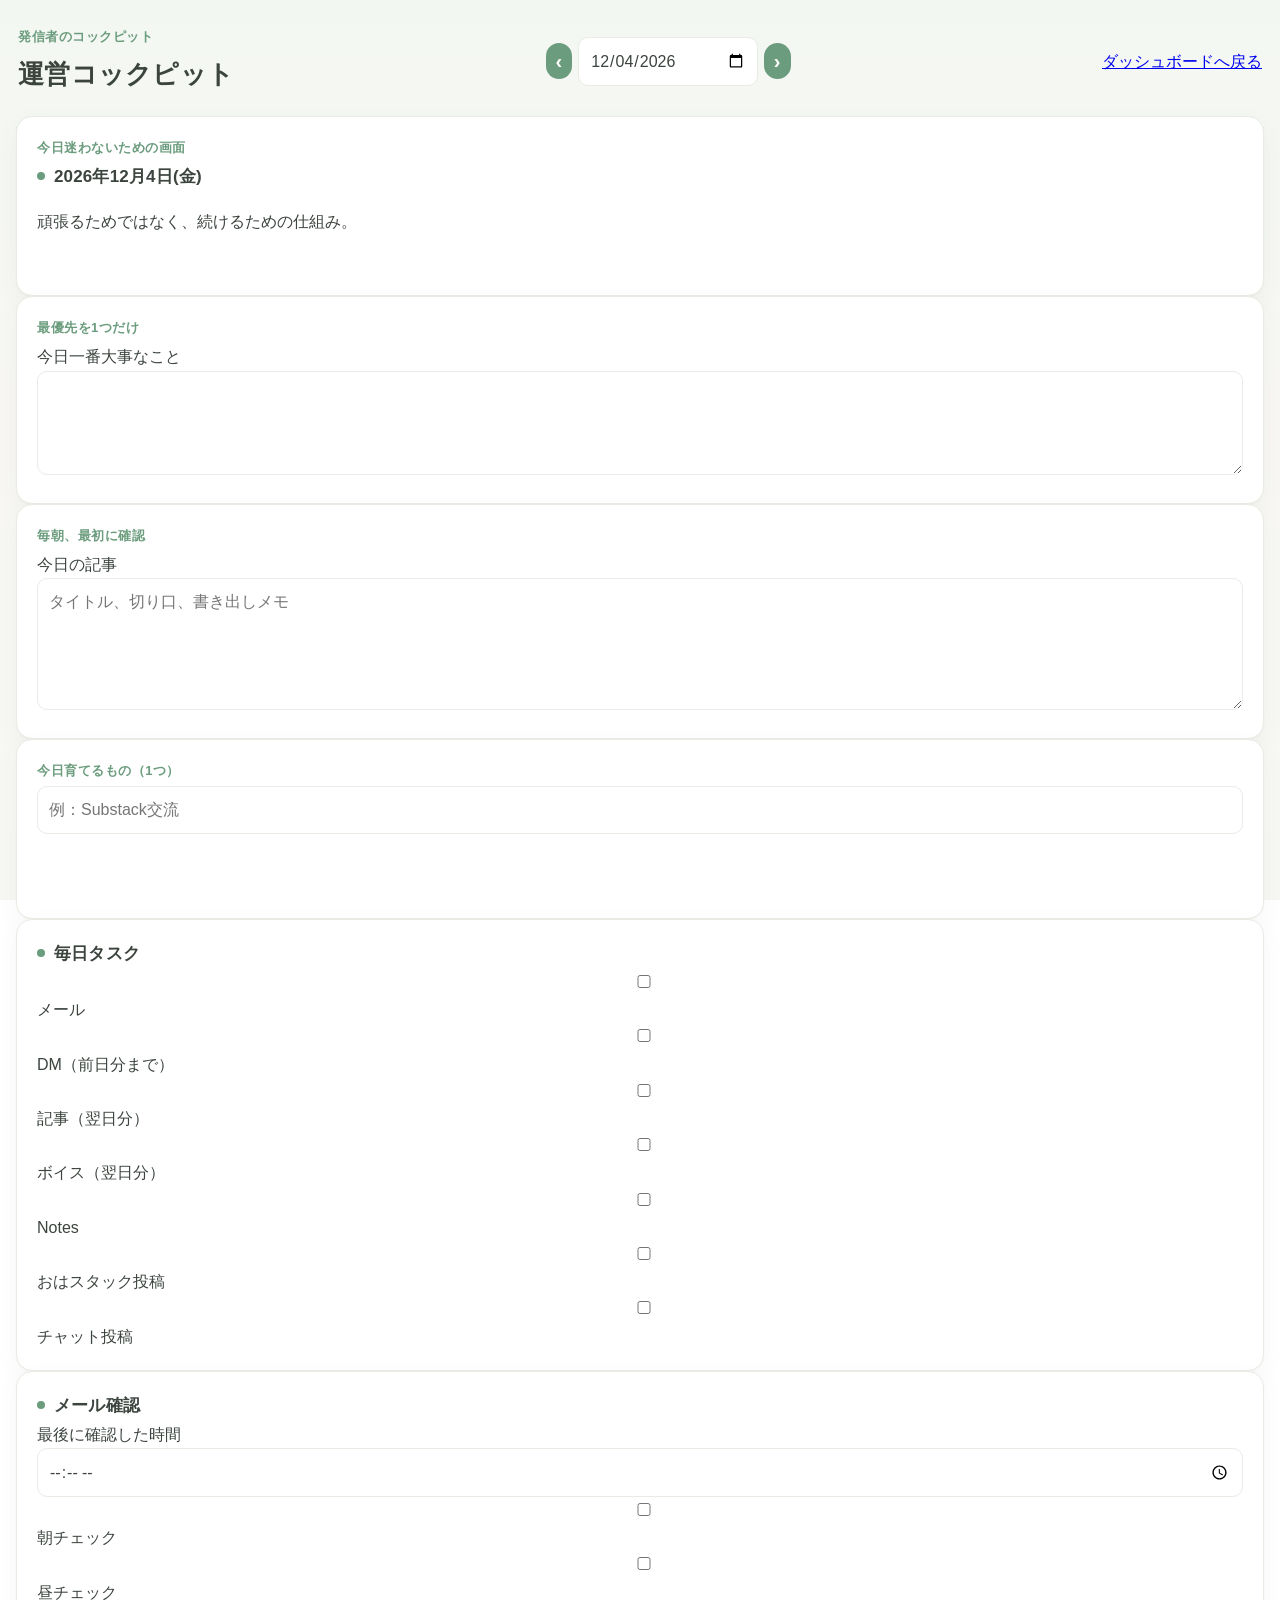
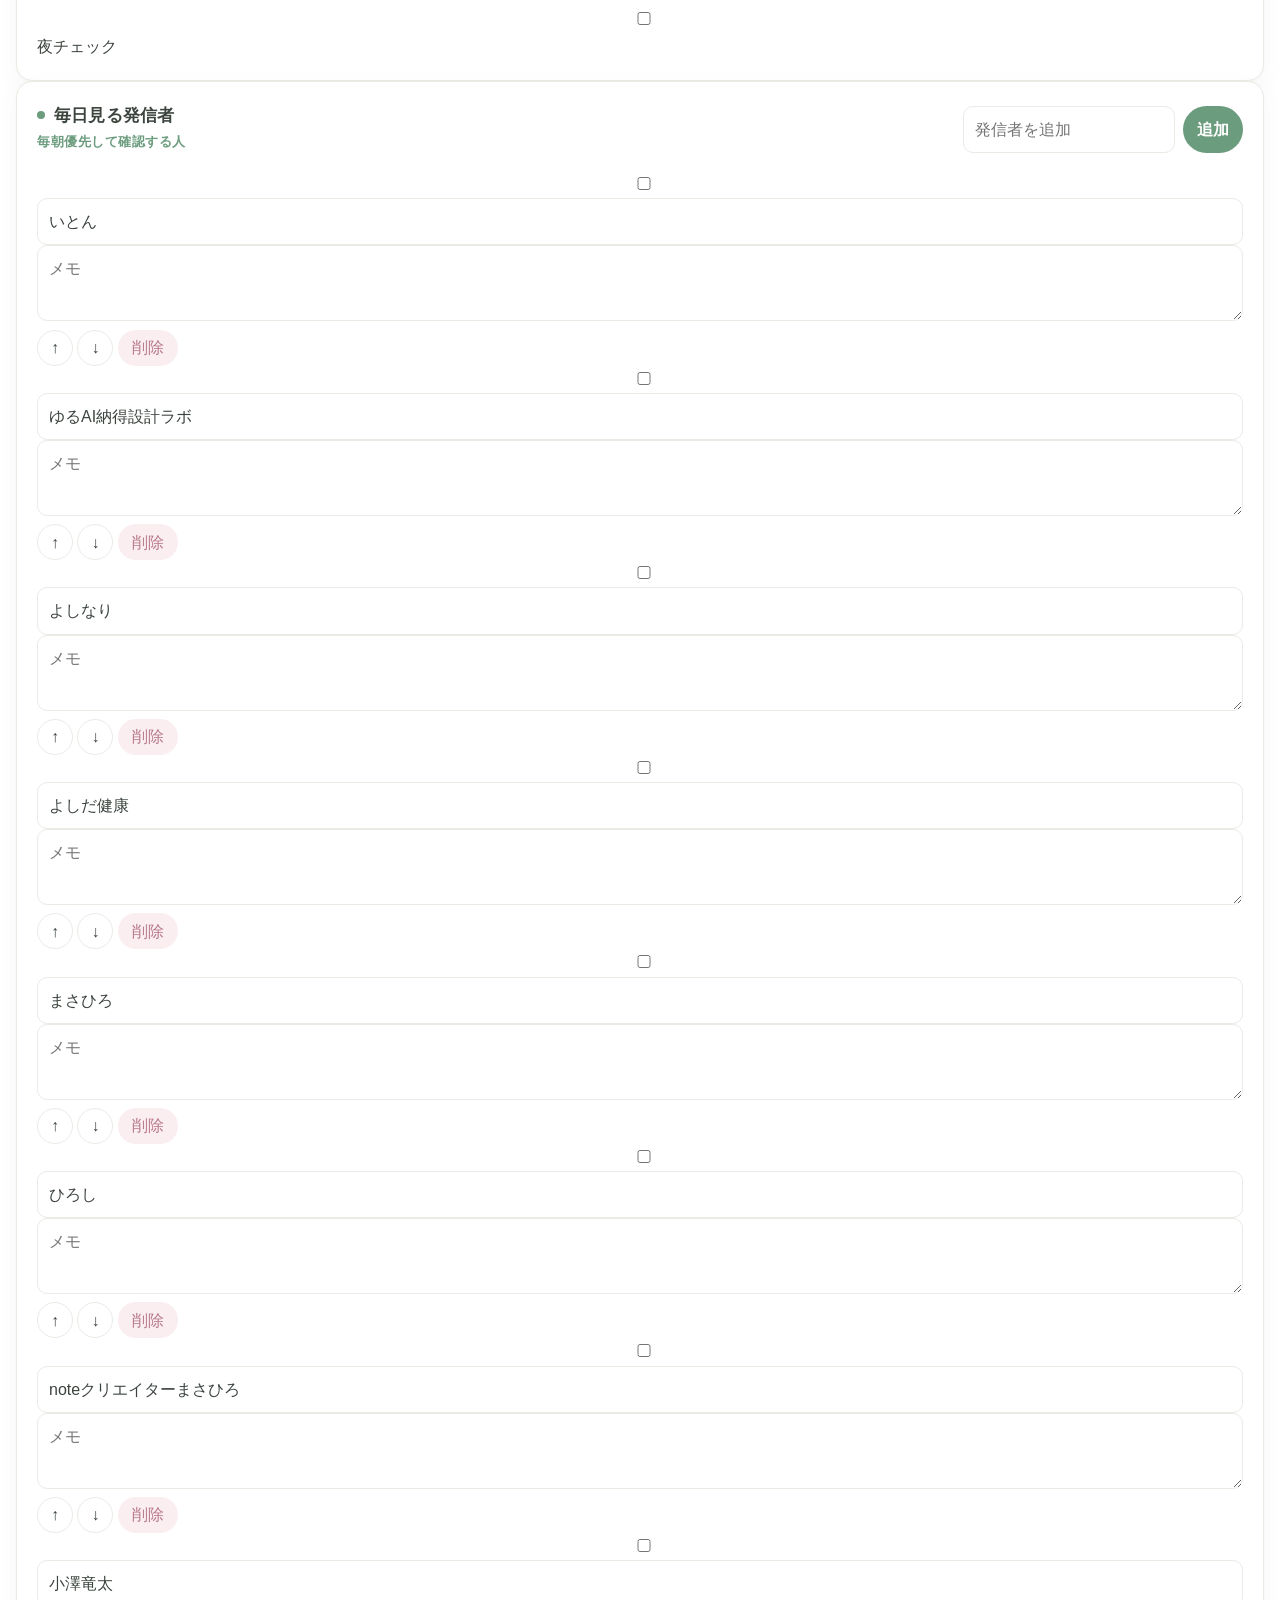
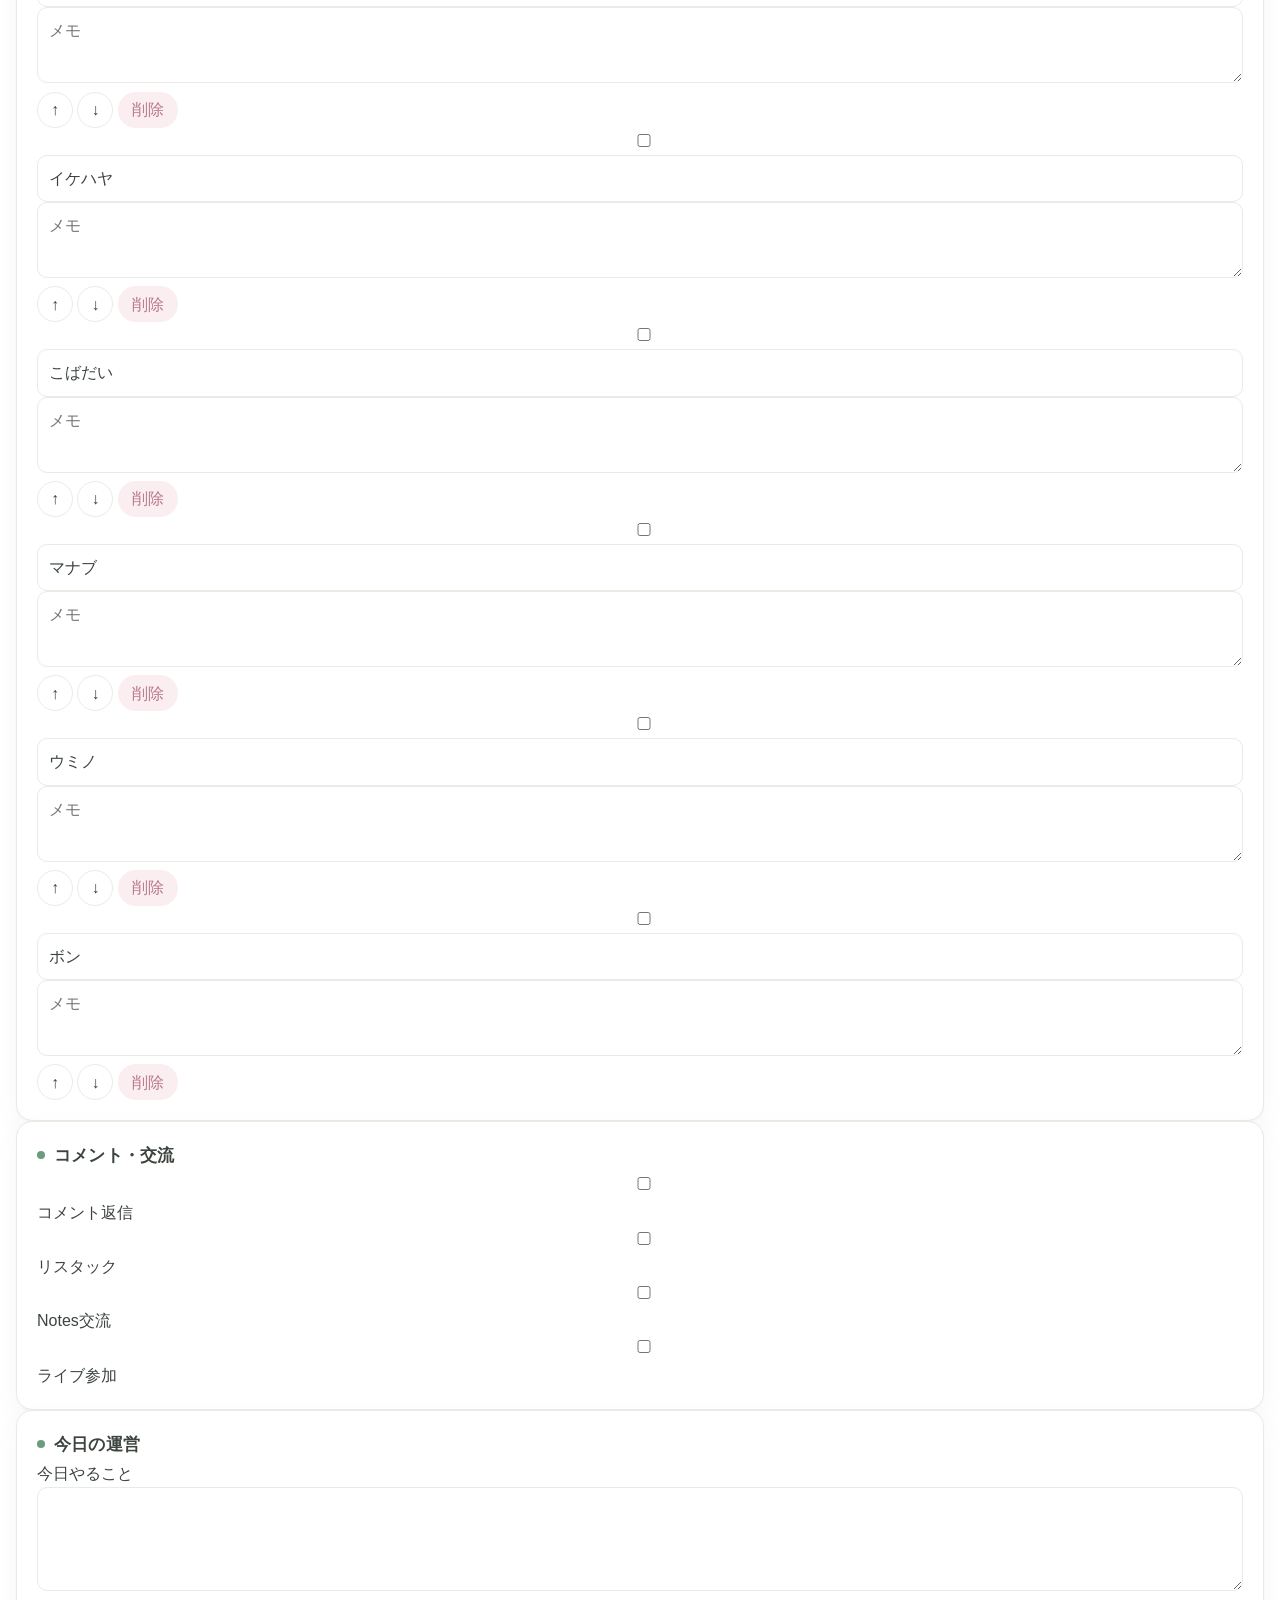
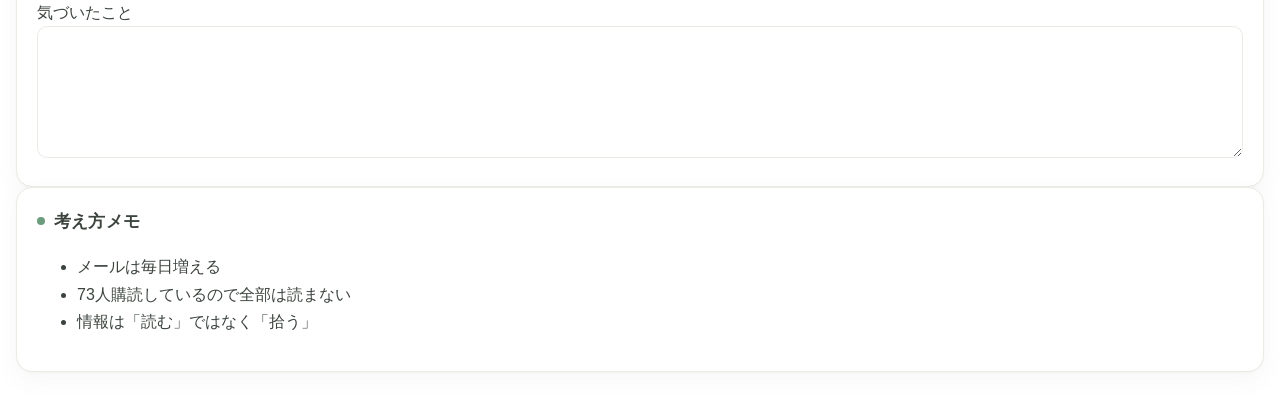
<file: cockpit.html>
<!doctype html>
<html lang="ja">
  <head>
    <meta charset="UTF-8" />
    <meta name="viewport" content="width=device-width, initial-scale=1.0" />
    <title>運営コックピット</title>
    <link rel="stylesheet" href="./styles.css" />
  </head>
  <body>
    <div class="app cockpit-app">
      <header class="topbar cockpit-topbar">
        <div>
          <p class="kicker">発信者のコックピット</p>
          <h1>運営コックピット</h1>
        </div>
        <div class="date-switcher">
          <button class="icon-button" id="prevDay" type="button" title="前日">‹</button>
          <input id="cockpitDate" type="date" />
          <button class="icon-button" id="nextDay" type="button" title="翌日">›</button>
        </div>
        <a class="nav-link" href="./index.html">ダッシュボードへ戻る</a>
      </header>

      <main class="cockpit-grid">
        <section class="panel cockpit-hero">
          <p class="kicker">今日迷わないための画面</p>
          <h2 id="cockpitDateLabel"></h2>
          <p>頑張るためではなく、続けるための仕組み。</p>
        </section>

        <section class="panel cockpit-priority">
          <p class="kicker">最優先を1つだけ</p>
          <label>今日一番大事なこと<textarea id="topPriority" rows="3"></textarea></label>
        </section>

        <section class="panel cockpit-article">
          <p class="kicker">毎朝、最初に確認</p>
          <label>今日の記事<textarea id="articleNote" rows="4" placeholder="タイトル、切り口、書き出しメモ"></textarea></label>
        </section>

        <section class="panel cockpit-growth">
          <p class="kicker">今日育てるもの（1つ）</p>
          <label><input id="growthTarget" type="text" placeholder="例：Substack交流" /></label>
        </section>

        <section class="panel">
          <h2>毎日タスク</h2>
          <div class="cockpit-checks" id="dailyChecks"></div>
        </section>

        <section class="panel cockpit-mail">
          <h2>メール確認</h2>
          <label>最後に確認した時間<input id="mailLastChecked" type="time" /></label>
          <div class="cockpit-checks" id="mailChecks"></div>
        </section>

        <section class="panel cockpit-creators">
          <div class="panel-heading">
            <div>
              <h2>毎日見る発信者</h2>
              <p class="kicker">毎朝優先して確認する人</p>
            </div>
            <form class="inline-form compact" id="creatorForm">
              <input id="creatorNameInput" type="text" placeholder="発信者を追加" aria-label="毎日見る発信者を追加" />
              <button type="submit">追加</button>
            </form>
          </div>
          <div class="creator-list" id="creatorList"></div>
        </section>

        <section class="panel cockpit-community">
          <h2>コメント・交流</h2>
          <div class="cockpit-checks" id="communityChecks"></div>
        </section>

        <section class="panel cockpit-today">
          <h2>今日の運営</h2>
          <label>今日やること<textarea id="todayFocus" rows="3"></textarea></label>
          <label>気づいたこと<textarea id="noticed" rows="4"></textarea></label>
        </section>

        <section class="panel cockpit-notes">
          <h2>考え方メモ</h2>
          <ul>
            <li>メールは毎日増える</li>
            <li>73人購読しているので全部は読まない</li>
            <li>情報は「読む」ではなく「拾う」</li>
          </ul>
        </section>
      </main>
    </div>

    <script src="./cockpit.js"></script>
  </body>
</html>
</file>
<file: styles.css>
:root {
  color-scheme: light;

  /* 白ベース＋淡いグリーン・ピンク、アクセントは優しいブルー */
  --bg: #f7f8f4;
  --panel: #ffffff;
  --text: #3c443e;
  --muted: #737e76;
  --line: #e9ece5;

  --green: #6b9c7d;
  --green-soft: #edf5ef;
  --green-line: #cfe3d5;

  --pink: #b8798a;
  --pink-soft: #faeef1;
  --pink-line: #f0d7dd;

  --blue: #6e9cbf;
  --blue-soft: #edf4f9;
  --blue-line: #cfe0ec;

  --yellow-soft: #fdf6e2;
  --yellow-line: #ecd9a4;
  --yellow-text: #96762c;

  --button: #6b9c7d;
  --button-text: #ffffff;

  --radius-card: 16px;
  --radius-item: 12px;
  --radius-input: 10px;
  --shadow-card: 0 1px 2px rgba(70, 90, 75, 0.04), 0 8px 24px rgba(70, 90, 75, 0.05);
}

* {
  box-sizing: border-box;
}

body {
  margin: 0;
  background: linear-gradient(180deg, #f3f7f2 0%, #f8f7f4 45%, var(--bg) 100%) fixed;
  color: var(--text);
  font-family:
    -apple-system, BlinkMacSystemFont, "Hiragino Sans", "Hiragino Kaku Gothic ProN",
    "Yu Gothic UI", "Segoe UI", Meiryo, sans-serif;
  line-height: 1.7;
}

button,
input,
textarea,
select {
  min-width: 0;
  font: inherit;
  color: inherit;
}

button {
  border: 0;
  cursor: pointer;
  transition: background-color 0.15s ease, border-color 0.15s ease, transform 0.08s ease, box-shadow 0.15s ease;
}

button:active {
  transform: scale(0.96);
}

button:focus-visible,
a:focus-visible {
  outline: 2px solid var(--blue);
  outline-offset: 2px;
}

.app {
  width: min(1480px, calc(100% - 32px));
  margin: 0 auto;
  padding: 20px 0 44px;
}

.topbar {
  display: flex;
  align-items: center;
  justify-content: space-between;
  gap: 16px;
  margin: 6px 2px 20px;
}

.kicker {
  margin: 0 0 4px;
  color: var(--green);
  font-size: 13px;
  font-weight: 600;
  letter-spacing: 0.04em;
}

h1,
h2 {
  margin: 0;
  letter-spacing: 0.01em;
}

h1 {
  font-size: 26px;
  font-weight: 700;
}

h2 {
  font-size: 17px;
  font-weight: 700;
}

/* パネル見出しの小さな飾り（探しやすさの目印） */
.panel h2::before {
  content: "";
  display: inline-block;
  width: 8px;
  height: 8px;
  margin-right: 9px;
  border-radius: 50%;
  background: var(--green);
  vertical-align: 2px;
}

.date-switcher {
  display: flex;
  align-items: center;
  gap: 6px;
}

.date-switcher input,
input,
textarea,
select {
  width: 100%;
  border: 1px solid var(--line);
  border-radius: var(--radius-input);
  background: #fff;
  color: var(--text);
  padding: 9px 11px;
  transition: border-color 0.15s ease, box-shadow 0.15s ease;
}

input:focus,
textarea:focus,
select:focus {
  border-color: var(--blue-line);
  box-shadow: 0 0 0 3px rgba(110, 156, 191, 0.14);
  outline: none;
}

textarea {
  resize: vertical;
  line-height: 1.75;
}

.icon-button,
.ghost-button,
.inline-form button,
.delete-button,
.move-button,
.priority-button {
  min-height: 36px;
  border-radius: 999px;
  padding: 0 14px;
  background: var(--button);
  color: var(--button-text);
  font-weight: 600;
}

.inline-form button:hover,
.later-form button:hover,
.icon-button:hover {
  background: #5f8e70;
}

.icon-button {
  width: 38px;
  padding: 0;
  font-size: 20px;
  line-height: 1;
}

.ghost-button,
.move-button,
.priority-button {
  border: 1px solid var(--line);
  background: #fff;
  color: var(--text);
  font-weight: 500;
}

.ghost-button:hover,
.move-button:hover,
.priority-button:hover {
  border-color: var(--green-line);
  background: var(--green-soft);
}

.move-button,
.priority-button {
  min-width: 36px;
  padding: 0;
}

.delete-button {
  background: var(--pink-soft);
  color: var(--pink);
  font-weight: 500;
}

.delete-button:hover {
  background: #f5dfe5;
}

.dashboard {
  display: grid;
  grid-template-columns: repeat(4, minmax(0, 1fr));
  grid-auto-flow: row dense;
  gap: 16px;
}

.dashboard > [hidden] {
  display: none !important;
}

.dashboard-page-nav {
  grid-column: 1 / -1;
  display: flex;
  align-items: center;
  gap: 8px;
  overflow-x: auto;
  border: 1px solid var(--line);
  border-radius: var(--radius-item);
  background: rgba(255, 255, 255, 0.82);
  padding: 8px;
  white-space: nowrap;
}

.dashboard-page-nav-title {
  flex: 0 0 auto;
  color: var(--muted);
  font-size: 12px;
  font-weight: 800;
}

.dashboard-page-nav a {
  flex: 0 0 auto;
  border: 1px solid var(--green-line);
  border-radius: 999px;
  background: rgba(255, 255, 255, 0.84);
  color: var(--text);
  padding: 6px 12px;
  font-size: 13px;
  font-weight: 700;
  line-height: 1.4;
  text-decoration: none;
}

.dashboard-page-nav a:hover {
  background: var(--green-soft);
}

#sns-posting,
#x-analysis-room,
#publishing-seed-candidates,
#publishing-seeds,
#publishing-experiment-lab,
#learning-asset-flow,
#reading-notes {
  scroll-margin-top: 18px;
}

.summary-panel {
}

.morning-guidance-panel {
}

.daily-focus-panel {
}

.dashboard-proposal-heading {
}

.brain-panel {
}

.dashboard-health-input-panel {
}

.dashboard-memory-input-panel {
}

.dashboard-task-panel {
}

.schedule-panel {
}

.dashboard-ai-analysis-panel {
}

.morning-guidance-panel {
  grid-column: 1 / -1;
  display: grid;
  gap: 6px;
  border: 1px solid var(--pink-line);
  border-radius: var(--radius-card);
  background: linear-gradient(135deg, #fff7f9, rgba(255, 255, 255, 0.96));
  box-shadow: var(--shadow-card);
  padding: 14px 16px;
}

.morning-guidance-panel span {
  color: var(--pink);
  font-size: 13px;
  font-weight: 800;
}

.morning-guidance-panel p {
  margin: 0;
  white-space: pre-line;
  color: var(--text);
  font-size: 17px;
  font-weight: 700;
  line-height: 1.65;
}

.explainable-guidance-panel {
  display: grid;
  gap: 8px;
  border-top: 1px solid var(--pink-line);
  padding-top: 8px;
}

.explainable-guidance-panel summary {
  width: fit-content;
  cursor: pointer;
  color: var(--pink);
  font-size: 13px;
  font-weight: 800;
}

.explainable-guidance-list {
  display: grid;
  gap: 6px;
  margin: 0;
  padding-left: 18px;
}

.explainable-guidance-list li {
  overflow-wrap: anywhere;
  color: var(--muted);
  font-size: 13px;
  line-height: 1.55;
}

.daily-focus-panel {
  grid-column: 1 / -1;
  display: grid;
  gap: 12px;
  border: 1px solid var(--green-line);
  border-radius: var(--radius-card);
  background:
    linear-gradient(135deg, rgba(237, 245, 239, 0.92), rgba(255, 255, 255, 0.96) 56%),
    var(--panel);
  box-shadow: var(--shadow-card);
  padding: 16px;
}

.daily-focus-heading {
  display: flex;
  align-items: end;
  justify-content: space-between;
  gap: 12px;
}

.daily-focus-heading span {
  color: var(--green);
  font-size: 15px;
  font-weight: 800;
}

.daily-focus-heading p {
  margin: 0;
  color: var(--muted);
  font-size: 13px;
  line-height: 1.5;
}

.daily-focus-grid {
  display: grid;
  grid-template-columns: repeat(4, minmax(0, 1fr));
  gap: 10px;
}

.daily-focus-card {
  display: grid;
  align-content: start;
  gap: 7px;
  min-height: 116px;
  border: 1px solid var(--line);
  border-radius: var(--radius-item);
  background: rgba(255, 255, 255, 0.86);
  padding: 13px;
}

.daily-focus-card span {
  color: var(--muted);
  font-size: 12px;
  font-weight: 800;
}

.daily-focus-card strong {
  overflow-wrap: anywhere;
  color: var(--text);
  font-size: 16px;
  line-height: 1.55;
}

.summary-panel,
.panel {
  border: 1px solid var(--line);
  border-radius: var(--radius-card);
  background: var(--panel);
  box-shadow: var(--shadow-card);
}

.summary-panel {
  grid-column: 1 / -1;
  display: grid;
  grid-template-columns: repeat(4, minmax(0, 1fr));
}

.summary-cell {
  min-height: 82px;
  padding: 15px 18px;
  border-right: 1px solid var(--line);
}

.summary-cell:last-child {
  border-right: 0;
}

.summary-cell span {
  display: block;
  margin-bottom: 6px;
  color: var(--muted);
  font-size: 12px;
}

.summary-cell strong {
  font-size: 22px;
  font-weight: 700;
  letter-spacing: 0.01em;
}

.progress-track {
  height: 8px;
  margin-top: 12px;
  overflow: hidden;
  border-radius: 999px;
  background: #eef2ec;
}

.progress-track div {
  width: 0;
  height: 100%;
  border-radius: 999px;
  background: linear-gradient(90deg, var(--green), #8fb9d3);
  transition: width 240ms ease;
}

.dashboard-section-heading {
  grid-column: 1 / -1;
  margin-top: 52px;
  border: 0;
  background: transparent;
  box-shadow: none;
  padding: 0 2px;
  scroll-margin-top: 18px;
}

.dashboard-section-heading span {
  display: block;
  color: var(--text);
  font-size: 18px;
  font-weight: 800;
}

.dashboard-proposal-heading {
  margin-top: 48px;
}

.health-analysis-details {
  display: grid;
  gap: 10px;
}

.health-analysis-details summary {
  display: flex;
  align-items: center;
  justify-content: space-between;
  gap: 10px;
  cursor: pointer;
  color: var(--text);
  font-weight: 800;
}

.health-analysis-details summary::-webkit-details-marker {
  display: none;
}

.health-analysis-details summary::before {
  content: "▸";
  color: var(--muted);
  font-size: 12px;
}

.health-analysis-details[open] summary::before {
  content: "▾";
}

.health-analysis-details summary span {
  flex: 1;
}

.health-analysis-details summary small {
  color: var(--muted);
  font-size: 12px;
  font-weight: 600;
}

.health-analysis-body {
  display: grid;
  gap: 10px;
  padding-top: 10px;
}

.welcome-home-panel {
  display: grid;
  gap: 14px;
  border-color: var(--pink-line);
  background:
    linear-gradient(135deg, rgba(255, 247, 249, 0.95), rgba(255, 255, 255, 0.92) 46%),
    var(--panel);
  padding: 16px;
}

.welcome-home-layout {
  display: grid;
  grid-template-columns: 1fr;
  gap: 12px;
}

.sleep-summary-panel,
.after-ten-mode-panel {
  display: grid;
  gap: 12px;
}

.sleep-summary-grid {
  display: grid;
  gap: 10px;
  grid-template-columns: repeat(4, minmax(0, 1fr));
}

.sleep-summary-grid div {
  display: grid;
  gap: 5px;
  min-height: 78px;
  border: 1px solid var(--line);
  border-radius: var(--radius-item);
  background: #fff;
  padding: 12px;
}

.sleep-summary-grid span,
.after-ten-mode-options label,
.after-ten-mode-step-label span {
  color: var(--muted);
  font-size: 12px;
  font-weight: 700;
}

.sleep-summary-grid strong {
  overflow-wrap: anywhere;
  color: var(--text);
  font-size: 15px;
  line-height: 1.45;
}

.after-ten-mode-options {
  display: grid;
  gap: 8px;
}

.after-ten-mode-options label {
  display: grid;
  grid-template-columns: 22px minmax(0, 1fr) auto;
  align-items: center;
  gap: 10px;
  min-height: 44px;
  border: 1px solid var(--line);
  border-radius: var(--radius-item);
  background: #fff;
  color: var(--text);
  padding: 8px 10px;
  white-space: normal;
  writing-mode: horizontal-tb;
}

.after-ten-mode-options input {
  width: 18px;
  height: 18px;
}

.after-ten-mode-options span {
  display: grid;
  gap: 3px;
  min-width: 0;
  overflow-wrap: anywhere;
}

.after-ten-mode-options span strong {
  color: var(--text);
  font-size: 14px;
  line-height: 1.35;
}

.after-ten-mode-options span small {
  color: var(--muted);
  font-size: 11px;
  font-weight: 600;
  line-height: 1.45;
}

.after-ten-mode-delete {
  min-height: 32px;
  border-color: var(--pink-line);
  background: #fff4f7;
  color: var(--pink);
  font-size: 12px;
  font-weight: 800;
  white-space: nowrap;
}

.after-ten-mode-step-label {
  display: grid;
  gap: 6px;
}

.after-ten-mode-step-label textarea {
  width: 100%;
  resize: vertical;
}

.after-ten-mode-add-form {
  display: grid;
  grid-template-columns: minmax(0, 1fr) auto;
  gap: 8px;
  align-items: center;
}

.after-ten-mode-add-form input {
  min-width: 0;
}

.after-ten-mode-add-form button {
  min-height: 42px;
  white-space: nowrap;
}

.welcome-weather-card,
.welcome-reunion-card {
  display: grid;
  align-content: start;
  gap: 10px;
  border: 1px solid var(--line);
  border-radius: var(--radius-item);
  background: rgba(255, 255, 255, 0.9);
  padding: 14px;
}

.welcome-weather-options {
  display: grid;
  grid-template-columns: repeat(3, minmax(0, 1fr));
  gap: 8px;
}

.welcome-weather-options button {
  min-height: 44px;
  border: 1px solid var(--line);
  border-radius: var(--radius-item);
  background: rgba(255, 255, 255, 0.92);
  color: var(--text);
  font: inherit;
  font-size: 14px;
  font-weight: 800;
  cursor: pointer;
}

.welcome-weather-options button:hover,
.welcome-weather-options button[aria-pressed="true"] {
  border-color: var(--pink-line);
  background: #fff4f7;
  color: var(--pink);
}

.welcome-reunion-list {
  display: grid;
  gap: 8px;
}

.welcome-reunion-item {
  display: grid;
  gap: 4px;
  border-left: 3px solid var(--green-line);
  background: rgba(247, 250, 248, 0.84);
  padding: 9px 10px;
}

.welcome-reunion-item strong {
  overflow-wrap: anywhere;
  color: var(--text);
  font-size: 14px;
  line-height: 1.45;
}

.welcome-reunion-item span {
  color: var(--muted);
  font-size: 12px;
  font-weight: 700;
}

.brain-panel {
  grid-column: 1 / -1;
  position: relative;
  overflow: hidden;
  border-color: var(--green-line);
  background:
    linear-gradient(135deg, rgba(237, 245, 239, 0.95), rgba(255, 255, 255, 0.88) 42%),
    var(--panel);
}

.brain-panel::after {
  position: absolute;
  top: 18px;
  right: 20px;
  content: "試作";
  border: 1px solid rgba(168, 196, 176, 0.58);
  border-radius: 999px;
  background: rgba(255, 255, 255, 0.72);
  color: rgba(71, 114, 90, 0.62);
  padding: 4px 11px;
  font-size: 12px;
  font-weight: 700;
}

.brain-layout {
  display: grid;
  grid-template-columns: 1.25fr repeat(2, minmax(0, 1fr));
  gap: 12px;
}

.brain-section-heading {
  grid-column: 1 / -1;
  display: grid;
  gap: 2px;
  border-left: 4px solid rgba(111, 146, 121, 0.42);
  border-radius: 0 8px 8px 0;
  background: rgba(246, 250, 247, 0.78);
  padding: 8px 10px;
}

.brain-section-heading span {
  color: var(--text);
  font-size: 13px;
  font-weight: 800;
}

.brain-section-heading small {
  color: var(--muted);
  font-size: 12px;
  line-height: 1.45;
}

.brain-section-heading + .brain-section-heading,
.brain-section-heading:has(+ .developer-state-panel) {
  border-left-color: rgba(174, 180, 186, 0.55);
  background: rgba(248, 249, 250, 0.62);
}

.brain-card {
  display: grid;
  align-content: start;
  gap: 8px;
  min-height: 132px;
  border: 1px solid var(--line);
  border-radius: var(--radius-item);
  background: rgba(255, 255, 255, 0.92);
  padding: 14px 15px;
}

.brain-card.priority-card {
  border-color: var(--green-line);
  background: var(--green-soft);
}

.brain-card.reason-card {
  border-color: rgba(181, 202, 214, 0.72);
  background: rgba(250, 253, 255, 0.84);
}

.brain-card.recommendation-card {
  grid-column: span 2;
  border-color: #f0c9d5;
  background: linear-gradient(135deg, #fff7f9, #ffffff 72%);
  padding: 16px 17px;
}

.brain-label {
  color: var(--muted);
  font-size: 12px;
  font-weight: 700;
}

.brain-card strong {
  overflow-wrap: anywhere;
  font-size: 18px;
  line-height: 1.45;
}

.brain-card p {
  margin: 0;
  color: var(--muted);
  font-size: 13px;
}

.brain-card .brain-action-text {
  color: #8a4c61;
  font-weight: 700;
}

.brain-card .brain-adaptive-note {
  border-left: 3px solid var(--green-line);
  background: rgba(242, 250, 246, 0.84);
  color: var(--muted);
  padding: 8px 10px;
  font-size: 12px;
  line-height: 1.55;
}

.health-aware-recommendation-panel {
  display: grid;
  gap: 8px;
  border: 1px solid #e6dfea;
  border-radius: 8px;
  background: rgba(255, 255, 255, 0.72);
  padding: 10px;
}

.health-aware-recommendation-panel summary {
  cursor: pointer;
  border-radius: 7px;
  background: rgba(250, 246, 252, 0.72);
  color: var(--text);
  padding: 7px 8px;
  font-size: 12px;
  font-weight: 800;
}

.health-aware-recommendation-grid {
  display: grid;
  gap: 7px;
  grid-template-columns: repeat(2, minmax(0, 1fr));
}

.health-aware-recommendation-grid div {
  display: grid;
  gap: 4px;
  min-width: 0;
}

.health-aware-recommendation-grid span {
  color: var(--muted);
  font-size: 12px;
  font-weight: 700;
}

.health-aware-recommendation-grid p {
  overflow-wrap: anywhere;
  color: var(--text);
  font-size: 12px;
  line-height: 1.45;
}

.explain-layer-panel {
  display: grid;
  gap: 9px;
  margin-top: 2px;
}

.explain-layer-toggle {
  width: fit-content;
  min-height: 34px;
  border: 1px solid #d9dfe8;
  border-radius: 8px;
  background: #ffffff;
  color: var(--text);
  cursor: pointer;
  font: inherit;
  font-size: 13px;
  font-weight: 700;
  padding: 6px 11px;
}

.explain-layer-toggle:hover {
  background: #f6f8fb;
}

.explain-layer-body {
  display: grid;
  gap: 10px;
  border: 1px solid #e7edf4;
  border-radius: 8px;
  background: rgba(255, 255, 255, 0.76);
  padding: 11px;
}

.explain-layer-body[hidden] {
  display: none;
}

.explain-layer-grid {
  display: grid;
  grid-template-columns: repeat(2, minmax(0, 1fr));
  gap: 10px;
}

.explain-layer-grid section {
  display: grid;
  align-content: start;
  gap: 5px;
  min-width: 0;
}

.explain-layer-grid h3 {
  margin: 0;
  color: var(--muted);
  font-size: 12px;
}

.explain-layer-grid p {
  color: var(--text);
  font-size: 13px;
  line-height: 1.55;
}

.explain-layer-wide {
  grid-column: 1 / -1;
}

.first-agent-panel {
  display: grid;
  gap: 9px;
  margin-top: 4px;
  border-top: 1px solid #f3dce4;
  padding-top: 10px;
}

.first-agent-actions {
  display: grid;
  grid-template-columns: repeat(2, minmax(0, 1fr));
  gap: 8px;
}

.first-agent-actions button {
  min-height: 38px;
  border: 1px solid #f0c9d5;
  border-radius: 8px;
  background: #fff;
  color: var(--text);
  cursor: pointer;
  font: inherit;
  font-size: 13px;
  font-weight: 700;
}

.first-agent-actions button:hover {
  background: #fff2f6;
}

.first-agent-actions button.active {
  border-color: var(--green-line);
  background: var(--green-soft);
  color: var(--green);
}

.first-agent-response {
  border-radius: 8px;
  background: #fff2f6;
  color: #8a4c61;
  padding: 9px 10px;
  font-weight: 700;
}

.learning-feedback-panel {
  display: grid;
  gap: 9px;
  margin-top: 4px;
  border-top: 1px solid #e7edf4;
  padding-top: 10px;
}

.learning-feedback-actions {
  display: grid;
  grid-template-columns: repeat(2, minmax(0, 1fr));
  gap: 8px;
}

.learning-feedback-actions button {
  min-height: 38px;
  border: 1px solid #d9dfe8;
  border-radius: 8px;
  background: #fff;
  color: var(--text);
  cursor: pointer;
  font: inherit;
  font-size: 13px;
  font-weight: 700;
}

.learning-feedback-actions button:hover,
.learning-feedback-actions button.active {
  border-color: var(--green-line);
  background: var(--green-soft);
  color: var(--green);
}

.learning-feedback-panel textarea {
  min-height: 74px;
  resize: vertical;
}

.brain-decision-details {
  display: grid;
  gap: 8px;
  border: 1px solid #e7edf4;
  border-radius: 8px;
  background: rgba(255, 255, 255, 0.76);
  padding: 9px 10px;
}

.brain-decision-details summary {
  cursor: pointer;
  color: var(--text);
  font-size: 12px;
  font-weight: 800;
}

.brain-decision-details span,
.brain-source-note {
  color: var(--muted);
  font-size: 12px;
  font-weight: 700;
}

.brain-decision-details p,
.brain-source-note {
  margin: 0;
  line-height: 1.55;
}

.brain-decision-details .brain-list {
  margin-top: 3px;
}

.brain-card .learning-feedback-status {
  color: var(--muted);
  font-size: 12px;
}

.developer-state-panel {
  display: grid;
  margin-top: 10px;
  border: 1px dashed #cbd7e5;
  border-radius: 8px;
  background: rgba(246, 249, 252, 0.72);
}

.developer-state-panel summary {
  display: flex;
  align-items: center;
  justify-content: space-between;
  gap: 12px;
  min-height: 42px;
  padding: 9px 11px;
  cursor: pointer;
  color: var(--text);
  font-size: 13px;
  font-weight: 800;
  list-style: none;
}

.developer-state-panel summary::-webkit-details-marker {
  display: none;
}

.developer-state-panel summary::before {
  content: "▶";
  color: var(--muted);
  font-size: 12px;
}

.developer-state-panel[open] summary::before {
  content: "▼";
}

.developer-state-panel summary span {
  flex: 1;
}

.developer-state-panel summary small {
  color: var(--muted);
  font-size: 12px;
  font-weight: 700;
  text-align: right;
}

.developer-state-body {
  display: grid;
  gap: 10px;
  border-top: 1px solid #e3eaf2;
  padding: 10px;
}

.learning-summary-panel {
  display: grid;
  gap: 9px;
  margin-top: 4px;
  border-top: 1px solid #e7edf4;
  padding-top: 10px;
}

.learning-summary-grid {
  display: grid;
  grid-template-columns: repeat(4, minmax(0, 1fr));
  gap: 8px;
}

.learning-summary-grid div {
  display: grid;
  gap: 4px;
  min-height: 58px;
  border: 1px solid #e7edf4;
  border-radius: 8px;
  background: rgba(255, 255, 255, 0.76);
  padding: 8px;
}

.learning-summary-grid span {
  color: var(--muted);
  font-size: 12px;
  font-weight: 700;
}

.learning-summary-grid strong {
  overflow-wrap: anywhere;
  font-size: 15px;
}

.learning-hint-panel {
  display: grid;
  gap: 8px;
  margin-top: 4px;
  border-top: 1px solid #e7edf4;
  padding-top: 10px;
}

.brain-card .learning-hint-panel p {
  border: 1px solid var(--green-line);
  border-radius: 8px;
  background: var(--green-soft);
  color: var(--text);
  padding: 10px;
  line-height: 1.6;
}

.learning-hint-meta {
  display: flex;
  flex-wrap: wrap;
  gap: 8px;
  color: var(--muted);
  font-size: 12px;
}

.learning-hint-meta span {
  border: 1px solid #e7edf4;
  border-radius: 999px;
  background: #fff;
  padding: 5px 8px;
}

.learning-confidence-panel {
  display: grid;
  gap: 8px;
  margin-top: 4px;
  border-top: 1px solid #e7edf4;
  padding-top: 10px;
}

.adaptive-guidance-panel {
  display: grid;
  gap: 8px;
  margin-top: 4px;
  border-top: 1px solid #e7edf4;
  padding-top: 10px;
}

.context-summary-panel {
  display: grid;
  gap: 8px;
  margin-top: 4px;
  border-top: 1px solid #e7edf4;
  padding-top: 10px;
}

.context-summary-panel h4 {
  margin: 0;
  color: var(--text);
  font-size: 13px;
}

.context-summary-panel p {
  margin: 0;
  white-space: pre-line;
  color: var(--text);
  font-size: 13px;
  line-height: 1.55;
}

.reflection-layer-panel {
  display: grid;
  gap: 8px;
  margin-top: 4px;
  border-top: 1px solid #e7edf4;
  padding-top: 10px;
}

.reflection-layer-panel h4 {
  margin: 0;
  color: var(--text);
  font-size: 13px;
}

.reflection-layer-list {
  display: grid;
  gap: 7px;
  margin: 0;
  padding-left: 18px;
}

.reflection-layer-list li {
  overflow-wrap: anywhere;
  color: var(--text);
  font-size: 13px;
  line-height: 1.55;
}

.reflection-tomorrow-note {
  display: grid;
  gap: 5px;
  border: 1px solid #e7edf4;
  border-radius: 8px;
  background: rgba(255, 255, 255, 0.76);
  padding: 9px 10px;
}

.reflection-tomorrow-note span {
  color: var(--muted);
  font-size: 12px;
  font-weight: 800;
}

.reflection-tomorrow-note p {
  margin: 0;
  white-space: pre-line;
  color: var(--text);
  font-size: 13px;
  line-height: 1.55;
}

.conversation-timeline-panel {
  display: grid;
  gap: 8px;
  margin-top: 4px;
  border-top: 1px solid #e7edf4;
  padding-top: 10px;
}

.conversation-timeline-panel h4 {
  margin: 0;
  color: var(--text);
  font-size: 13px;
}

.conversation-timeline-list {
  display: grid;
  gap: 7px;
  margin: 0;
  padding-left: 18px;
}

.conversation-timeline-list li {
  overflow-wrap: anywhere;
  color: var(--text);
  font-size: 13px;
  line-height: 1.55;
}

.learning-confidence-grid {
  display: grid;
  grid-template-columns: repeat(2, minmax(0, 1fr));
  gap: 8px;
}

.adaptive-guidance-grid {
  display: grid;
  grid-template-columns: repeat(4, minmax(0, 1fr));
  gap: 8px;
}

.context-summary-grid {
  display: grid;
  grid-template-columns: repeat(2, minmax(0, 1fr));
  gap: 8px;
}

.learning-confidence-grid div {
  display: grid;
  gap: 4px;
  border: 1px solid #e7edf4;
  border-radius: 8px;
  background: rgba(255, 255, 255, 0.76);
  padding: 8px;
}

.adaptive-guidance-grid div {
  display: grid;
  gap: 4px;
  border: 1px solid #e7edf4;
  border-radius: 8px;
  background: rgba(255, 255, 255, 0.76);
  padding: 8px;
}

.context-summary-grid div {
  display: grid;
  gap: 4px;
  border: 1px solid #e7edf4;
  border-radius: 8px;
  background: rgba(255, 255, 255, 0.76);
  padding: 8px;
}

.learning-confidence-grid span,
.learning-confidence-panel small,
.adaptive-guidance-grid span,
.adaptive-guidance-panel small,
.context-summary-grid span {
  color: var(--muted);
  font-size: 12px;
  font-weight: 700;
}

.learning-confidence-grid strong,
.adaptive-guidance-grid strong,
.context-summary-grid strong {
  font-size: 15px;
}

.brain-card .learning-confidence-panel p,
.brain-card .adaptive-guidance-panel p {
  color: var(--muted);
  line-height: 1.55;
}

.memory-layer-panel {
  display: grid;
  gap: 10px;
  margin-top: 4px;
  border-top: 1px solid #e7edf4;
  padding-top: 10px;
}

.memory-layer-panel section {
  display: grid;
  gap: 6px;
}

.memory-layer-panel h3 {
  margin: 0;
  color: var(--muted);
  font-size: 12px;
}

.project-memory-list {
  display: grid;
  gap: 7px;
  margin: 0;
  padding: 0;
}

.project-memory-item {
  display: grid;
  gap: 3px;
  border: 1px solid #e7edf4;
  border-radius: 8px;
  background: rgba(255, 255, 255, 0.76);
  padding: 8px 9px;
}

.project-memory-item strong {
  color: var(--text);
  font-size: 13px;
}

.project-memory-item span {
  color: var(--muted);
  font-size: 12px;
  line-height: 1.5;
}

.memory-consolidation-panel {
  border-top: 1px solid #e7edf4;
  padding-top: 8px;
}

.brain-memory-context-panel {
  border-top: 1px solid #e7edf4;
  padding-top: 8px;
}

.conversation-context-panel {
  border-top: 1px solid #e7edf4;
  padding-top: 8px;
}

.health-aware-conversation-panel {
  border-top: 1px solid #e7edf4;
  padding-top: 8px;
}

.reply-plan-panel {
  border-top: 1px solid #e7edf4;
  padding-top: 8px;
}

.generated-reply-panel {
  border-top: 1px solid #e7edf4;
  padding-top: 8px;
}

.daily-action-mount .generated-reply-panel {
  display: grid;
  gap: 9px;
  margin-top: 4px;
  border: 1px solid #f0c9d5;
  border-radius: 8px;
  background: rgba(255, 255, 255, 0.78);
  padding: 11px;
}

.brain-memory-context-grid {
  display: grid;
  gap: 7px;
}

.conversation-context-grid {
  display: grid;
  gap: 7px;
}

.health-aware-conversation-grid {
  display: grid;
  gap: 7px;
}

.reply-plan-grid {
  display: grid;
  gap: 7px;
}

.brain-memory-context-grid div {
  display: grid;
  gap: 5px;
  border: 1px solid #e7edf4;
  border-radius: 8px;
  background: rgba(255, 255, 255, 0.76);
  padding: 8px 9px;
}

.conversation-context-grid div {
  display: grid;
  gap: 5px;
  border: 1px solid #e7edf4;
  border-radius: 8px;
  background: rgba(255, 255, 255, 0.76);
  padding: 8px 9px;
}

.health-aware-conversation-grid div {
  display: grid;
  gap: 5px;
  border: 1px solid #e7edf4;
  border-radius: 8px;
  background: rgba(255, 255, 255, 0.76);
  padding: 8px 9px;
}

.reply-plan-grid div {
  display: grid;
  gap: 5px;
  border: 1px solid #e7edf4;
  border-radius: 8px;
  background: rgba(255, 255, 255, 0.76);
  padding: 8px 9px;
}

.brain-memory-context-grid span {
  color: var(--muted);
  font-size: 12px;
  font-weight: 700;
}

.conversation-context-grid span {
  color: var(--muted);
  font-size: 12px;
  font-weight: 700;
}

.health-aware-conversation-grid span {
  color: var(--muted);
  font-size: 12px;
  font-weight: 700;
}

.reply-plan-grid span {
  color: var(--muted);
  font-size: 12px;
  font-weight: 700;
}

.brain-memory-context-grid strong {
  color: var(--text);
  font-size: 14px;
}

.conversation-context-grid strong {
  overflow-wrap: anywhere;
  color: var(--text);
  font-size: 14px;
}

.health-aware-conversation-grid p {
  overflow-wrap: anywhere;
  color: var(--text);
  font-size: 13px;
  line-height: 1.55;
}

.reply-plan-grid p {
  overflow-wrap: anywhere;
  color: var(--text);
  font-size: 13px;
  line-height: 1.55;
}

.generated-reply-panel p {
  margin: 0;
  white-space: pre-line;
  border: 1px solid #e7edf4;
  border-radius: 8px;
  background: rgba(255, 255, 255, 0.76);
  color: var(--text);
  padding: 10px;
  font-size: 13px;
  line-height: 1.65;
}

.personality-profile-panel {
  display: grid;
  gap: 7px;
  margin-top: 10px;
  border-top: 1px solid #e7edf4;
  padding-top: 10px;
}

.personality-profile-panel h4 {
  margin: 0;
  color: var(--text);
  font-size: 13px;
}

.personality-profile-grid {
  display: grid;
  gap: 7px;
}

.personality-profile-grid div {
  display: grid;
  gap: 5px;
  border: 1px solid #e7edf4;
  border-radius: 8px;
  background: rgba(255, 255, 255, 0.76);
  padding: 8px 9px;
}

.personality-profile-grid span {
  color: var(--muted);
  font-size: 12px;
  font-weight: 700;
}

.personality-profile-grid p {
  margin: 0;
  overflow-wrap: anywhere;
  color: var(--text);
  font-size: 13px;
  line-height: 1.55;
}

.relationship-profile-panel {
  display: grid;
  gap: 7px;
  margin-top: 10px;
  border-top: 1px solid #e7edf4;
  padding-top: 10px;
}

.relationship-profile-panel h4 {
  margin: 0;
  color: var(--text);
  font-size: 13px;
}

.relationship-profile-grid {
  display: grid;
  gap: 7px;
}

.relationship-profile-grid div {
  display: grid;
  gap: 5px;
  border: 1px solid #e7edf4;
  border-radius: 8px;
  background: rgba(255, 255, 255, 0.76);
  padding: 8px 9px;
}

.relationship-profile-grid span {
  color: var(--muted);
  font-size: 12px;
  font-weight: 700;
}

.relationship-profile-grid p {
  margin: 0;
  overflow-wrap: anywhere;
  color: var(--text);
  font-size: 13px;
  line-height: 1.55;
}

.emotional-resonance-panel {
  display: grid;
  gap: 7px;
  margin-top: 10px;
  border-top: 1px solid #e7edf4;
  padding-top: 10px;
}

.emotional-resonance-panel h4 {
  margin: 0;
  color: var(--text);
  font-size: 13px;
}

.emotional-resonance-grid {
  display: grid;
  gap: 7px;
}

.emotional-resonance-grid div {
  display: grid;
  gap: 5px;
  border: 1px solid #e7edf4;
  border-radius: 8px;
  background: rgba(255, 255, 255, 0.76);
  padding: 8px 9px;
}

.emotional-resonance-grid span {
  color: var(--muted);
  font-size: 12px;
  font-weight: 700;
}

.emotional-resonance-grid p {
  margin: 0;
  overflow-wrap: anywhere;
  color: var(--text);
  font-size: 13px;
  line-height: 1.55;
}

.identity-profile-panel {
  display: grid;
  gap: 7px;
  margin-top: 10px;
  border-top: 1px solid #e7edf4;
  padding-top: 10px;
}

.identity-profile-panel h4 {
  margin: 0;
  color: var(--text);
  font-size: 13px;
}

.identity-profile-grid {
  display: grid;
  gap: 7px;
}

.identity-profile-grid div {
  display: grid;
  gap: 5px;
  border: 1px solid #e7edf4;
  border-radius: 8px;
  background: rgba(255, 255, 255, 0.76);
  padding: 8px 9px;
}

.identity-profile-grid span {
  color: var(--muted);
  font-size: 12px;
  font-weight: 700;
}

.identity-profile-grid p {
  margin: 0;
  overflow-wrap: anywhere;
  color: var(--text);
  font-size: 13px;
  line-height: 1.55;
}

.goal-state-panel {
  display: grid;
  gap: 7px;
  margin-top: 10px;
  border-top: 1px solid #e7edf4;
  padding-top: 10px;
}

.goal-state-panel h4 {
  margin: 0;
  color: var(--text);
  font-size: 13px;
}

.goal-state-grid {
  display: grid;
  gap: 7px;
}

.goal-state-grid div {
  display: grid;
  gap: 5px;
  border: 1px solid #e7edf4;
  border-radius: 8px;
  background: rgba(255, 255, 255, 0.76);
  padding: 8px 9px;
}

.goal-state-grid span {
  color: var(--muted);
  font-size: 12px;
  font-weight: 700;
}

.goal-state-grid p {
  margin: 0;
  overflow-wrap: anywhere;
  color: var(--text);
  font-size: 13px;
  line-height: 1.55;
}

.priority-state-panel {
  display: grid;
  gap: 7px;
  margin-top: 10px;
  border-top: 1px solid #e7edf4;
  padding-top: 10px;
}

.priority-state-panel h4 {
  margin: 0;
  color: var(--text);
  font-size: 13px;
}

.priority-state-grid {
  display: grid;
  gap: 7px;
}

.priority-state-grid div {
  display: grid;
  gap: 5px;
  border: 1px solid #e7edf4;
  border-radius: 8px;
  background: rgba(255, 255, 255, 0.76);
  padding: 8px 9px;
}

.priority-state-grid span {
  color: var(--muted);
  font-size: 12px;
  font-weight: 700;
}

.priority-state-grid p {
  margin: 0;
  overflow-wrap: anywhere;
  color: var(--text);
  font-size: 13px;
  line-height: 1.55;
}

.decision-state-panel {
  display: grid;
  gap: 7px;
  margin-top: 10px;
  border-top: 1px solid #e7edf4;
  padding-top: 10px;
}

.decision-state-panel h4 {
  margin: 0;
  color: var(--text);
  font-size: 13px;
}

.decision-state-grid {
  display: grid;
  gap: 7px;
}

.decision-state-grid div {
  display: grid;
  gap: 5px;
  border: 1px solid #e7edf4;
  border-radius: 8px;
  background: rgba(255, 255, 255, 0.76);
  padding: 8px 9px;
}

.decision-state-grid span {
  color: var(--muted);
  font-size: 12px;
  font-weight: 700;
}

.decision-state-grid p {
  margin: 0;
  overflow-wrap: anywhere;
  color: var(--text);
  font-size: 13px;
  line-height: 1.55;
}

.strategy-state-panel {
  display: grid;
  gap: 7px;
  margin-top: 10px;
  border-top: 1px solid #e7edf4;
  padding-top: 10px;
}

.strategy-state-panel h4 {
  margin: 0;
  color: var(--text);
  font-size: 13px;
}

.strategy-state-grid {
  display: grid;
  gap: 7px;
}

.strategy-state-grid div {
  display: grid;
  gap: 5px;
  border: 1px solid #e7edf4;
  border-radius: 8px;
  background: rgba(255, 255, 255, 0.76);
  padding: 8px 9px;
}

.strategy-state-grid span {
  color: var(--muted);
  font-size: 12px;
  font-weight: 700;
}

.strategy-state-grid p {
  margin: 0;
  overflow-wrap: anywhere;
  color: var(--text);
  font-size: 13px;
  line-height: 1.55;
}

.attention-state-panel {
  display: grid;
  gap: 7px;
  margin-top: 10px;
  border-top: 1px solid #e7edf4;
  padding-top: 10px;
}

.attention-state-panel h4 {
  margin: 0;
  color: var(--text);
  font-size: 13px;
}

.attention-state-grid {
  display: grid;
  gap: 7px;
}

.attention-state-grid div {
  display: grid;
  gap: 5px;
  border: 1px solid #e7edf4;
  border-radius: 8px;
  background: rgba(255, 255, 255, 0.76);
  padding: 8px 9px;
}

.attention-state-grid span {
  color: var(--muted);
  font-size: 12px;
  font-weight: 700;
}

.attention-state-grid p {
  margin: 0;
  overflow-wrap: anywhere;
  color: var(--text);
  font-size: 13px;
  line-height: 1.55;
}

.cognitive-state-panel {
  display: grid;
  gap: 7px;
  margin-top: 10px;
  border-top: 1px solid #e7edf4;
  padding-top: 10px;
}

.cognitive-state-panel h4 {
  margin: 0;
  color: var(--text);
  font-size: 13px;
}

.cognitive-state-grid {
  display: grid;
  gap: 7px;
}

.cognitive-state-grid div {
  display: grid;
  gap: 5px;
  border: 1px solid #e7edf4;
  border-radius: 8px;
  background: rgba(255, 255, 255, 0.76);
  padding: 8px 9px;
}

.cognitive-state-grid span {
  color: var(--muted);
  font-size: 12px;
  font-weight: 700;
}

.cognitive-state-grid p {
  margin: 0;
  overflow-wrap: anywhere;
  color: var(--text);
  font-size: 13px;
  line-height: 1.55;
}

.intent-state-panel {
  display: grid;
  gap: 7px;
  margin-top: 10px;
  border-top: 1px solid #e7edf4;
  padding-top: 10px;
}

.intent-state-panel h4 {
  margin: 0;
  color: var(--text);
  font-size: 13px;
}

.intent-state-grid {
  display: grid;
  gap: 7px;
}

.intent-state-grid div {
  display: grid;
  gap: 5px;
  border: 1px solid #e7edf4;
  border-radius: 8px;
  background: rgba(255, 255, 255, 0.76);
  padding: 8px 9px;
}

.intent-state-grid span {
  color: var(--muted);
  font-size: 12px;
  font-weight: 700;
}

.intent-state-grid p {
  margin: 0;
  overflow-wrap: anywhere;
  color: var(--text);
  font-size: 13px;
  line-height: 1.55;
}

.task-plan-state-panel {
  display: grid;
  gap: 7px;
  margin-top: 10px;
  border-top: 1px solid #e7edf4;
  padding-top: 10px;
}

.task-plan-state-panel h4 {
  margin: 0;
  color: var(--text);
  font-size: 13px;
}

.task-plan-state-grid {
  display: grid;
  gap: 7px;
}

.task-plan-state-grid div {
  display: grid;
  gap: 5px;
  border: 1px solid #e7edf4;
  border-radius: 8px;
  background: rgba(255, 255, 255, 0.76);
  padding: 8px 9px;
}

.task-plan-state-grid span {
  color: var(--muted);
  font-size: 12px;
  font-weight: 700;
}

.task-plan-state-grid p {
  margin: 0;
  overflow-wrap: anywhere;
  color: var(--text);
  font-size: 13px;
  line-height: 1.55;
}

.workflow-state-panel {
  display: grid;
  gap: 7px;
  margin-top: 10px;
  border-top: 1px solid #e7edf4;
  padding-top: 10px;
}

.workflow-state-panel h4 {
  margin: 0;
  color: var(--text);
  font-size: 13px;
}

.workflow-state-grid {
  display: grid;
  gap: 7px;
}

.workflow-state-grid div {
  display: grid;
  gap: 5px;
  border: 1px solid #e7edf4;
  border-radius: 8px;
  background: rgba(255, 255, 255, 0.76);
  padding: 8px 9px;
}

.workflow-state-grid span {
  color: var(--muted);
  font-size: 12px;
  font-weight: 700;
}

.workflow-state-grid p {
  margin: 0;
  overflow-wrap: anywhere;
  color: var(--text);
  font-size: 13px;
  line-height: 1.55;
}

.execution-decision-panel {
  display: grid;
  gap: 7px;
  margin-top: 10px;
  border-top: 1px solid #e7edf4;
  padding-top: 10px;
}

.execution-decision-panel h4 {
  margin: 0;
  color: var(--text);
  font-size: 13px;
}

.execution-decision-grid {
  display: grid;
  gap: 7px;
}

.execution-decision-grid div {
  display: grid;
  gap: 5px;
  border: 1px solid #e7edf4;
  border-radius: 8px;
  background: rgba(255, 255, 255, 0.76);
  padding: 8px 9px;
}

.execution-decision-grid span {
  color: var(--muted);
  font-size: 12px;
  font-weight: 700;
}

.execution-decision-grid p {
  margin: 0;
  overflow-wrap: anywhere;
  color: var(--text);
  font-size: 13px;
  line-height: 1.55;
}

.execution-state-panel {
  display: grid;
  gap: 7px;
  margin-top: 10px;
  border-top: 1px solid #e7edf4;
  padding-top: 10px;
}

.execution-state-panel h4 {
  margin: 0;
  color: var(--text);
  font-size: 13px;
}

.execution-state-grid {
  display: grid;
  gap: 7px;
}

.execution-state-grid div {
  display: grid;
  gap: 5px;
  border: 1px solid #e7edf4;
  border-radius: 8px;
  background: rgba(255, 255, 255, 0.76);
  padding: 8px 9px;
}

.execution-state-grid span {
  color: var(--muted);
  font-size: 12px;
  font-weight: 700;
}

.execution-state-grid p {
  margin: 0;
  overflow-wrap: anywhere;
  color: var(--text);
  font-size: 13px;
  line-height: 1.55;
}

.execution-feedback-panel {
  display: grid;
  gap: 9px;
  margin-top: 10px;
  border-top: 1px solid #e7edf4;
  padding-top: 10px;
}

.execution-feedback-panel h4 {
  margin: 0;
  color: var(--text);
  font-size: 13px;
}

.execution-feedback-grid {
  display: grid;
  gap: 7px;
  grid-template-columns: repeat(2, minmax(0, 1fr));
}

.execution-feedback-grid label,
.execution-feedback-note {
  display: grid;
  gap: 5px;
  border: 1px solid #e7edf4;
  border-radius: 8px;
  background: rgba(255, 255, 255, 0.76);
  padding: 8px 9px;
}

.execution-feedback-grid span,
.execution-feedback-note span {
  color: var(--muted);
  font-size: 12px;
  font-weight: 700;
}

.execution-feedback-grid select,
.execution-feedback-grid input,
.execution-feedback-note textarea {
  width: 100%;
  border: 1px solid #d8e3ee;
  border-radius: 8px;
  background: #fff;
  color: var(--text);
  font: inherit;
  font-size: 13px;
}

.execution-feedback-grid select,
.execution-feedback-grid input {
  min-height: 34px;
  padding: 6px 8px;
}

.execution-feedback-note textarea {
  min-height: 70px;
  padding: 8px;
  resize: vertical;
}

.execution-feedback-status {
  margin: 0;
  color: var(--muted);
  font-size: 12px;
}

.executive-summary-panel {
  display: grid;
  gap: 7px;
  margin-top: 10px;
  border-top: 1px solid #e7edf4;
  padding-top: 10px;
}

.executive-summary-panel h4 {
  margin: 0;
  color: var(--text);
  font-size: 13px;
}

.executive-summary-grid {
  display: grid;
  gap: 7px;
}

.executive-summary-grid div {
  display: grid;
  gap: 5px;
  border: 1px solid #e7edf4;
  border-radius: 8px;
  background: rgba(255, 255, 255, 0.76);
  padding: 8px 9px;
}

.executive-summary-grid span {
  color: var(--muted);
  font-size: 12px;
  font-weight: 700;
}

.executive-summary-grid p {
  margin: 0;
  overflow-wrap: anywhere;
  color: var(--text);
  font-size: 13px;
  line-height: 1.55;
}

.adaptive-intelligence-panel {
  display: grid;
  gap: 7px;
  margin-top: 10px;
  border-top: 1px solid #e7edf4;
  padding-top: 10px;
}

.adaptive-intelligence-panel h4 {
  margin: 0;
  color: var(--text);
  font-size: 13px;
}

.adaptive-intelligence-grid {
  display: grid;
  gap: 7px;
}

.adaptive-intelligence-grid div {
  display: grid;
  gap: 5px;
  border: 1px solid #e7edf4;
  border-radius: 8px;
  background: rgba(255, 255, 255, 0.76);
  padding: 8px 9px;
}

.adaptive-intelligence-grid span {
  color: var(--muted);
  font-size: 12px;
  font-weight: 700;
}

.adaptive-intelligence-grid p {
  margin: 0;
  overflow-wrap: anywhere;
  color: var(--text);
  font-size: 13px;
  line-height: 1.55;
}

.conversation-feedback-panel {
  display: grid;
  gap: 9px;
  margin-top: 10px;
}

.conversation-feedback-panel h4 {
  margin: 0;
  color: var(--text);
  font-size: 13px;
}

.conversation-feedback-actions {
  display: grid;
  grid-template-columns: repeat(2, minmax(0, 1fr));
  gap: 8px;
}

.conversation-feedback-actions button {
  min-height: 38px;
  border: 1px solid #d9dfe8;
  border-radius: 8px;
  background: #fff;
  color: var(--text);
  cursor: pointer;
  font: inherit;
  font-size: 13px;
  font-weight: 700;
}

.conversation-feedback-actions button:hover,
.conversation-feedback-actions button.active {
  border-color: var(--green-line);
  background: var(--green-soft);
  color: var(--green);
}

.conversation-feedback-actions button:disabled {
  cursor: not-allowed;
  opacity: 0.55;
}

.conversation-feedback-panel textarea {
  min-height: 74px;
  resize: vertical;
}

.conversation-feedback-save {
  justify-self: start;
}

.conversation-feedback-status {
  margin: 0;
  color: var(--muted);
  font-size: 12px;
}

.health-check-panel {
  display: grid;
  gap: 10px;
  margin-top: 12px;
  border: 1px solid var(--green-line);
  border-radius: 10px;
  background: var(--green-soft);
  padding: 12px;
}

.health-check-panel h4 {
  margin: 0;
  color: var(--text);
  font-size: 14px;
}

.health-check-grid {
  display: grid;
  gap: 8px;
  grid-template-columns: repeat(2, minmax(0, 1fr));
}

.health-check-grid label,
.health-check-note {
  display: grid;
  gap: 5px;
}

.health-check-grid span,
.health-check-note span {
  color: var(--muted);
  font-size: 12px;
  font-weight: 700;
}

.health-check-grid input,
.health-check-grid select,
.health-check-note textarea {
  width: 100%;
  border: 1px solid var(--green-line);
  border-radius: 8px;
  background: #fff;
  color: var(--text);
  font: inherit;
  font-size: 13px;
}

.health-check-grid input,
.health-check-grid select {
  min-height: 34px;
  padding: 6px 8px;
}

.health-check-grid .duration-inputs {
  display: grid;
  align-items: center;
  gap: 5px;
  grid-template-columns: minmax(0, 1fr) auto minmax(0, 1fr) auto;
}

.health-check-grid .duration-inputs span {
  color: var(--muted);
  font-size: 12px;
  font-weight: 700;
}

.health-check-note textarea {
  min-height: 70px;
  padding: 8px;
  resize: vertical;
}

.health-reflection-note {
  margin: 0;
  color: var(--muted);
  font-size: 12px;
  line-height: 1.55;
}

.health-check-summary {
  margin: 0;
  border: 1px solid var(--green-line);
  border-radius: 8px;
  background: rgba(255, 255, 255, 0.74);
  padding: 8px 9px;
  color: var(--text);
  font-size: 13px;
  line-height: 1.55;
  overflow-wrap: anywhere;
}

.health-check-status {
  margin: 0;
  color: var(--muted);
  font-size: 12px;
}

.health-insight-panel {
  display: grid;
  gap: 9px;
  margin-top: 10px;
  border: 1px solid var(--blue-line);
  border-radius: 10px;
  background: var(--blue-soft);
  padding: 12px;
}

.health-insight-panel h4 {
  margin: 0;
  color: var(--text);
  font-size: 14px;
}

.health-insight-grid {
  display: grid;
  gap: 7px;
}

.health-insight-grid div {
  display: grid;
  gap: 5px;
  border: 1px solid var(--blue-line);
  border-radius: 8px;
  background: rgba(255, 255, 255, 0.76);
  padding: 8px 9px;
}

.health-insight-grid span {
  color: var(--muted);
  font-size: 12px;
  font-weight: 700;
}

.health-insight-grid p {
  margin: 0;
  overflow-wrap: anywhere;
  color: var(--text);
  font-size: 13px;
  line-height: 1.55;
}

.health-trend-panel {
  display: grid;
  gap: 9px;
  margin-top: 10px;
  border: 1px solid var(--green-line);
  border-radius: 10px;
  background: var(--green-soft);
  padding: 12px;
}

.health-trend-panel h4 {
  margin: 0;
  color: var(--text);
  font-size: 14px;
}

.health-trend-grid {
  display: grid;
  gap: 7px;
}

.health-trend-grid div {
  display: grid;
  gap: 5px;
  border: 1px solid var(--green-line);
  border-radius: 8px;
  background: rgba(255, 255, 255, 0.76);
  padding: 8px 9px;
}

.health-trend-grid span {
  color: var(--muted);
  font-size: 12px;
  font-weight: 700;
}

.health-trend-grid p {
  margin: 0;
  overflow-wrap: anywhere;
  color: var(--text);
  font-size: 13px;
  line-height: 1.55;
}

.health-context-panel {
  display: grid;
  gap: 9px;
  margin-top: 10px;
  border: 1px solid var(--yellow-line);
  border-radius: 10px;
  background: var(--yellow-soft);
  padding: 12px;
}

.health-context-panel h4 {
  margin: 0;
  color: var(--text);
  font-size: 14px;
}

.health-context-grid {
  display: grid;
  gap: 7px;
}

.health-context-grid div {
  display: grid;
  gap: 5px;
  border: 1px solid var(--yellow-line);
  border-radius: 8px;
  background: rgba(255, 255, 255, 0.76);
  padding: 8px 9px;
}

.health-context-grid span {
  color: var(--muted);
  font-size: 12px;
  font-weight: 700;
}

.health-context-grid p {
  margin: 0;
  overflow-wrap: anywhere;
  color: var(--text);
  font-size: 13px;
  line-height: 1.55;
}

.conversation-improvement-panel {
  display: grid;
  gap: 7px;
  margin-top: 10px;
  border-top: 1px solid #e7edf4;
  padding-top: 10px;
}

.conversation-improvement-panel h4 {
  margin: 0;
  color: var(--text);
  font-size: 13px;
}

.conversation-reflection-panel {
  display: grid;
  gap: 7px;
  margin-top: 10px;
  border-top: 1px solid #e7edf4;
  padding-top: 10px;
}

.conversation-reflection-panel h4 {
  margin: 0;
  color: var(--text);
  font-size: 13px;
}

.conversation-reflection-grid {
  display: grid;
  gap: 7px;
}

.conversation-reflection-grid div {
  display: grid;
  gap: 5px;
  border: 1px solid #e7edf4;
  border-radius: 8px;
  background: rgba(255, 255, 255, 0.76);
  padding: 8px 9px;
}

.conversation-reflection-grid span {
  color: var(--muted);
  font-size: 12px;
  font-weight: 700;
}

.conversation-reflection-grid p {
  margin: 0;
  overflow-wrap: anywhere;
  color: var(--text);
  font-size: 13px;
  line-height: 1.55;
}

.conversation-continuity-panel {
  display: grid;
  gap: 7px;
  margin-top: 10px;
  border-top: 1px solid #e7edf4;
  padding-top: 10px;
}

.conversation-continuity-panel h4 {
  margin: 0;
  color: var(--text);
  font-size: 13px;
}

.conversation-continuity-grid {
  display: grid;
  gap: 7px;
}

.conversation-continuity-grid div {
  display: grid;
  gap: 5px;
  border: 1px solid #e7edf4;
  border-radius: 8px;
  background: rgba(255, 255, 255, 0.76);
  padding: 8px 9px;
}

.conversation-continuity-grid span {
  color: var(--muted);
  font-size: 12px;
  font-weight: 700;
}

.conversation-continuity-grid p {
  margin: 0;
  overflow-wrap: anywhere;
  color: var(--text);
  font-size: 13px;
  line-height: 1.55;
}

.conversation-recovery-panel {
  display: grid;
  gap: 7px;
  margin-top: 10px;
  border-top: 1px solid #e7edf4;
  padding-top: 10px;
}

.conversation-recovery-panel h4 {
  margin: 0;
  color: var(--text);
  font-size: 13px;
}

.conversation-recovery-grid {
  display: grid;
  gap: 7px;
}

.conversation-recovery-grid div {
  display: grid;
  gap: 5px;
  border: 1px solid #e7edf4;
  border-radius: 8px;
  background: rgba(255, 255, 255, 0.76);
  padding: 8px 9px;
}

.conversation-recovery-grid span {
  color: var(--muted);
  font-size: 12px;
  font-weight: 700;
}

.conversation-recovery-grid p {
  margin: 0;
  overflow-wrap: anywhere;
  color: var(--text);
  font-size: 13px;
  line-height: 1.55;
}

.memory-consolidation-summary {
  display: grid;
  grid-template-columns: 1fr auto;
  align-items: center;
  gap: 8px;
  border: 1px solid #e7edf4;
  border-radius: 8px;
  background: rgba(255, 255, 255, 0.76);
  padding: 8px 9px;
}

.memory-consolidation-summary span,
.memory-consolidation-label {
  color: var(--muted);
  font-size: 12px;
  font-weight: 700;
}

.memory-consolidation-summary strong {
  color: var(--text);
  font-size: 14px;
}

.memory-memo-form {
  display: grid;
  gap: 8px;
}

.memory-memo-form label {
  display: grid;
  gap: 6px;
  color: var(--muted);
  font-size: 12px;
  font-weight: 700;
}

.memory-memo-form textarea {
  min-height: 74px;
  resize: vertical;
}

.memory-memo-form button {
  justify-self: start;
  min-height: 36px;
  border: 1px solid var(--green-line);
  border-radius: 8px;
  background: var(--green-soft);
  color: var(--green);
  cursor: pointer;
  font: inherit;
  font-size: 13px;
  font-weight: 700;
  padding: 6px 12px;
}

.daily-input-panel textarea {
  grid-column: 1;
  min-height: 160px;
  resize: vertical;
}

.daily-input-panel {
  display: grid;
  grid-template-columns: minmax(0, 1fr) minmax(180px, 0.42fr);
  align-items: start;
  gap: 12px;
}

.daily-input-panel .panel-heading {
  grid-column: 1 / -1;
}

.dashboard .dashboard-input-heading {
  grid-column: 1 / -1;
}

.daily-input-actions {
  display: flex;
  flex-wrap: wrap;
  flex-direction: column;
  align-items: center;
  gap: 10px;
  grid-column: 2;
}

.daily-input-actions p {
  margin: 0;
  color: var(--muted);
  font-size: 12px;
  line-height: 1.55;
}

.capacity-check-panel {
  display: grid;
  gap: 10px;
  border: 1px solid var(--line);
  border-radius: 10px;
  background: rgba(255, 255, 255, 0.72);
  padding: 12px;
}

.capacity-check-layout {
  display: grid;
  grid-template-columns: 1fr;
  gap: 14px;
  align-items: start;
}

.capacity-metrics-stack {
  display: grid;
  gap: 12px;
}

.capacity-metrics-stack .metrics-panel {
  border: 1px solid var(--line);
  border-radius: 10px;
  background: #fff;
  box-shadow: none;
  min-height: 0;
  padding: 12px;
}

.capacity-check-heading {
  display: grid;
  gap: 4px;
}

.capacity-check-heading h3 {
  margin: 0;
  color: var(--text);
  font-size: 15px;
}

.capacity-check-grid {
  display: grid;
  gap: 8px;
  grid-template-columns: repeat(2, minmax(0, 1fr));
}

.capacity-check-row {
  display: grid;
  gap: 7px;
  border: 1px solid var(--line);
  border-radius: 8px;
  background: #fff;
  padding: 9px;
}

.capacity-check-label {
  color: var(--text);
  font-size: 13px;
  font-weight: 700;
}

.capacity-check-options {
  display: grid;
  gap: 5px;
  grid-template-columns: repeat(4, minmax(0, 1fr));
}

.capacity-check-options button {
  min-height: 42px;
  border: 1px solid var(--line);
  border-radius: 8px;
  background: #f8fafc;
  color: var(--text);
  cursor: pointer;
  font: inherit;
  font-size: 18px;
  font-weight: 800;
}

.capacity-check-options button:hover,
.capacity-check-options button.selected {
  border-color: var(--green);
  background: var(--green-soft);
  color: var(--green);
}

.capacity-check-status {
  margin: 0;
  color: var(--muted);
  font-size: 12px;
}

.brain-list {
  display: grid;
  gap: 7px;
  margin: 0;
  padding-left: 18px;
}

.brain-list li {
  overflow-wrap: anywhere;
  color: var(--text);
  font-size: 14px;
  line-height: 1.55;
}

.brain-list li::marker {
  color: var(--green);
}

.brain-list .empty-note {
  list-style: none;
  margin-left: -18px;
  color: var(--muted);
}

.brain-list .brain-reference-item {
  list-style: none;
  margin-left: -18px;
}

.brain-reference-button {
  display: grid;
  gap: 4px;
  width: 100%;
  border: 1px solid var(--green-line);
  border-radius: 8px;
  background: rgba(255, 255, 255, 0.86);
  color: var(--text);
  cursor: pointer;
  font: inherit;
  padding: 9px 10px;
  text-align: left;
}

.brain-reference-button:hover,
.brain-reference-button:focus-visible {
  border-color: var(--green);
  background: #fff;
}

.brain-reference-button strong {
  font-size: 14px;
  line-height: 1.45;
}

.brain-reference-button span,
.brain-reference-button small {
  color: var(--muted);
  font-size: 12px;
  line-height: 1.45;
}

.source-highlight {
  border-color: var(--yellow-line) !important;
  background: var(--yellow-soft) !important;
  box-shadow: 0 0 0 3px rgba(229, 183, 90, 0.28);
}

.panel {
  min-height: 180px;
  padding: 20px;
}

.span-2 {
  grid-column: span 2;
}

.panel-heading {
  display: flex;
  align-items: center;
  justify-content: space-between;
  gap: 12px;
  margin-bottom: 14px;
}

.inline-form {
  display: grid;
  grid-template-columns: minmax(140px, 1fr) auto;
  gap: 8px;
  width: min(360px, 60%);
}

.inline-form.compact {
  width: min(280px, 58%);
}

.task-list,
.persistent-memo-list,
.history-list {
  display: grid;
  gap: 9px;
}

.task-row {
  display: grid;
  grid-template-columns: 22px minmax(0, 1fr) 36px 36px 36px auto;
  align-items: center;
  gap: 7px;
  min-height: 46px;
  border: 1px solid var(--line);
  border-radius: var(--radius-item);
  padding: 6px 8px;
  background: #fff;
  transition: border-color 0.15s ease, background-color 0.15s ease;
}

.compact-list .task-row {
  grid-template-columns: 22px minmax(0, 1fr) 36px auto;
}

.compact-list .move-button {
  display: none;
}

.task-row.done {
  border-color: var(--green-line);
  background: var(--green-soft);
}

.task-row.priority {
  border-color: var(--yellow-line);
  background: var(--yellow-soft);
}

.task-row.done .task-title {
  color: var(--green);
  text-decoration: line-through;
}

.task-check {
  width: 19px;
  height: 19px;
  padding: 0;
  accent-color: var(--green);
}

.task-title {
  width: 100%;
  border-color: transparent;
  background: transparent;
}

.task-title:focus {
  border-color: var(--blue-line);
  background: #fff;
}

.priority-button.active {
  border-color: var(--yellow-line);
  background: var(--yellow-soft);
  color: var(--yellow-text);
}

.schedule-panel {
  display: grid;
  align-content: start;
  gap: 12px;
}

.event-form,
.event-row {
  display: grid;
  grid-template-columns: minmax(82px, 0.7fr) minmax(120px, 0.9fr) minmax(160px, 1.4fr) minmax(120px, 1fr) auto;
  align-items: center;
  gap: 8px;
}

.event-list {
  display: grid;
  gap: 9px;
}

.empty-state {
  margin: 0;
  border: 1px dashed #d9e2ea;
  border-radius: var(--radius-item);
  background: rgba(255, 255, 255, 0.68);
  color: var(--muted);
  padding: 11px 12px;
  font-size: 13px;
}

.recurring-schedule-panel {
  display: grid;
  gap: 10px;
  border: 1px solid #d9e2ea;
  border-radius: var(--radius-item);
  background: rgba(247, 250, 252, 0.78);
  padding: 10px 12px;
}

.recurring-schedule-panel summary {
  display: grid;
  grid-template-columns: auto minmax(0, 1fr);
  align-items: center;
  gap: 8px;
  cursor: pointer;
  color: var(--text);
  font-size: 13px;
  font-weight: 800;
}

.recurring-schedule-panel summary small {
  color: var(--muted);
  font-size: 12px;
  font-weight: 500;
  line-height: 1.5;
}

.recurring-schedule-panel:not([open]) {
  gap: 0;
}

.recurring-schedule-heading h3,
.recurring-due-panel h4,
.recurring-template-panel h4 {
  margin: 0;
  color: var(--text);
  font-size: 13px;
  font-weight: 800;
}

.recurring-schedule-heading p {
  margin: 0;
  color: var(--muted);
  font-size: 12px;
  line-height: 1.5;
}

.recurring-schedule-help {
  margin: 0;
  color: var(--muted);
  font-size: 12px;
  line-height: 1.5;
}

.recurring-schedule-form {
  display: grid;
  grid-template-columns: repeat(4, minmax(0, 1fr)) auto;
  gap: 8px;
}

.recurring-schedule-form button {
  min-height: 38px;
}

.recurring-due-panel,
.recurring-template-panel {
  display: grid;
  gap: 8px;
}

.recurring-schedule-list {
  display: grid;
  gap: 8px;
}

.recurring-schedule-row,
.recurring-template-row {
  display: grid;
  grid-template-columns: minmax(0, 1fr) auto;
  align-items: center;
  gap: 10px;
  border: 1px solid var(--line);
  border-radius: var(--radius-item);
  background: #fff;
  padding: 8px 10px;
}

.recurring-template-row {
  grid-template-columns: auto minmax(0, 1fr) auto;
}

.recurring-schedule-row strong,
.recurring-template-row strong {
  display: block;
  color: var(--text);
  font-size: 13px;
}

.recurring-schedule-row p,
.recurring-template-row p {
  margin: 3px 0 0;
  color: var(--muted);
  font-size: 12px;
  line-height: 1.45;
}

.event-row {
  min-height: 46px;
  border: 1px solid var(--line);
  border-radius: var(--radius-item);
  background: #fff;
  padding: 6px 8px;
}

.event-time,
.event-type,
.event-title,
.event-note {
  min-width: 0;
}

.metrics-panel {
  display: grid;
  align-content: start;
  gap: 12px;
}

.dashboard-task-panel {
  display: grid;
  align-content: start;
  gap: 10px;
  padding: 12px;
}

.dashboard-task-panel .panel-heading {
  display: grid;
  gap: 8px;
}

.dashboard-task-panel .section-note {
  display: none;
}

.dashboard-task-panel .inline-form {
  width: 100%;
  display: grid;
  grid-template-columns: minmax(0, 1fr) auto;
  gap: 8px;
}

.dashboard-task-panel .task-list {
  gap: 6px;
}

.dashboard-task-panel .task-row {
  min-height: 38px;
  padding: 4px 6px;
}

.dashboard > .panel:has(#dailyTasks) {
  display: grid;
  align-content: start;
  gap: 10px;
  padding: 12px;
}

.dashboard > .panel:has(#dailyTasks) .panel-heading {
  display: grid;
  gap: 8px;
}

.dashboard > .panel:has(#dailyTasks) .section-note {
  display: none;
}

.dashboard > .panel:has(#dailyTasks) .inline-form {
  width: 100%;
  display: grid;
  grid-template-columns: minmax(0, 1fr) auto;
  gap: 8px;
}

.dashboard > .panel:has(#dailyTasks) .task-list {
  gap: 6px;
}

.dashboard > .panel:has(#dailyTasks) .task-row {
  min-height: 38px;
  padding: 4px 6px;
}

.daily-activity-log-panel {
  display: grid;
  gap: 16px;
  padding: 16px;
}

.daily-activity-log-panel .panel-heading {
  align-items: start;
}

.activity-log-status {
  margin: 0;
  color: var(--muted);
  font-size: 12px;
  text-align: right;
}

.activity-log-layout {
  display: grid;
  grid-template-columns: repeat(2, minmax(0, 1fr));
  gap: 12px;
}

.activity-log-block {
  display: grid;
  gap: 10px;
  padding: 12px;
  border: 1px solid var(--line);
  border-radius: var(--radius-item);
  background: #fff;
}

.activity-log-block h3 {
  margin: 0;
  color: var(--text);
  font-size: 15px;
}

.activity-log-block label {
  display: grid;
  gap: 6px;
  color: var(--muted);
  font-size: 13px;
}

.activity-log-block input,
.activity-log-block textarea {
  width: 100%;
}

.activity-log-block textarea {
  min-height: 0;
  resize: vertical;
}

.activity-log-number-grid {
  display: grid;
  grid-template-columns: repeat(3, minmax(0, 1fr));
  gap: 8px;
}

.activity-log-wide-block {
  grid-column: 1 / -1;
}

.activity-log-first-step-block {
  border-color: var(--blue-line);
  background: var(--blue-soft);
}

.activity-log-first-step-block textarea {
  background: #fff;
}

.activity-log-week-panel {
  border: 1px solid var(--green-line);
  border-radius: var(--radius-item);
  background: var(--green-soft);
  padding: 10px 12px;
}

.activity-log-week-panel summary {
  cursor: pointer;
  color: var(--text);
  font-weight: 700;
}

.activity-log-week-panel summary small {
  margin-left: 8px;
  color: var(--muted);
  font-weight: 500;
}

.activity-log-week-list {
  display: grid;
  gap: 8px;
  margin-top: 10px;
}

.activity-log-week-row {
  display: grid;
  gap: 4px;
  border: 1px solid var(--green-line);
  border-radius: var(--radius-input);
  background: rgba(255, 255, 255, 0.76);
  padding: 8px 10px;
}

.activity-log-week-row strong {
  font-size: 13px;
}

.activity-log-week-row p {
  margin: 0;
  color: var(--muted);
  font-size: 12px;
  line-height: 1.55;
}

.metrics-panel {
  padding: 12px;
  gap: 8px;
}

.metrics-panel label,
.reflection-panel label {
  display: grid;
  gap: 6px;
  color: var(--muted);
  font-size: 13px;
}

.check-row {
  grid-template-columns: 19px 1fr;
  align-items: center;
  min-height: 34px;
  color: var(--text) !important;
  font-size: 14px !important;
}

.check-row input {
  width: 19px;
  height: 19px;
  padding: 0;
  accent-color: var(--green);
}

.reflection-panel {
  display: grid;
  gap: 12px;
}

.persistent-memo-panel {
  min-height: 360px;
}

.persistent-memo-panel[hidden] {
  display: none;
}

.persistent-memo-list {
  gap: 12px;
  grid-template-columns: repeat(4, minmax(0, 1fr));
}

.persistent-memo-item {
  display: grid;
  gap: 10px;
  border: 1px solid var(--line);
  border-radius: var(--radius-item);
  background: #fff;
  padding: 12px;
}

.persistent-memo-title {
  font-size: 15px;
  font-weight: 700;
}

.persistent-memo-item textarea {
  min-height: 220px;
  line-height: 1.8;
}

.persistent-memo-actions {
  display: flex;
  align-items: center;
  justify-content: flex-end;
  gap: 8px;
}

.persistent-memo-meta {
  margin-right: auto;
  color: var(--muted);
  font-size: 12px;
}

.learning-panel {
  min-height: 250px;
}

.learning-list {
  display: grid;
  gap: 12px;
}

.learning-item {
  display: grid;
  grid-template-columns: repeat(2, minmax(0, 1fr));
  gap: 12px;
  border: 1px solid var(--line);
  border-radius: var(--radius-item);
  background: #fff;
  padding: 12px;
}

.learning-item label {
  display: grid;
  gap: 6px;
  color: var(--muted);
  font-size: 13px;
}

.learning-item textarea {
  min-height: 82px;
}

.learning-item label:has(textarea),
.learning-learned-field,
.learning-memo-field,
.learning-actions {
  grid-column: 1 / -1;
}

.learning-learned {
  min-height: 180px;
}

.learning-sakura-memory,
.learning-memo {
  min-height: 110px;
}

.learning-actions {
  display: flex;
  flex-wrap: wrap;
  align-items: center;
  justify-content: flex-end;
  gap: 8px;
}

.learning-memory-status {
  margin-right: auto;
  color: var(--muted);
  font-size: 13px;
}

.learning-search-section,
.learning-global-search {
  border: 1px solid var(--line);
  border-radius: var(--radius-item);
  background: #fbfcfa;
  padding: 14px;
}

.learning-search-section {
  margin-bottom: 12px;
}

.learning-global-search {
  margin-bottom: 20px;
}

.learning-search-heading,
.learning-global-search-results-heading {
  display: flex;
  align-items: center;
  justify-content: space-between;
  gap: 12px;
  margin-bottom: 10px;
}

.learning-search-heading h3,
.learning-global-search-results-heading h3,
.learning-list-heading {
  margin: 0;
  font-size: 15px;
}

.learning-search-heading .later-counts {
  margin-bottom: 0;
}

.learning-search-section .later-search,
.learning-global-search > .later-search {
  margin-bottom: 0;
}

.learning-global-search-results {
  display: grid;
  gap: 8px;
  margin-top: 14px;
  border-top: 1px solid var(--line);
  padding-top: 14px;
}

.learning-global-search-results-heading span {
  color: var(--muted);
  font-size: 13px;
}

.learning-global-search-list {
  display: grid;
  gap: 8px;
}

.learning-global-search-result {
  display: grid;
  gap: 5px;
  min-width: 0;
  width: 100%;
  min-height: 0;
  border: 1px solid var(--line);
  border-radius: var(--radius-item);
  background: #fff;
  color: var(--text);
  padding: 12px;
  text-align: left;
}

.learning-global-search-meta {
  display: flex;
  flex-wrap: wrap;
  align-items: center;
  justify-content: space-between;
  gap: 8px;
}

.learning-global-search-result:hover {
  border-color: var(--green-line);
  background: var(--green-soft);
}

.learning-global-search-result span {
  color: var(--muted);
  font-size: 13px;
  line-height: 1.5;
  overflow-wrap: anywhere;
}

.learning-global-search-result strong {
  font-size: 14px;
  overflow-wrap: anywhere;
}

.learning-global-search-date {
  font-size: 12px;
  font-weight: 700;
}

.learning-global-search-readonly {
  border: 1px solid var(--line);
  border-radius: 999px;
  padding: 2px 8px;
}

.learning-global-search-action {
  justify-self: end;
  color: var(--green) !important;
  font-weight: 700;
  text-decoration: underline;
  text-underline-offset: 3px;
}

.learning-list-heading {
  margin-bottom: 12px;
}

.memory-library-panel {
  min-height: 0;
}

.memory-library-count {
  color: var(--muted);
  font-size: 13px;
}

.memory-library-count strong {
  color: var(--text);
  font-size: 17px;
}

.memory-library-controls {
  display: grid;
  grid-template-columns: minmax(0, 1fr) minmax(180px, 240px);
  gap: 8px;
  margin-bottom: 14px;
}

.memory-library-list {
  display: grid;
  gap: 10px;
}

.memory-library-item {
  display: grid;
  gap: 7px;
  min-width: 0;
  border: 1px solid var(--line);
  border-radius: var(--radius-item);
  background: #fff;
  padding: 12px;
}

.memory-library-item h3,
.memory-library-item p {
  margin: 0;
  overflow-wrap: anywhere;
}

.memory-library-item h3 {
  font-size: 14px;
}

.memory-library-item p {
  font-size: 13px;
  line-height: 1.6;
}

.memory-library-meta,
.memory-library-footer {
  display: flex;
  flex-wrap: wrap;
  align-items: center;
  justify-content: space-between;
  gap: 8px;
  color: var(--muted);
  font-size: 12px;
}

.memory-library-type {
  border: 1px solid var(--line);
  border-radius: 999px;
  padding: 2px 8px;
}

.memory-library-tags {
  color: var(--muted);
}

.memory-library-more {
  margin-top: 12px;
}

.publishing-ops-panel {
  display: grid;
  gap: 14px;
  grid-column: 1 / -1;
}

.publishing-ops-grid {
  display: grid;
  grid-template-columns: repeat(2, minmax(0, 1fr));
  gap: 12px;
}

.publishing-ops-block {
  display: grid;
  gap: 10px;
  border: 1px solid var(--line);
  border-radius: var(--radius-item);
  background: #fff;
  padding: 12px;
}

.publishing-ops-block h3 {
  margin: 0;
  font-size: 14px;
  color: var(--text);
}

.publishing-ops-block label,
.publishing-ops-fields label {
  display: grid;
  gap: 6px;
  color: var(--muted);
  font-size: 13px;
}

.publishing-ops-fields {
  display: grid;
  grid-template-columns: repeat(2, minmax(0, 1fr));
  gap: 10px;
}

.publishing-ops-fields.compact {
  grid-template-columns: repeat(4, minmax(0, 1fr));
}

.publishing-ops-block textarea {
  min-height: 86px;
}

.publishing-ops-status {
  margin: 0;
  color: var(--muted);
  font-size: 13px;
}

.publishing-ops-recent-flow {
  display: grid;
  gap: 12px;
  border-top: 1px solid var(--line);
  padding-top: 14px;
}

.publishing-ops-history-panel {
  display: grid;
  grid-column: 1 / -1;
}

.publishing-ops-history-panel .publishing-ops-recent-flow {
  border-top: 0;
  padding-top: 0;
}

.publishing-ops-recent-heading {
  display: flex;
  align-items: flex-start;
  justify-content: space-between;
  gap: 12px;
}

.publishing-ops-recent-heading h2,
.publishing-ops-recent-heading h3 {
  margin: 0;
  font-size: 15px;
}

.publishing-ops-recent-range {
  flex: 0 0 auto;
  border: 1px solid var(--line);
  border-radius: 999px;
  background: var(--green-soft);
  color: var(--muted);
  font-size: 12px;
  padding: 4px 10px;
}

.publishing-ops-recent-summary {
  display: grid;
  grid-template-columns: repeat(5, minmax(0, 1fr));
  gap: 8px;
}

.publishing-ops-recent-metric {
  display: grid;
  gap: 3px;
  border: 1px solid var(--line);
  border-radius: var(--radius-item);
  background: #fff;
  padding: 10px;
}

.publishing-ops-recent-metric strong {
  font-size: 20px;
}

.publishing-ops-recent-metric span {
  color: var(--muted);
  font-size: 12px;
  line-height: 1.45;
}

.publishing-ops-recent-list {
  display: grid;
  gap: 10px;
}

.publishing-ops-recent-card {
  display: grid;
  gap: 9px;
  border: 1px solid var(--line);
  border-radius: var(--radius-item);
  background: #fff;
  padding: 12px;
}

.publishing-ops-recent-card.is-empty {
  background: #fbfbf8;
}

.publishing-ops-recent-card-header {
  display: flex;
  align-items: center;
  justify-content: space-between;
  gap: 8px;
}

.publishing-ops-recent-card-header strong {
  font-size: 14px;
}

.publishing-ops-recent-card-header span {
  border: 1px solid var(--line);
  border-radius: 999px;
  color: var(--muted);
  font-size: 12px;
  padding: 2px 8px;
}

.publishing-ops-recent-counts,
.publishing-ops-recent-statuses {
  display: grid;
  gap: 8px;
  margin: 0;
}

.publishing-ops-recent-counts {
  grid-template-columns: repeat(4, minmax(0, 1fr));
}

.publishing-ops-recent-statuses {
  grid-template-columns: repeat(2, minmax(0, 1fr));
}

.publishing-ops-recent-counts div,
.publishing-ops-recent-statuses div {
  display: grid;
  gap: 2px;
  border-radius: 10px;
  background: var(--panel);
  padding: 8px;
}

.publishing-ops-recent-counts dt,
.publishing-ops-recent-statuses dt {
  color: var(--muted);
  font-size: 11px;
}

.publishing-ops-recent-counts dd,
.publishing-ops-recent-statuses dd {
  margin: 0;
  font-size: 13px;
  font-weight: 700;
}

.publishing-ops-recent-texts {
  display: grid;
  gap: 6px;
}

.x-analysis-panel {
  display: grid;
  gap: 14px;
  grid-column: 1 / -1;
  border-color: var(--blue-line);
  background:
    linear-gradient(135deg, rgba(237, 244, 249, 0.88), rgba(255, 255, 255, 0.96) 55%),
    var(--panel);
}

.x-analysis-grid {
  display: grid;
  grid-template-columns: repeat(3, minmax(0, 1fr));
  gap: 12px;
}

.x-analysis-block {
  display: grid;
  gap: 10px;
  border: 1px solid var(--blue-line);
  border-radius: var(--radius-item);
  background: rgba(255, 255, 255, 0.9);
  padding: 12px;
}

.x-analysis-wide-block {
  grid-column: 1 / -1;
}

.x-analysis-block h3 {
  margin: 0;
  font-size: 14px;
  color: var(--text);
}

.x-analysis-block label {
  display: grid;
  gap: 6px;
  color: var(--muted);
  font-size: 13px;
}

.x-analysis-date-field {
  display: grid;
  gap: 6px;
  max-width: 220px;
  color: var(--muted);
  font-size: 13px;
}

.x-analysis-number-grid {
  display: grid;
  grid-template-columns: 1fr;
  gap: 10px;
}

.x-analysis-block textarea {
  min-height: 86px;
}

.publishing-seed-workbench-tabs {
  display: flex;
  gap: 8px;
  align-items: center;
  border: 1px solid var(--line);
  border-radius: var(--radius-item);
  background: rgba(255, 255, 255, 0.86);
  padding: 8px;
}

.publishing-seed-workbench-tabs button {
  min-height: 34px;
  border: 1px solid transparent;
  border-radius: 999px;
  background: transparent;
  color: var(--muted);
  padding: 0 16px;
  font-weight: 800;
}

.publishing-seed-workbench-tabs button.is-active {
  border-color: var(--green-line);
  background: var(--green-soft);
  color: var(--text);
}

.publishing-seed-candidates-panel {
  display: grid;
  gap: 14px;
  grid-column: 1 / -1;
  border-color: var(--blue-line);
  background:
    linear-gradient(135deg, rgba(237, 244, 249, 0.86), rgba(255, 255, 255, 0.96) 54%),
    var(--panel);
}

.publishing-seed-candidate-form {
  display: grid;
  grid-template-columns: minmax(180px, 1fr) minmax(150px, 0.7fr) minmax(130px, 0.45fr);
  gap: 10px;
  border: 1px solid var(--blue-line);
  border-radius: var(--radius-item);
  background: rgba(255, 255, 255, 0.9);
  padding: 14px;
}

.publishing-seed-candidate-form label,
.publishing-seed-candidate-controls label,
.publishing-seed-candidate-convert label {
  display: grid;
  gap: 6px;
  color: var(--muted);
  font-size: 13px;
  font-weight: 700;
}

.publishing-seed-candidate-wide-field,
.publishing-seed-candidate-save-row {
  grid-column: 1 / -1;
}

.publishing-seed-candidate-save-row,
.publishing-seed-candidate-actions,
.publishing-seed-candidate-card-header,
.publishing-seed-candidate-convert-actions,
.publishing-seed-candidate-source {
  display: flex;
  align-items: center;
  gap: 10px;
}

.publishing-seed-candidate-save-row {
  justify-content: flex-end;
}

.publishing-seed-candidate-save-row button[type="submit"],
.publishing-seed-candidate-convert-actions button:not(.ghost-button) {
  min-height: 38px;
  border-radius: 999px;
  background: var(--button);
  color: var(--button-text);
  padding: 0 16px;
  font-weight: 700;
}

.publishing-seed-candidate-status {
  margin: 0 auto 0 0;
  color: var(--muted);
  font-size: 13px;
}

.publishing-seed-candidate-import {
  display: grid;
  gap: 10px;
  border: 1px dashed var(--blue-line);
  border-radius: var(--radius-item);
  background: rgba(250, 253, 255, 0.88);
  padding: 12px;
}

.publishing-seed-candidate-import summary {
  cursor: pointer;
  color: var(--text);
  font-size: 14px;
  font-weight: 800;
}

.publishing-seed-candidate-import textarea {
  margin-top: 10px;
  font-family: ui-monospace, SFMono-Regular, Consolas, "Liberation Mono", monospace;
  font-size: 13px;
}

.publishing-seed-candidate-counts {
  margin-bottom: 0;
}

.publishing-seed-candidate-controls {
  display: grid;
  grid-template-columns: minmax(180px, 260px);
}

.publishing-seed-candidate-list {
  display: grid;
  gap: 10px;
}

.publishing-seed-candidate-card,
.publishing-seed-candidate-empty {
  display: grid;
  gap: 9px;
  border: 1px solid var(--line);
  border-radius: var(--radius-item);
  background: #fff;
  padding: 12px;
}

.publishing-seed-candidate-card.is-collapsed {
  gap: 0;
  padding: 0;
  overflow: hidden;
}

.publishing-seed-candidate-compact {
  display: flex;
  align-items: center;
  justify-content: space-between;
  gap: 12px;
  width: 100%;
  border: 0;
  background: transparent;
  color: var(--text);
  padding: 12px;
  text-align: left;
}

.publishing-seed-candidate-compact strong {
  overflow-wrap: anywhere;
  font-size: 14px;
}

.publishing-seed-candidate-compact span {
  flex: 0 0 auto;
  color: var(--muted);
  font-size: 12px;
  font-weight: 800;
}

.publishing-seed-candidate-card.status-Seed化 {
  border-color: var(--green-line);
  background: var(--green-soft);
}

.publishing-seed-candidate-card.status-見送り {
  border-color: var(--yellow-line);
  background: var(--yellow-soft);
}

.publishing-seed-candidate-card-header {
  justify-content: space-between;
}

.publishing-seed-candidate-card-header h3 {
  margin: 0;
  overflow-wrap: anywhere;
  font-size: 15px;
}

.publishing-seed-candidate-card-header span,
.publishing-seed-candidate-source,
.publishing-seed-candidate-date,
.publishing-seed-candidate-empty p {
  color: var(--muted);
  font-size: 12px;
}

.publishing-seed-candidate-summary,
.publishing-seed-candidate-reason,
.publishing-seed-candidate-date {
  margin: 0;
  overflow-wrap: anywhere;
  line-height: 1.65;
}

.publishing-seed-candidate-summary,
.publishing-seed-candidate-reason {
  display: grid;
  gap: 5px;
  padding: 8px 10px;
}

.publishing-seed-candidate-summary {
  border-left: 3px solid rgba(123, 142, 156, 0.34);
  background: rgba(255, 255, 255, 0.78);
}

.publishing-seed-candidate-reason {
  border-left: 3px solid var(--blue-line);
  background: rgba(246, 250, 253, 0.92);
}

.publishing-seed-candidate-field-label {
  color: var(--muted);
  font-size: 11px;
  font-weight: 800;
  letter-spacing: 0;
}

.publishing-seed-candidate-summary p,
.publishing-seed-candidate-reason p {
  margin: 0;
  font-size: 13px;
}

.publishing-seed-candidate-reason p {
  font-weight: 700;
}

.publishing-seed-candidate-date {
  font-size: 12px;
}

.publishing-seed-candidate-source {
  flex-wrap: wrap;
  justify-content: space-between;
}

.publishing-seed-candidate-source a {
  color: var(--blue);
  font-weight: 700;
  text-decoration: underline;
  text-underline-offset: 3px;
}

.publishing-seed-candidate-decision {
  display: grid;
  gap: 5px;
  border: 1px solid var(--line);
  border-radius: var(--radius-item);
  background: rgba(255, 255, 255, 0.78);
  padding: 8px 10px;
  color: var(--muted);
  font-size: 12px;
}

.publishing-seed-candidate-decision p {
  margin: 0;
  color: var(--text);
}

.publishing-seed-candidate-actions,
.publishing-seed-candidate-convert-actions {
  justify-content: flex-end;
}

.publishing-seed-candidate-convert {
  display: grid;
  gap: 10px;
  border: 1px solid var(--green-line);
  border-radius: var(--radius-item);
  background: rgba(251, 253, 251, 0.92);
  padding: 12px;
}

.publishing-seed-candidate-edit-form {
  display: grid;
  gap: 10px;
}

.publishing-seed-candidate-edit-form label {
  display: grid;
  gap: 6px;
  color: var(--muted);
  font-size: 13px;
  font-weight: 700;
}

.publishing-seed-candidate-convert select {
  width: 100%;
}

.publishing-seeds-panel {
  display: grid;
  gap: 14px;
  grid-column: 1 / -1;
  border-color: var(--green-line);
  background:
    linear-gradient(135deg, rgba(237, 245, 239, 0.84), rgba(255, 255, 255, 0.96) 52%),
    var(--panel);
}

.publishing-seed-form {
  display: grid;
  grid-template-columns: minmax(180px, 1fr) minmax(160px, 0.8fr) minmax(120px, 0.45fr);
  gap: 10px;
  border: 1px solid var(--green-line);
  border-radius: var(--radius-item);
  background: rgba(255, 255, 255, 0.88);
  padding: 14px;
}

.publishing-seed-form label,
.publishing-seed-controls label {
  display: grid;
  gap: 6px;
  color: var(--muted);
  font-size: 13px;
  font-weight: 700;
}

.publishing-seed-wide-field,
.publishing-seed-save-row {
  grid-column: 1 / -1;
}

.publishing-seed-take-field textarea {
  min-height: 140px;
}

.publishing-seed-save-row,
.publishing-seed-actions,
.publishing-seed-card-header {
  display: flex;
  align-items: center;
  gap: 10px;
}

.publishing-seed-save-row {
  justify-content: flex-end;
}

.publishing-seed-save-row button[type="submit"] {
  min-height: 38px;
  border-radius: 999px;
  background: var(--button);
  color: var(--button-text);
  padding: 0 16px;
  font-weight: 700;
}

.publishing-seed-status {
  margin: 0 auto 0 0;
  color: var(--muted);
  font-size: 13px;
}

.publishing-seed-counts {
  margin-bottom: 0;
}

.publishing-seed-controls {
  display: grid;
  grid-template-columns: minmax(180px, 260px);
}

.publishing-seed-list {
  display: grid;
  gap: 10px;
}

.publishing-seed-card,
.publishing-seed-empty {
  display: grid;
  gap: 9px;
  border: 1px solid var(--line);
  border-radius: var(--radius-item);
  background: #fff;
  padding: 12px;
}

.publishing-seed-card.status-記事化 {
  border-color: var(--blue-line);
  background: var(--blue-soft);
}

.publishing-seed-card.status-保留 {
  border-color: var(--yellow-line);
  background: var(--yellow-soft);
}

.publishing-seed-card-header {
  justify-content: space-between;
}

.publishing-seed-card-header h3 {
  margin: 0;
  overflow-wrap: anywhere;
  font-size: 15px;
}

.publishing-seed-card-header span {
  color: var(--muted);
  font-size: 12px;
}

.publishing-seed-used-check {
  display: inline-flex;
  align-items: center;
  gap: 6px;
  white-space: nowrap;
  color: var(--muted);
  font-size: 12px;
  font-weight: 700;
}

.publishing-seed-used-check input {
  width: auto;
}

.publishing-seed-card-header select {
  width: min(120px, 100%);
}

.publishing-seed-summary,
.publishing-seed-original,
.publishing-seed-take,
.publishing-seed-empty p {
  margin: 0;
  overflow-wrap: anywhere;
  font-size: 13px;
  line-height: 1.65;
}

.publishing-seed-summary {
  border-left: 3px solid var(--green-line);
  background: rgba(247, 250, 248, 0.78);
  padding: 8px 10px;
}

.publishing-seed-original {
  color: var(--muted);
}

.publishing-seed-take {
  border-left: 3px solid var(--green-line);
  background: rgba(247, 250, 248, 0.9);
  color: var(--text);
  padding: 8px 10px;
  font-weight: 700;
}

.publishing-seed-tags {
  display: flex;
  flex-wrap: wrap;
  gap: 6px;
}

.publishing-seed-tags span {
  border: 1px solid var(--green-line);
  border-radius: 999px;
  background: var(--green-soft);
  color: var(--muted);
  padding: 3px 8px;
  font-size: 12px;
}

.publishing-seed-actions {
  justify-content: flex-end;
}

.publishing-seed-edit-form,
.publishing-seed-merge,
.publishing-seed-related {
  display: grid;
  gap: 10px;
}

.publishing-seed-edit-form label,
.publishing-seed-merge label {
  display: grid;
  gap: 6px;
  color: var(--muted);
  font-size: 13px;
  font-weight: 700;
}

.publishing-seed-related {
  border: 1px solid var(--line);
  border-radius: var(--radius-item);
  background: rgba(255, 255, 255, 0.72);
  padding: 10px;
}

.publishing-seed-related strong {
  font-size: 12px;
}

.publishing-seed-related ul {
  display: grid;
  gap: 6px;
  margin: 0;
  padding-left: 18px;
}

.publishing-seed-related li {
  color: var(--muted);
  font-size: 13px;
}

.publishing-seed-merge {
  border: 1px dashed var(--green-line);
  border-radius: var(--radius-item);
  background: rgba(247, 250, 248, 0.82);
  padding: 10px;
}

.x-experiment-panel {
  display: grid;
  gap: 14px;
  grid-column: 1 / -1;
}

.x-experiment-summary {
  display: grid;
  grid-template-columns: repeat(5, minmax(0, 1fr));
  gap: 8px;
}

.x-experiment-metric {
  display: grid;
  gap: 3px;
  border: 1px solid var(--line);
  border-radius: var(--radius-item);
  background: #fff;
  padding: 10px;
}

.x-experiment-metric strong {
  font-size: 18px;
}

.x-experiment-metric span {
  color: var(--muted);
  font-size: 12px;
  line-height: 1.45;
}

.x-experiment-type-summary {
  display: grid;
  gap: 8px;
}

.x-experiment-type-row {
  display: grid;
  grid-template-columns: minmax(100px, 1fr) repeat(3, minmax(0, 1fr));
  gap: 8px;
  align-items: center;
  border: 1px solid var(--line);
  border-radius: var(--radius-item);
  background: #fff;
  padding: 9px 10px;
  font-size: 13px;
}

.x-experiment-type-row span {
  color: var(--muted);
}

.x-experiment-form {
  display: grid;
  gap: 12px;
  border-top: 1px solid var(--line);
  padding-top: 14px;
}

.x-experiment-form-heading {
  display: flex;
  justify-content: space-between;
  gap: 12px;
}

.x-experiment-form-heading h3,
.x-experiment-form-block h3 {
  margin: 0;
  font-size: 15px;
}

.x-experiment-edit-marker {
  margin: 4px 0 0;
  color: var(--muted);
  font-size: 13px;
}

.x-experiment-form-block {
  display: grid;
  gap: 10px;
  border: 1px solid var(--line);
  border-radius: var(--radius-item);
  background: #fff;
  padding: 12px;
}

.x-experiment-fields {
  display: grid;
  grid-template-columns: repeat(4, minmax(0, 1fr));
  gap: 10px;
}

.x-experiment-fields label,
.x-experiment-controls label {
  display: grid;
  gap: 6px;
  color: var(--muted);
  font-size: 13px;
}

.x-experiment-wide-field {
  grid-column: 1 / -1;
}

.x-experiment-number-fields {
  grid-template-columns: repeat(5, minmax(0, 1fr));
}

.x-experiment-rate-preview {
  display: grid;
  grid-template-columns: repeat(3, minmax(0, 1fr));
  gap: 8px;
}

.x-experiment-rate-preview span {
  display: flex;
  justify-content: space-between;
  gap: 8px;
  border-radius: var(--radius-item);
  background: var(--panel);
  color: var(--muted);
  font-size: 13px;
  padding: 8px 10px;
}

.x-experiment-rate-preview strong {
  color: var(--text);
}

.x-experiment-save-row {
  display: flex;
  align-items: center;
  justify-content: flex-end;
  gap: 12px;
}

.x-experiment-status {
  margin: 0;
  color: var(--muted);
  font-size: 13px;
  margin-right: auto;
}

.x-experiment-create-form {
  display: grid;
  gap: 12px;
  border: 1px solid var(--green-line);
  border-radius: var(--radius-item);
  background: var(--green-soft);
  padding: 12px;
}

.x-experiment-create-form[hidden] {
  display: none;
}

.x-experiment-create-fields {
  display: grid;
  grid-template-columns: 1.2fr minmax(150px, 0.75fr) minmax(170px, 0.85fr) minmax(150px, 0.75fr);
  gap: 10px;
}

.x-experiment-create-fields label {
  display: grid;
  gap: 6px;
  color: var(--muted);
  font-size: 13px;
}

.x-experiment-controls {
  display: grid;
  grid-template-columns: repeat(3, minmax(0, 1fr)) auto;
  align-items: end;
  gap: 10px;
  border-top: 1px solid var(--line);
  padding-top: 14px;
}

.x-experiment-controls > span {
  color: var(--muted);
  font-size: 13px;
  font-weight: 700;
  white-space: nowrap;
}

.x-experiment-list {
  display: grid;
  gap: 10px;
}

.x-experiment-empty {
  display: grid;
  gap: 6px;
  border: 1px dashed var(--green-line);
  border-radius: var(--radius-item);
  background: var(--green-soft);
  padding: 14px;
}

.x-experiment-empty strong {
  font-size: 15px;
}

.x-experiment-empty p {
  margin: 0;
  color: var(--muted);
  font-size: 13px;
}

.x-experiment-workspace {
  display: grid;
  grid-template-columns: minmax(320px, 0.9fr) minmax(0, 1.35fr);
  gap: 12px;
  align-items: start;
}

.x-experiment-list-panel,
.x-experiment-detail-panel {
  display: grid;
  gap: 10px;
  border: 1px solid var(--line);
  border-radius: var(--radius-item);
  background: #fff;
  padding: 12px;
}

.x-experiment-subheading {
  display: flex;
  align-items: baseline;
  justify-content: space-between;
  gap: 10px;
}

.x-experiment-subheading h3 {
  margin: 0;
  font-size: 15px;
}

.x-experiment-subheading span {
  color: var(--muted);
  font-size: 12px;
}

.x-experiment-list-item {
  display: grid;
  gap: 10px;
  width: 100%;
  border: 1px solid var(--line);
  border-radius: var(--radius-item);
  background: var(--panel);
  color: var(--text);
  text-align: left;
  padding: 12px;
}

.x-experiment-list-item:hover,
.x-experiment-list-item.is-active {
  border-color: var(--green-line);
  background: var(--green-soft);
}

.x-experiment-list-item-header {
  display: flex;
  align-items: flex-start;
  justify-content: space-between;
  gap: 12px;
}

.x-experiment-list-item-header > div:first-child {
  display: grid;
  gap: 5px;
  min-width: 0;
}

.x-experiment-list-item-header span {
  color: var(--muted);
  font-size: 12px;
}

.x-experiment-list-item-header strong {
  font-size: 14px;
  line-height: 1.55;
}

.x-experiment-list-result {
  flex: 0 0 auto;
  border-radius: 999px;
  background: #fff;
  padding: 2px 8px;
}

.x-experiment-type {
  width: fit-content;
  border: 1px solid var(--line);
  border-radius: 999px;
  padding: 2px 8px;
}

.x-experiment-actions {
  display: flex;
  flex: 0 0 auto;
  gap: 8px;
}

.x-experiment-list-metrics {
  display: grid;
  grid-template-columns: repeat(3, minmax(0, 1fr));
  gap: 8px;
}

.x-experiment-detail {
  display: grid;
  gap: 12px;
}

.x-experiment-management {
  display: grid;
  grid-template-columns: repeat(3, minmax(0, 1fr));
  gap: 10px;
  border-radius: var(--radius-item);
  background: var(--panel);
  padding: 10px;
}

.x-experiment-manage-field {
  display: grid;
  gap: 6px;
  color: var(--muted);
  font-size: 13px;
}

.x-experiment-media-panel,
.x-experiment-note-grid {
  display: grid;
  gap: 10px;
  border-radius: var(--radius-item);
  background: var(--panel);
  padding: 10px;
}

.x-experiment-media-panel > span {
  color: var(--muted);
  font-size: 13px;
  font-weight: 700;
}

.x-experiment-media-list {
  display: grid;
  grid-template-columns: repeat(3, minmax(0, 1fr));
  gap: 8px;
}

.x-experiment-note-grid {
  grid-template-columns: repeat(2, minmax(0, 1fr));
}

.x-experiment-note-actions {
  grid-column: 1 / -1;
  display: flex;
  align-items: center;
  justify-content: flex-end;
  gap: 10px;
}

.x-experiment-note-field {
  display: grid;
  gap: 6px;
  color: var(--muted);
  font-size: 13px;
}

.x-experiment-detail-title {
  display: grid;
  gap: 5px;
  border-radius: var(--radius-item);
  background: var(--green-soft);
  padding: 12px;
}

.x-experiment-detail-title span {
  color: var(--muted);
  font-size: 12px;
}

.x-experiment-detail-title strong {
  font-size: 16px;
  line-height: 1.65;
  white-space: pre-wrap;
}

.x-experiment-detail-numbers {
  display: grid;
  grid-template-columns: repeat(5, minmax(0, 1fr));
  gap: 8px;
}

.x-experiment-details {
  display: grid;
  gap: 8px;
  margin: 0;
}

.x-experiment-details div {
  display: grid;
  gap: 3px;
  border-radius: var(--radius-item);
  background: var(--panel);
  padding: 8px;
}

.x-experiment-details dt {
  color: var(--muted);
  font-size: 12px;
}

.x-experiment-details dd {
  margin: 0;
  white-space: pre-wrap;
  line-height: 1.6;
}

.operation-experiment-panel {
  display: grid;
  gap: 14px;
  grid-column: 1 / -1;
}

.operation-experiment-overview,
.operation-experiment-daily-fields {
  display: grid;
  grid-template-columns: repeat(4, minmax(0, 1fr));
  gap: 10px;
}

.operation-experiment-overview label,
.operation-experiment-daily-fields label,
.operation-experiment-metrics label {
  display: grid;
  gap: 6px;
  color: var(--muted);
  font-size: 13px;
}

.operation-experiment-purpose,
.operation-experiment-observation {
  grid-column: 1 / -1;
}

.operation-experiment-purpose textarea {
  min-height: 64px;
}

.operation-experiment-daily {
  display: grid;
  gap: 12px;
  border-top: 1px solid var(--line);
  padding-top: 14px;
}

.operation-experiment-daily-heading {
  display: flex;
  align-items: flex-start;
  justify-content: space-between;
  gap: 12px;
}

.operation-experiment-daily-heading h3,
.operation-experiment-recent h3 {
  margin: 0;
  font-size: 15px;
}

.operation-experiment-daily-heading span {
  color: var(--muted);
  font-size: 13px;
}

.operation-experiment-daily-fields {
  grid-template-columns: repeat(2, minmax(0, 180px)) minmax(220px, 1fr);
}

.operation-experiment-observation {
  grid-column: auto;
}

.operation-experiment-metrics {
  border-top: 1px dashed var(--line);
  padding-top: 10px;
}

.operation-experiment-metrics summary {
  cursor: pointer;
  color: var(--muted);
  font-size: 13px;
  font-weight: 700;
}

.operation-experiment-metrics > div {
  display: grid;
  grid-template-columns: repeat(4, minmax(0, 1fr));
  gap: 10px;
  padding-top: 10px;
}

.operation-experiment-status {
  margin: 0;
  color: var(--muted);
  font-size: 13px;
}

.operation-experiment-recent {
  display: grid;
  gap: 10px;
  border-top: 1px solid var(--line);
  padding-top: 14px;
}

.operation-experiment-recent-list {
  display: grid;
  gap: 8px;
}

.operation-experiment-recent-row {
  display: grid;
  grid-template-columns: 110px repeat(3, minmax(90px, 0.5fr)) minmax(180px, 1fr);
  gap: 10px;
  align-items: center;
  border-bottom: 1px solid var(--line);
  padding: 8px 0;
  font-size: 13px;
}

.operation-experiment-recent-row span {
  color: var(--muted);
}

.operation-experiment-recent-row.is-empty {
  opacity: 0.62;
}

.reading-notes-panel {
  display: grid;
  gap: 14px;
  grid-column: 1 / -1;
}

.reading-notes-panel[hidden] {
  display: none;
}

.reading-queue-panel {
  display: grid;
  gap: 12px;
  border: 1px solid var(--green-line);
  border-radius: var(--radius-item);
  background: var(--green-soft);
  padding: 14px;
}

.reading-queue-heading,
.reading-queue-buttons,
.reading-queue-actions {
  display: flex;
  align-items: center;
  gap: 8px;
}

.reading-queue-heading {
  justify-content: space-between;
  align-items: flex-start;
}

.reading-queue-heading h3 {
  margin: 0;
  font-size: 16px;
}

.reading-queue-summary {
  display: grid;
  grid-template-columns: 2fr repeat(4, minmax(0, 1fr));
  gap: 8px;
}

.reading-queue-summary div {
  min-width: 0;
  border: 1px solid var(--line);
  border-radius: var(--radius-item);
  background: #fff;
  padding: 10px 12px;
}

.reading-queue-summary span {
  display: block;
  color: var(--muted);
  font-size: 12px;
  font-weight: 700;
}

.reading-queue-summary strong {
  display: block;
  margin-top: 4px;
  overflow-wrap: anywhere;
  font-size: 15px;
}

.reading-queue-list {
  display: grid;
  gap: 10px;
}

.reading-queue-row {
  display: grid;
  grid-template-columns: 42px minmax(0, 1fr) auto;
  gap: 10px;
  align-items: start;
  border: 1px solid var(--line);
  border-radius: var(--radius-item);
  background: #fff;
  padding: 12px;
}

.reading-queue-row.is-reading {
  border-color: var(--green);
  box-shadow: 0 4px 16px rgba(70, 90, 75, 0.08);
}

.reading-queue-row.is-finished {
  opacity: 0.72;
}

.reading-queue-rank {
  display: grid;
  place-items: center;
  width: 38px;
  height: 38px;
  border-radius: 14px;
  background: var(--green-soft);
  color: var(--text);
  font-weight: 800;
}

.reading-queue-body {
  display: grid;
  min-width: 0;
  gap: 8px;
}

.reading-queue-title {
  font-weight: 800;
}

.reading-queue-meta {
  display: grid;
  grid-template-columns: minmax(160px, 1fr) minmax(120px, 0.45fr) minmax(110px, 0.4fr);
  gap: 8px;
}

.reading-queue-progress {
  display: grid;
  gap: 5px;
  color: var(--muted);
  font-size: 12px;
  font-weight: 700;
}

.reading-queue-progress input {
  width: 100%;
  accent-color: var(--green);
}

.reading-queue-row textarea {
  min-height: 70px;
  resize: vertical;
}

.reading-queue-actions {
  flex-direction: column;
}

.reading-queue-actions .ghost-button {
  min-width: 42px;
  padding: 8px 10px;
}

.danger-text-button {
  color: #b42318;
}

.reading-notes-heading {
  align-items: flex-start;
}

.reading-notes-search {
  display: grid;
  grid-template-columns: minmax(0, 1fr) auto;
  align-items: center;
  gap: 10px;
}

.reading-notes-search span {
  color: var(--muted);
  font-size: 13px;
  font-weight: 700;
}

.reading-note-form {
  display: grid;
  grid-template-columns: repeat(2, minmax(0, 1fr));
  gap: 14px;
  border: 1px solid var(--green-line);
  border-radius: var(--radius-item);
  background: #fbfdfb;
  padding: 16px;
}

.reading-note-form[hidden] {
  display: none;
}

.reading-note-form-heading,
.reading-note-primary-field,
.reading-note-wide-field,
.reading-note-actions {
  grid-column: 1 / -1;
}

.reading-note-form-heading {
  display: flex;
  align-items: flex-start;
  justify-content: space-between;
  gap: 12px;
}

.reading-note-form-heading h3 {
  margin: 0;
  font-size: 16px;
}

.reading-note-form label {
  display: grid;
  gap: 6px;
  color: var(--muted);
  font-size: 13px;
}

.reading-note-form textarea {
  min-height: 220px;
  overflow: hidden;
  line-height: 1.85;
}

.reading-note-primary-field textarea {
  min-height: 520px;
}

.reading-note-wide-field textarea {
  min-height: 280px;
}

.reading-note-actions {
  display: flex;
  flex-wrap: wrap;
  align-items: center;
  justify-content: flex-end;
  gap: 8px;
}

.reading-note-status {
  margin: 0 auto 0 0;
  color: var(--muted);
  font-size: 13px;
}

.reading-note-list {
  display: grid;
  gap: 10px;
}

.reading-note-card {
  display: grid;
  gap: 8px;
  border: 1px solid var(--line);
  border-radius: var(--radius-item);
  background: #fff;
  padding: 12px;
}

.reading-note-card.editing {
  border-color: var(--green-line);
  background: var(--green-soft);
}

.reading-note-card-meta,
.reading-note-card-actions {
  display: flex;
  flex-wrap: wrap;
  align-items: center;
  justify-content: space-between;
  gap: 8px;
}

.reading-note-card-meta {
  color: var(--muted);
  font-size: 12px;
}

.reading-note-card-meta a {
  color: var(--green);
  font-weight: 700;
  text-decoration: underline;
  text-underline-offset: 3px;
}

.reading-note-card-meta a.disabled {
  color: var(--muted);
  pointer-events: none;
  text-decoration: none;
}

.reading-note-card h3,
.reading-note-card p {
  margin: 0;
  overflow-wrap: anywhere;
}

.reading-note-card h3 {
  font-size: 15px;
}

.reading-note-card-memo {
  display: -webkit-box;
  color: var(--text);
  font-size: 14px;
  line-height: 1.7;
  -webkit-box-orient: vertical;
  -webkit-line-clamp: 4;
  overflow: hidden;
}

.reading-note-card-use {
  color: var(--muted);
  font-size: 13px;
  line-height: 1.6;
}

.reading-note-card-actions {
  justify-content: flex-end;
}

.learning-asset-panel {
  display: grid;
  gap: 14px;
  grid-column: 1 / -1;
}

.learning-asset-heading {
  align-items: flex-start;
}

.reading-labo-hero {
  display: grid;
  grid-template-columns: minmax(0, 0.9fr) minmax(0, 1.1fr);
  gap: 14px;
  align-items: stretch;
}

.reading-labo-hero > div {
  border: 1px solid var(--line);
  border-radius: var(--radius-item);
  background: #fff;
  padding: 14px;
}

.reading-labo-flow {
  display: grid;
  gap: 8px;
  margin: 10px 0 0;
  padding-left: 22px;
}

.reading-labo-template-heading {
  display: flex;
  align-items: center;
  justify-content: space-between;
  gap: 10px;
}

.reading-labo-template-box textarea {
  min-height: 188px;
  margin-top: 8px;
  font-size: 13px;
  line-height: 1.65;
}

.learning-asset-flow-map {
  display: grid;
  grid-template-columns: repeat(5, minmax(0, 1fr));
  gap: 10px;
}

.reading-labo-kpi {
  grid-template-columns: repeat(9, minmax(0, 1fr));
}

.knowledge-base-panel {
  display: grid;
  gap: 12px;
  border: 1px solid var(--green-line);
  border-radius: var(--radius-item);
  background: #fbfdfb;
  padding: 14px;
}

.knowledge-base-heading {
  display: flex;
  align-items: flex-start;
  justify-content: space-between;
  gap: 12px;
}

.knowledge-base-actions {
  display: flex;
  flex-wrap: wrap;
  justify-content: flex-end;
  gap: 8px;
}

.knowledge-base-heading h3,
.knowledge-base-block h4 {
  margin: 0;
}

.knowledge-base-grid {
  display: grid;
  grid-template-columns: 1.1fr 0.95fr 0.95fr;
  gap: 12px;
}

.knowledge-base-block {
  display: grid;
  align-content: start;
  gap: 8px;
  border: 1px solid var(--line);
  border-radius: var(--radius-item);
  background: #fff;
  padding: 12px;
}

.knowledge-base-block h4 {
  font-size: 13px;
}

.knowledge-tag-cloud {
  display: flex;
  flex-wrap: wrap;
  gap: 7px;
}

.knowledge-tag-button {
  min-height: 30px;
  border: 1px solid var(--green-line);
  border-radius: 999px;
  background: var(--green-soft);
  color: var(--text);
  padding: 4px 10px;
  font-size: 12px;
  font-weight: 800;
}

.knowledge-tag-button:hover,
.knowledge-tag-button.is-active {
  background: var(--green);
  color: #fff;
}

.knowledge-mini-list {
  display: grid;
  gap: 8px;
}

.knowledge-mini-item {
  display: grid;
  gap: 3px;
  border: 1px solid var(--line);
  border-radius: var(--radius-input);
  background: #fff;
  padding: 9px;
  cursor: pointer;
}

.knowledge-mini-item:hover {
  border-color: var(--green-line);
  background: var(--green-soft);
}

.knowledge-mini-item strong {
  font-size: 13px;
}

.knowledge-mini-item span,
.knowledge-mini-item p {
  margin: 0;
  color: var(--muted);
  font-size: 12px;
  line-height: 1.55;
}

.learning-asset-flow-map div {
  display: grid;
  gap: 3px;
  border: 1px solid var(--blue-line);
  border-radius: var(--radius-item);
  background: var(--blue-soft);
  padding: 10px;
}

.learning-asset-flow-map span {
  color: var(--muted);
  font-size: 12px;
  font-weight: 800;
}

.learning-asset-flow-map strong {
  color: var(--text);
  font-size: 18px;
}

.learning-asset-form {
  display: grid;
  grid-template-columns: repeat(4, minmax(0, 1fr));
  gap: 14px;
  border: 1px solid var(--blue-line);
  border-radius: var(--radius-item);
  background: #f7fbfd;
  padding: 16px;
}

.learning-asset-form[hidden] {
  display: none;
}

.learning-asset-form-heading,
.learning-asset-primary-field,
.learning-asset-wide-field,
.learning-asset-checkboxes,
.learning-asset-actions {
  grid-column: 1 / -1;
}

.learning-asset-form-heading {
  display: flex;
  align-items: flex-start;
  justify-content: space-between;
  gap: 12px;
}

.learning-asset-form-heading h3 {
  margin: 0;
  font-size: 16px;
}

.learning-asset-form label,
.learning-asset-checkboxes {
  display: grid;
  gap: 6px;
  color: var(--muted);
  font-size: 13px;
}

.learning-asset-primary-field textarea {
  min-height: 180px;
}

.learning-asset-self-ratings {
  grid-template-columns: repeat(4, minmax(0, 1fr));
}

.learning-asset-self-ratings label {
  display: grid;
  align-items: stretch;
}

.learning-asset-checkboxes {
  grid-template-columns: repeat(4, minmax(0, 1fr));
  border: 1px solid var(--line);
  border-radius: var(--radius-item);
  background: rgba(255, 255, 255, 0.74);
  padding: 12px;
}

.learning-asset-checkboxes legend {
  grid-column: 1 / -1;
  color: var(--text);
  font-weight: 800;
}

.learning-asset-checkboxes label {
  display: flex;
  align-items: center;
  gap: 7px;
  min-height: 32px;
  color: var(--text);
  font-weight: 600;
}

.learning-asset-checkboxes input {
  width: auto;
}

.reading-labo-output-counts {
  grid-column: 1 / -1;
  grid-template-columns: repeat(6, minmax(0, 1fr));
}

.reading-labo-output-counts label {
  display: grid;
  gap: 5px;
}

.reading-labo-output-counts input {
  width: 100%;
}

.learning-asset-actions,
.learning-asset-controls,
.learning-asset-card-meta,
.learning-asset-card-actions {
  display: flex;
  flex-wrap: wrap;
  align-items: center;
  gap: 8px;
}

.learning-asset-actions {
  justify-content: flex-end;
}

.learning-asset-status {
  margin: 0 auto 0 0;
  color: var(--muted);
  font-size: 13px;
}

.learning-asset-controls {
  display: grid;
  grid-template-columns: minmax(0, 1fr) minmax(150px, 220px) auto;
}

.learning-asset-controls span {
  color: var(--muted);
  font-size: 13px;
  font-weight: 800;
}

.learning-asset-list {
  display: grid;
  gap: 10px;
}

.learning-asset-card {
  display: grid;
  gap: 8px;
  border: 1px solid var(--line);
  border-left: 5px solid var(--blue);
  border-radius: var(--radius-item);
  background: #fff;
  padding: 12px;
}

.learning-asset-card.status-資産化完了 {
  border-left-color: var(--green);
}

.learning-asset-card.status-記事化待ち,
.learning-asset-card.status-コンテンツ化待ち {
  border-left-color: var(--pink);
}

.learning-asset-card.editing {
  border-color: var(--blue-line);
  background: var(--blue-soft);
}

.learning-asset-card-meta {
  justify-content: space-between;
  color: var(--muted);
  font-size: 12px;
}

.learning-asset-card-meta select {
  max-width: 180px;
  padding: 6px 9px;
  font-size: 12px;
}

.learning-asset-card h3,
.learning-asset-card p {
  margin: 0;
  overflow-wrap: anywhere;
}

.learning-asset-card h3 {
  font-size: 15px;
}

.learning-asset-card-impression,
.learning-asset-card-thought,
.learning-asset-card-details {
  font-size: 13px;
  line-height: 1.65;
}

.learning-asset-card-thought {
  color: var(--text);
  font-weight: 650;
}

.learning-asset-conclusion {
  border: 1px solid var(--green-line);
  border-radius: var(--radius-item);
  background: var(--green-soft);
  padding: 10px 12px;
  color: var(--text);
  font-size: 14px;
  font-weight: 800;
  line-height: 1.55;
}

.learning-asset-daily-use {
  display: grid;
  gap: 8px;
  border: 1px solid var(--blue-line);
  border-radius: var(--radius-item);
  background: var(--blue-soft);
  padding: 10px;
}

.learning-asset-daily-use h4,
.learning-asset-detail-section h4 {
  margin: 0;
  color: var(--text);
  font-size: 13px;
}

.learning-asset-daily-use-grid {
  display: grid;
  grid-template-columns: repeat(2, minmax(0, 1fr));
  gap: 8px;
}

.learning-asset-use-item {
  display: grid;
  gap: 4px;
  border: 1px solid rgba(255, 255, 255, 0.72);
  border-radius: var(--radius-item);
  background: rgba(255, 255, 255, 0.72);
  padding: 8px;
}

.learning-asset-use-item span {
  color: var(--muted);
  font-size: 12px;
  font-weight: 800;
}

.learning-asset-use-item p {
  color: var(--text);
  font-size: 13px;
  line-height: 1.6;
}

.learning-asset-rating-grid {
  display: grid;
  grid-template-columns: repeat(4, minmax(0, 1fr));
  gap: 6px;
}

.learning-asset-rating-grid span {
  border: 1px solid var(--line);
  border-radius: var(--radius-item);
  background: #fff;
  padding: 6px 8px;
  color: var(--text);
  font-size: 12px;
  font-weight: 800;
  line-height: 1.4;
}

.learning-asset-tags {
  display: flex;
  flex-wrap: wrap;
  gap: 6px;
}

.learning-asset-tags span {
  border: 1px solid var(--green-line);
  border-radius: 999px;
  background: var(--green-soft);
  padding: 3px 8px;
  color: var(--text);
  font-size: 12px;
  font-weight: 700;
}

.reading-labo-content-counts {
  display: flex;
  flex-wrap: wrap;
  gap: 6px;
}

.reading-labo-content-counts span {
  border: 1px solid var(--blue-line);
  border-radius: 999px;
  background: var(--blue-soft);
  padding: 3px 8px;
  color: var(--text);
  font-size: 12px;
  font-weight: 800;
}

.learning-asset-card-details {
  display: grid;
  gap: 5px;
  border-top: 1px solid var(--line);
  padding-top: 8px;
  color: var(--muted);
}

.learning-asset-detail-section {
  display: grid;
  gap: 6px;
}

.learning-asset-card-details span {
  margin-right: 6px;
  color: var(--text);
  font-weight: 800;
}

.learning-asset-card-details a {
  color: var(--blue);
  font-weight: 800;
  text-decoration: underline;
  text-underline-offset: 3px;
}

.sakura-substa-village-panel {
  display: grid;
  gap: 14px;
  grid-column: 1 / -1;
}

.sakura-substa-village-hero,
.sakura-substa-card {
  border: 1px solid var(--green-line);
  border-radius: var(--radius-item);
  background: #fff;
  padding: 14px;
}

.sakura-substa-village-hero {
  display: grid;
  grid-template-columns: minmax(0, 1.1fr) minmax(0, 0.9fr);
  gap: 14px;
  background: var(--green-soft);
}

.sakura-substa-village-hero p,
.sakura-substa-card p,
.sakura-substa-card h3 {
  margin: 0;
}

.sakura-substa-cycle,
.sakura-substa-flow {
  display: grid;
  gap: 8px;
  margin: 0;
}

.sakura-substa-cycle {
  grid-template-columns: repeat(4, minmax(0, 1fr));
  padding-left: 0;
  list-style: none;
}

.sakura-substa-cycle li,
.sakura-substa-flow span {
  border: 1px solid var(--green-line);
  border-radius: var(--radius-item);
  background: rgba(255, 255, 255, 0.72);
  padding: 8px 10px;
  color: var(--text);
  font-size: 13px;
  font-weight: 800;
  text-align: center;
}

.sakura-substa-village-grid {
  display: grid;
  grid-template-columns: repeat(2, minmax(0, 1fr));
  gap: 14px;
}

.sakura-substa-card {
  display: grid;
  gap: 12px;
}

.sakura-substa-card-heading,
.sakura-substa-actions {
  display: flex;
  flex-wrap: wrap;
  align-items: flex-start;
  justify-content: space-between;
  gap: 10px;
}

.sakura-substa-card-heading h3 {
  font-size: 16px;
}

.sakura-substa-form {
  align-content: start;
}

.sakura-substa-form label,
.sakura-substa-check {
  display: grid;
  gap: 6px;
  color: var(--muted);
  font-size: 13px;
}

.sakura-substa-check {
  display: flex;
  align-items: center;
  min-height: 36px;
  color: var(--text);
  font-weight: 800;
}

.sakura-substa-check input {
  width: auto;
}

.sakura-substa-edit-notice {
  display: grid;
  grid-template-columns: auto minmax(0, 1fr) auto;
  gap: 10px;
  align-items: center;
  border: 1px solid var(--yellow-line);
  border-radius: var(--radius-item);
  background: var(--yellow-soft);
  padding: 10px;
}

.sakura-substa-edit-notice[hidden] {
  display: none;
}

.sakura-substa-edit-notice strong {
  color: var(--yellow-text);
  font-size: 13px;
}

.sakura-substa-edit-notice span {
  color: var(--text);
  font-size: 13px;
  line-height: 1.55;
}

.sakura-substa-copy-box {
  min-height: 280px;
  border-color: var(--green-line);
  background: #fbfdfb;
  font-size: 13px;
  line-height: 1.65;
}

.sakura-substa-two {
  display: grid;
  grid-template-columns: repeat(2, minmax(0, 1fr));
  gap: 12px;
}

.sakura-substa-flow {
  grid-template-columns: repeat(3, minmax(0, 1fr));
}

.sakura-substa-recent-list {
  display: grid;
  gap: 8px;
}

.sakura-substa-recent-item {
  display: grid;
  gap: 4px;
  border: 1px solid var(--line);
  border-radius: var(--radius-item);
  background: #fff;
  padding: 10px;
}

.sakura-substa-recent-item strong {
  font-size: 13px;
}

.sakura-substa-recent-item p {
  color: var(--muted);
  font-size: 13px;
  line-height: 1.55;
}

.sakura-substa-recent-actions {
  display: flex;
  justify-content: flex-end;
  gap: 8px;
}

.learning-asset-card-actions {
  justify-content: flex-end;
}

.publishing-ops-recent-texts p,
.publishing-ops-recent-empty {
  margin: 0;
  color: var(--muted);
  font-size: 12.5px;
  line-height: 1.6;
}

.publishing-ops-recent-texts span {
  display: inline-block;
  margin-right: 6px;
  color: var(--text);
  font-weight: 700;
}

.data-panel {
  min-height: 250px;
}

.history-item {
  display: grid;
  grid-template-columns: 120px 1fr auto auto;
  gap: 8px;
  align-items: center;
  border: 1px solid var(--line);
  border-radius: var(--radius-item);
  background: #fff;
  padding: 9px 12px;
}

.history-item strong {
  font-size: 14px;
}

.history-item span {
  color: var(--muted);
  font-size: 13px;
}

.section-note,
.empty-note {
  margin: 4px 0 0;
  color: var(--muted);
  font-size: 13px;
}

.today-only-date-note strong {
  color: var(--text);
}

.home-launch-panel,
.substack-page-panel,
.later-panel {
  grid-column: 1 / -1;
}

.launch-grid {
  display: grid;
  grid-template-columns: repeat(5, minmax(0, 1fr));
  gap: 12px;
}

.launch-card {
  display: grid;
  align-content: center;
  gap: 4px;
  min-height: 88px;
  border: 1px solid var(--line);
  border-radius: var(--radius-item);
  background: #fff;
  color: var(--text);
  padding: 14px 16px;
  text-decoration: none;
  transition: border-color 0.15s ease, background-color 0.15s ease, transform 0.1s ease, box-shadow 0.15s ease;
}

button.launch-card {
  width: 100%;
  cursor: pointer;
  text-align: left;
}

.launch-card:hover {
  border-color: var(--green-line);
  background: var(--green-soft);
  box-shadow: 0 4px 14px rgba(70, 90, 75, 0.07);
  transform: translateY(-1px);
}

.launch-card:active {
  transform: translateY(0) scale(0.98);
}

.launch-card.is-active {
  border-color: var(--green);
  background: var(--green-soft);
}

.launch-card strong {
  font-size: 15px;
}

.launch-card span {
  color: var(--muted);
  font-size: 12.5px;
}

.roadmap-brief,
.experiment-brief {
  display: grid;
  gap: 12px;
}

.roadmap-brief {
  grid-template-columns: minmax(0, 0.9fr) minmax(0, 1.1fr);
  align-items: start;
  margin-bottom: 12px;
  border: 1px solid var(--green-line);
  border-radius: var(--radius-item);
  background: var(--green-soft);
  padding: 14px;
}

.roadmap-brief h3,
.activity-experiment-page-panel h3 {
  margin: 0 0 8px;
}

.roadmap-brief p,
.activity-experiment-page-panel p {
  margin: 0;
  color: var(--muted);
}

.roadmap-check-list {
  display: grid;
  gap: 6px;
  margin: 0;
  padding-left: 18px;
  color: var(--text);
  font-size: 13px;
}

.roadmap-pill-grid {
  display: grid;
  grid-template-columns: repeat(4, minmax(0, 1fr));
  gap: 10px;
  margin-bottom: 14px;
}

.roadmap-pill-grid.compact {
  grid-template-columns: repeat(2, minmax(0, 1fr));
  margin-bottom: 0;
}

.roadmap-pill {
  display: grid;
  gap: 4px;
  min-height: 72px;
  border: 1px solid var(--line);
  border-radius: var(--radius-item);
  background: #fff;
  padding: 12px;
}

.roadmap-pill strong {
  font-size: 13px;
}

.roadmap-pill span {
  color: var(--muted);
  font-size: 12px;
}

.roadmap-rules,
.roadmap-ideas {
  display: grid;
  gap: 12px;
  margin-bottom: 14px;
}

.roadmap-rules-heading {
  display: grid;
  gap: 4px;
}

.roadmap-rules-heading h3,
.roadmap-rules-heading p {
  margin: 0;
}

.roadmap-rules-heading p {
  color: var(--muted);
  font-size: 13px;
}

.roadmap-rule-grid,
.roadmap-idea-guide-grid,
.roadmap-caution-grid {
  display: grid;
  grid-template-columns: repeat(2, minmax(0, 1fr));
  gap: 10px;
}

.roadmap-rule-card,
.roadmap-caution {
  display: grid;
  gap: 6px;
  border: 1px solid var(--line);
  border-radius: var(--radius-item);
  background: #fff;
  padding: 12px;
}

.roadmap-rule-card.strong {
  border-color: var(--green-line);
  background: var(--green-soft);
}

.roadmap-rule-card strong,
.roadmap-caution strong {
  font-size: 13px;
}

.roadmap-rule-card span,
.roadmap-caution span {
  color: var(--muted);
  font-size: 12.5px;
  line-height: 1.55;
}

.roadmap-caution {
  background: var(--cream);
}

.roadmap-caution.muted {
  background: #fff;
}

.article-ideas-page-panel .roadmap-caution-grid {
  margin-bottom: 14px;
}

.article-idea-details {
  display: grid;
  gap: 10px;
}

.article-idea-details details {
  border: 1px solid var(--line);
  border-radius: var(--radius-item);
  background: #fff;
  padding: 12px 14px;
}

.article-idea-details summary {
  cursor: pointer;
  font-weight: 700;
}

.article-idea-list {
  display: grid;
  gap: 7px;
  margin: 12px 0 0;
  padding-left: 24px;
  color: var(--text);
  font-size: 13px;
  line-height: 1.45;
}

.experiment-brief {
  grid-template-columns: repeat(2, minmax(0, 1fr));
}

.page-switch-placeholder {
  display: grid;
  gap: 4px;
  margin-top: 12px;
  border: 1px solid var(--green-line);
  border-radius: var(--radius-item);
  background: var(--green-soft);
  padding: 12px;
}

.page-switch-placeholder strong,
.page-switch-placeholder p {
  margin: 0;
}

.page-switch-placeholder p {
  color: var(--muted);
  font-size: 13px;
}

.substack-page-panel {
  display: grid;
  gap: 14px;
}

.substack-page-panel[hidden] {
  display: none;
}

.substack-page-grid {
  display: grid;
  grid-template-columns: repeat(2, minmax(0, 1fr));
  gap: 12px;
}

.substack-page-block {
  display: grid;
  align-content: start;
  gap: 10px;
  border: 1px solid var(--line);
  border-radius: var(--radius-item);
  background: #fff;
  padding: 14px;
}

.substack-page-panel .note-tall-block {
  min-height: 280px;
}

.substack-page-panel .note-tall-block textarea {
  min-height: 140px;
}

.substack-page-block h3 {
  margin: 0;
  font-size: 15px;
}

.substack-page-block h4 {
  margin: 6px 0 0;
  font-size: 14px;
}

.x-reaction-block {
  gap: 12px;
}

.x-post-reaction-grid {
  display: grid;
  gap: 10px;
}

.x-post-reaction-card {
  display: grid;
  gap: 8px;
  border: 1px solid var(--line);
  border-radius: var(--radius-item);
  background: #f8fafc;
  padding: 10px;
}

.x-post-reaction-card h4 {
  margin: 0;
}

.substack-page-block label {
  display: grid;
  gap: 6px;
  color: var(--muted);
  font-size: 13px;
}

.substack-page-block input,
.substack-page-block textarea {
  width: 100%;
  min-width: 0;
}

.substack-page-block textarea {
  resize: vertical;
}

.substack-done-grid {
  display: grid;
  grid-template-columns: repeat(2, minmax(0, 1fr));
  gap: 8px 12px;
}

.substack-page-block .check-row {
  display: flex;
  align-items: center;
  gap: 8px;
  color: var(--text);
}

.substack-page-block .check-row input {
  width: auto;
}

.substack-status {
  margin: 0;
  color: var(--muted);
  font-size: 13px;
}

.later-form {
  display: grid;
  grid-template-columns: 90px minmax(160px, 1fr) minmax(180px, 1fr) minmax(160px, 1fr) auto;
  gap: 8px;
  margin-bottom: 14px;
}

.later-form button {
  min-height: 38px;
  border-radius: 999px;
  background: var(--button);
  color: var(--button-text);
  padding: 0 16px;
  font-weight: 600;
}

.later-counts {
  display: flex;
  flex-wrap: wrap;
  gap: 8px;
  margin-bottom: 14px;
}

.later-counts span {
  display: inline-flex;
  align-items: baseline;
  gap: 6px;
  min-height: 34px;
  border: 1px solid var(--line);
  border-radius: 999px;
  background: #fbfcfa;
  color: var(--muted);
  padding: 5px 13px;
  font-size: 13px;
}

.later-counts strong {
  color: var(--text);
  font-size: 17px;
}

.later-search {
  margin-bottom: 12px;
}

.later-search input {
  width: 100%;
}

.later-controls {
  display: flex;
  align-items: center;
  justify-content: space-between;
  gap: 10px;
  margin-bottom: 14px;
}

.later-controls label {
  display: inline-flex;
  align-items: center;
  gap: 8px;
  color: var(--text);
  font-size: 14px;
}

.later-controls input {
  width: 18px;
  height: 18px;
  padding: 0;
  accent-color: var(--green);
}

.later-list {
  display: grid;
  gap: 9px;
}

.later-show-more {
  justify-self: center;
  margin-top: 4px;
}

.later-item {
  display: grid;
  grid-template-columns: 22px 90px minmax(140px, 1fr) minmax(160px, 1fr) minmax(140px, 1fr) auto auto;
  align-items: center;
  gap: 7px;
  border: 1px solid var(--line);
  border-radius: var(--radius-item);
  background: #fff;
  padding: 7px 9px;
}

.later-item.done {
  border-color: var(--green-line);
  background: var(--green-soft);
}

.later-check {
  width: 19px;
  height: 19px;
  padding: 0;
  accent-color: var(--green);
}

.later-open.disabled {
  opacity: 0.45;
  pointer-events: none;
}

.compact-link {
  min-height: 70px;
}

/* ===== Step 1: ゾーン別の表示順 ===== */
.dashboard .dashboard-page-nav {
  order: 1;
}

.dashboard .morning-guidance-panel {
  order: 3;
}

.dashboard .summary-panel {
  order: 2;
}

.dashboard .daily-focus-panel {
  order: 4;
}

.dashboard .brain-panel {
  order: 5;
}

.dashboard .dashboard-proposal-heading {
  grid-column: 1 / -1;
  order: 6;
}

.dashboard .welcome-home-panel {
  grid-column: 1 / span 2;
  order: 7;
}

.dashboard .sleep-summary-panel {
  grid-column: 1 / span 2;
  order: 8;
}

.dashboard .capacity-check-section {
  grid-column: 1 / span 2;
  order: 12;
}

.dashboard .after-ten-mode-panel {
  grid-column: 3 / -1;
  order: 7;
}

.dashboard .dashboard-input-heading {
  order: 58;
}

.dashboard .publishing-ops-panel {
  order: 61;
}

.dashboard .x-analysis-panel {
  order: 62;
}

.dashboard .publishing-seed-candidates-panel {
  order: 63;
}

.dashboard .publishing-seed-workbench-tabs {
  order: 63;
}

.dashboard .publishing-seeds-panel {
  order: 22;
}

.dashboard .x-experiment-panel {
  order: 65;
}

.dashboard .learning-asset-panel {
  order: 23;
}

.dashboard .reading-notes-panel {
  order: 66;
}

.dashboard .operation-experiment-panel {
  order: 68;
}

.dashboard .daily-input-panel {
  order: 59;
}

.dashboard .dashboard-task-panel {
  grid-column: 3 / -1;
  order: 8;
}

.dashboard .daily-activity-log-panel {
  grid-column: 1 / -1;
  order: 8;
}

.dashboard .home-schedule-stack {
  display: grid;
  grid-column: 1 / span 2;
  gap: 16px;
  align-self: start;
  order: 9;
}

.dashboard .home-schedule-stack .schedule-panel,
.dashboard .home-schedule-stack .capacity-check-section {
  grid-column: 1 / -1;
}

.dashboard .home-schedule-stack .schedule-panel {
  order: 1;
}

.dashboard .home-schedule-stack .capacity-check-section {
  order: 2;
}

.dashboard .schedule-panel {
  grid-column: 1 / span 2;
  order: 9;
}

.dashboard .dashboard-health-input-panel {
  order: 69;
}

.dashboard .dashboard-memory-input-panel {
  order: 70;
}

.dashboard > .panel:has(#dailyTasks) {
  grid-column: 3 / -1;
  order: 9;
}

.dashboard > .metrics-panel:has(#mailMorningChecked) {
  grid-column: 3 / -1;
  order: 13;
}

.dashboard > .metrics-panel:has(#dmPending) {
  grid-column: 3 / -1;
  order: 13;
}

.dashboard .publishing-ops-history-panel {
  order: 41;
}

.dashboard .learning-panel {
  order: 61;
}

.dashboard .later-panel {
  order: 62;
}

.dashboard .persistent-memo-panel {
  grid-column: 1 / -1;
  order: 24;
}

.dashboard .archive-page-panel {
  grid-column: 1 / -1;
  order: 26;
}

.dashboard .today-input-page-panel {
  grid-column: 1 / -1;
  order: 25;
}

.dashboard .memory-library-panel {
  order: 64;
}

.dashboard .dashboard-accumulation-heading {
  order: 59;
}

.dashboard .reflection-panel {
  order: 60;
}

.dashboard .codex-daily-log-panel {
  order: 60;
}

.dashboard .dashboard-closed-heading {
  order: 79;
}

.dashboard .sakura-panel {
  order: 80;
}

.dashboard .home-launch-panel {
  order: 16;
}

.dashboard .substack-page-panel {
  order: 17;
}

.dashboard #noteAiPage {
  order: 18;
}

.dashboard #noteBeginnerPage {
  order: 19;
}

.dashboard #activityExperimentPage {
  order: 21;
}

.dashboard #articleIdeasPage {
  order: 20;
}

.dashboard #xPageV1 {
  order: 22;
}

.dashboard #wordpressPageV1 {
  order: 23;
}

.dashboard > .panel:has(#projects) {
  order: 83;
}

.dashboard .dashboard-ai-analysis-panel {
  order: 85;
}

.dashboard .data-panel {
  order: 86;
}

/* ===== Step 6: 長時間使うための視覚調整 ===== */
.morning-guidance-panel,
.summary-panel,
.daily-focus-panel,
.brain-panel,
.publishing-ops-panel,
.publishing-ops-history-panel,
.publishing-seed-candidates-panel,
.publishing-seeds-panel,
.learning-asset-panel,
.reading-notes-panel,
.daily-input-panel,
.dashboard-task-panel,
.daily-activity-log-panel,
.dashboard-health-input-panel,
.dashboard-memory-input-panel,
.schedule-panel,
.panel:has(#dailyTasks),
.metrics-panel {
  border-color: transparent;
  box-shadow: var(--shadow-card);
}

.learning-panel,
.later-panel,
.persistent-memo-panel,
.memory-library-panel,
.reflection-panel,
.sakura-panel,
.today-input-page-panel,
.archive-page-panel,
.home-launch-panel,
.substack-page-panel,
.panel:has(#projects),
.dashboard-ai-analysis-panel,
.data-panel {
  box-shadow: none;
}

.panel:has(#dailyTasks),
.metrics-panel {
  align-self: start;
  min-height: 0;
  padding: 12px;
}

@media (max-width: 1080px) {
  .dashboard {
    grid-template-columns: repeat(2, minmax(0, 1fr));
  }

  .capacity-check-layout {
    grid-template-columns: 1fr;
  }

  .dashboard .welcome-home-panel,
  .dashboard .sleep-summary-panel,
  .dashboard .after-ten-mode-panel,
  .dashboard .dashboard-task-panel,
  .dashboard .daily-activity-log-panel,
  .dashboard .home-schedule-stack,
  .dashboard .schedule-panel,
  .dashboard > .panel:has(#dailyTasks),
  .dashboard > .metrics-panel:has(#mailMorningChecked),
  .dashboard > .metrics-panel:has(#dmPending) {
    grid-column: 1 / -1;
  }

  .persistent-memo-list {
    grid-template-columns: repeat(2, minmax(0, 1fr));
  }

  .brain-layout {
    grid-template-columns: repeat(2, minmax(0, 1fr));
  }

  .summary-panel {
    grid-template-columns: repeat(2, minmax(0, 1fr));
  }

  .daily-focus-grid {
    grid-template-columns: repeat(2, minmax(0, 1fr));
  }

  .summary-cell:nth-child(2) {
    border-right: 0;
  }
}

@media (max-width: 720px) {
  .sakura-substa-village-hero,
  .sakura-substa-village-grid,
  .sakura-substa-two {
    grid-template-columns: 1fr;
  }

  .sakura-substa-cycle,
  .sakura-substa-flow {
    grid-template-columns: repeat(2, minmax(0, 1fr));
  }
}

@media (max-width: 460px) {
  .sakura-substa-cycle,
  .sakura-substa-flow {
    grid-template-columns: 1fr;
  }

  .sakura-substa-edit-notice {
    grid-template-columns: 1fr;
  }
}

@media (max-width: 720px) {
  .app {
    width: min(100% - 20px, 640px);
    padding-top: 12px;
  }

  .topbar,
  .panel-heading {
    align-items: stretch;
    flex-direction: column;
  }

  .dashboard,
  .summary-panel,
  .daily-focus-grid,
  .welcome-home-layout,
  .sleep-summary-grid {
    grid-template-columns: 1fr;
  }

  .dashboard-page-nav {
    margin: 0 -2px;
    padding-bottom: 6px;
    scrollbar-width: thin;
  }

  .dashboard-page-nav a {
    padding: 6px 11px;
    font-size: 12px;
  }

  .daily-focus-heading {
    align-items: start;
    flex-direction: column;
  }

  .brain-layout {
    grid-template-columns: 1fr;
  }

  .brain-card.recommendation-card {
    grid-column: span 1;
  }

  .health-aware-recommendation-grid {
    grid-template-columns: 1fr;
  }

  .recurring-schedule-form,
  .recurring-schedule-row,
  .recurring-template-row {
    grid-template-columns: 1fr;
  }

  .explain-layer-grid {
    grid-template-columns: 1fr;
  }

  .learning-summary-grid,
  .adaptive-guidance-grid {
    grid-template-columns: repeat(2, minmax(0, 1fr));
  }

  .span-2 {
    grid-column: span 1;
  }

  .dashboard .welcome-home-panel,
  .dashboard .sleep-summary-panel,
  .dashboard .after-ten-mode-panel,
  .dashboard .dashboard-task-panel,
  .dashboard .daily-activity-log-panel,
  .dashboard .home-schedule-stack,
  .dashboard .schedule-panel,
  .dashboard > .panel:has(#dailyTasks),
  .dashboard > .metrics-panel:has(#mailMorningChecked),
  .dashboard > .metrics-panel:has(#dmPending) {
    grid-column: 1 / -1;
  }

  .summary-cell {
    border-right: 0;
    border-bottom: 1px solid var(--line);
  }

  .summary-cell:last-child {
    border-bottom: 0;
  }

  .inline-form,
  .inline-form.compact {
    width: 100%;
  }

  .daily-input-panel {
    grid-template-columns: 1fr;
  }

  .daily-input-panel textarea,
  .daily-input-actions {
    grid-column: 1;
  }

  .activity-log-layout,
  .activity-log-number-grid {
    grid-template-columns: 1fr;
  }

  .activity-log-status {
    text-align: left;
  }

  .capacity-check-panel {
    grid-column: 1;
  }

  .capacity-check-grid {
    grid-template-columns: 1fr;
  }

  .event-form,
  .event-row {
    grid-template-columns: 1fr;
  }

  .task-row,
  .compact-list .task-row {
    grid-template-columns: 22px minmax(0, 1fr) 36px 36px;
  }

  .task-row .move-button,
  .task-row .delete-button {
    grid-row: 2;
  }

  .task-row .delete-button {
    grid-column: 4;
  }

  .persistent-memo-actions,
  .learning-item,
  .learning-asset-flow-map,
  .learning-asset-form,
  .learning-asset-checkboxes,
  .learning-asset-daily-use-grid,
  .learning-asset-rating-grid,
  .learning-asset-self-ratings,
  .reading-labo-hero,
  .reading-labo-kpi,
  .reading-labo-output-counts,
  .knowledge-base-heading,
  .knowledge-base-actions,
  .knowledge-base-grid,
  .learning-asset-controls,
  .reading-queue-summary,
  .reading-queue-row,
  .reading-queue-meta,
  .reading-note-form,
  .reading-notes-search,
  .publishing-seed-candidate-form,
  .publishing-seed-candidate-controls,
  .publishing-seed-form,
  .publishing-seed-controls,
  .publishing-ops-grid,
  .x-analysis-grid,
  .x-analysis-number-grid,
  .x-experiment-summary,
  .x-experiment-type-row,
  .x-experiment-fields,
  .x-experiment-create-fields,
  .x-experiment-number-fields,
  .x-experiment-rate-preview,
  .x-experiment-controls,
  .x-experiment-workspace,
  .x-experiment-list-metrics,
  .x-experiment-management,
  .x-experiment-media-list,
  .x-experiment-note-grid,
  .x-experiment-detail-numbers,
  .operation-experiment-overview,
  .operation-experiment-daily-fields,
  .operation-experiment-metrics > div,
  .publishing-ops-fields,
  .publishing-ops-fields.compact,
  .publishing-ops-recent-summary,
  .publishing-ops-recent-counts,
  .publishing-ops-recent-statuses,
  .history-item {
    grid-template-columns: 1fr;
  }

  .operation-experiment-observation {
    grid-column: 1;
  }

  .operation-experiment-recent-row {
    grid-template-columns: repeat(2, minmax(0, 1fr));
  }

  .operation-experiment-recent-row strong:last-child {
    grid-column: 1 / -1;
  }

  .x-experiment-list-item-header,
  .x-experiment-note-actions,
  .x-experiment-save-row {
    align-items: stretch;
    flex-direction: column;
  }

  .x-experiment-status {
    margin-right: 0;
  }

  .publishing-ops-recent-heading,
  .publishing-ops-recent-card-header {
    align-items: flex-start;
    flex-direction: column;
  }

  .publishing-ops-recent-range {
    width: fit-content;
  }

  .reading-note-form-heading,
  .reading-note-actions,
  .reading-queue-heading,
  .reading-queue-actions,
  .learning-asset-form-heading,
  .learning-asset-actions,
  .learning-asset-card-meta,
  .learning-asset-card-actions,
  .publishing-seed-candidate-save-row,
  .publishing-seed-candidate-card-header,
  .publishing-seed-candidate-actions,
  .publishing-seed-candidate-convert-actions,
  .publishing-seed-candidate-source,
  .publishing-seed-save-row,
  .publishing-seed-card-header,
  .publishing-seed-actions {
    align-items: stretch;
    flex-direction: column;
  }

  .reading-note-status,
  .learning-asset-status,
  .publishing-seed-candidate-status,
  .publishing-seed-status {
    margin-right: 0;
  }

  .reading-queue-buttons {
    display: grid;
    grid-template-columns: repeat(2, minmax(0, 1fr));
    width: 100%;
  }

  .reading-note-primary-field textarea {
    min-height: 440px;
  }

  .reading-note-wide-field textarea {
    min-height: 240px;
  }

  .persistent-memo-actions {
    align-items: stretch;
    flex-direction: column;
  }

  .persistent-memo-list {
    grid-template-columns: 1fr;
  }

  .persistent-memo-meta {
    margin-right: 0;
  }

  .learning-learned-field,
  .learning-memo-field,
  .learning-actions {
    grid-column: auto;
  }

  .learning-actions {
    align-items: stretch;
    flex-direction: column;
  }

  .learning-memory-status {
    margin-right: 0;
  }

  .memory-library-controls {
    grid-template-columns: 1fr;
  }

  .memory-library-footer {
    align-items: stretch;
    flex-direction: column;
  }

  .memory-library-footer .delete-button {
    align-self: stretch;
  }

  .learning-search-section,
  .learning-global-search {
    padding: 11px;
  }

  .learning-search-heading,
  .learning-global-search-results-heading {
    align-items: flex-start;
    flex-direction: column;
    gap: 7px;
  }

  .learning-search-heading .later-counts {
    width: 100%;
  }

  .learning-global-search-results {
    margin-top: 12px;
    padding-top: 12px;
  }

  .learning-global-search-result {
    gap: 6px;
    padding: 10px;
  }

  .learning-global-search-meta {
    align-items: flex-start;
    flex-direction: column;
    gap: 5px;
  }

  .learning-global-search-action {
    justify-self: start;
    margin-top: 3px;
  }

  .launch-grid,
  .roadmap-brief,
  .roadmap-pill-grid,
  .roadmap-pill-grid.compact,
  .roadmap-rule-grid,
  .roadmap-idea-guide-grid,
  .roadmap-caution-grid,
  .experiment-brief,
  .substack-page-grid,
  .later-form,
  .later-item {
    grid-template-columns: 1fr;
  }

  .substack-done-grid {
    grid-template-columns: 1fr;
  }

  .later-check {
    justify-self: start;
  }

  .later-controls {
    align-items: stretch;
    flex-direction: column;
  }
}

/* ===== 共通ナビゲーション ===== */
.global-nav {
  display: flex;
  flex-wrap: wrap;
  gap: 8px;
  margin-bottom: 14px;
  padding: 9px 11px;
  border: 1px solid var(--line);
  border-radius: var(--radius-card);
  background: rgba(255, 255, 255, 0.85);
  box-shadow: var(--shadow-card);
}

.global-nav-link {
  display: inline-flex;
  align-items: center;
  min-height: 36px;
  padding: 0 15px;
  border: 1px solid var(--line);
  border-radius: 999px;
  background: #fff;
  color: var(--text);
  font-size: 13px;
  font-weight: 600;
  text-decoration: none;
  white-space: nowrap;
  transition: border-color 0.15s ease, background-color 0.15s ease, transform 0.08s ease;
}

.global-nav-link:hover {
  border-color: var(--blue-line);
  background: var(--blue-soft);
}

.global-nav-link:active {
  transform: scale(0.96);
}

.global-nav-link.current {
  border-color: var(--green-line);
  background: var(--green-soft);
  color: #47725a;
  pointer-events: none;
}

/* ===== ページ上部へ戻る ===== */
.back-to-top {
  position: fixed;
  right: 24px;
  bottom: 24px;
  z-index: 30;
  min-height: 44px;
  border: 1px solid var(--green-line);
  border-radius: 999px;
  background: rgba(255, 255, 255, 0.96);
  box-shadow: 0 8px 24px rgba(70, 90, 75, 0.16);
  color: var(--text);
  padding: 0 16px;
  font-size: 13px;
  font-weight: 700;
}

.back-to-top:hover {
  background: var(--green-soft);
}

@media (max-width: 720px) {
  .back-to-top {
    right: 12px;
    bottom: 16px;
  }
}

/* ===== データパネルは全幅 ===== */
.data-panel {
  grid-column: 1 / -1;
}

/* ===== メール最終確認時間 ===== */
.mail-last-checked {
  margin: 2px 0 0;
  color: var(--muted);
  font-size: 13px;
}

.mail-last-checked strong {
  color: var(--blue);
  font-size: 15px;
}

/* ===== 今日の振り返り（大きい入力欄） ===== */
.reflection-panel {
  grid-column: 1 / -1;
}

.reflection-grid {
  display: grid;
  grid-template-columns: repeat(3, minmax(0, 1fr));
  gap: 14px;
}

.reflection-grid textarea {
  min-height: 180px;
  font-size: 15px;
  line-height: 1.8;
  resize: vertical;
}

.codex-daily-log-panel {
  grid-column: 1 / -1;
}

.codex-daily-log-actions {
  display: flex;
  flex-wrap: wrap;
  gap: 8px;
}

.codex-daily-log-grid {
  display: grid;
  grid-template-columns: repeat(2, minmax(0, 1fr));
  gap: 14px;
  margin-top: 16px;
}

.codex-daily-log-grid textarea,
.codex-daily-log-output textarea {
  min-height: 110px;
  line-height: 1.75;
  resize: vertical;
}

.codex-daily-log-wide-field,
.codex-daily-log-output {
  grid-column: 1 / -1;
}

.codex-daily-log-output {
  display: block;
  margin-top: 16px;
}

.codex-daily-log-output textarea {
  min-height: 260px;
  font-family: ui-monospace, SFMono-Regular, Consolas, "Liberation Mono", monospace;
}

@media (max-width: 1100px) {
  .reflection-grid {
    grid-template-columns: 1fr;
  }

  .codex-daily-log-grid {
    grid-template-columns: 1fr;
  }

  .reflection-grid textarea {
    min-height: 140px;
  }
}

/* ===== バックアップ（書き出し・取り込み） ===== */
.data-buttons {
  display: flex;
  align-items: center;
  gap: 8px;
}

/* ===== さくらAIパネル ===== */
.sakura-panel {
  grid-column: 1 / -1;
}

.sakura-switches {
  display: flex;
  flex-wrap: wrap;
  gap: 4px 22px;
  margin-bottom: 14px;
}

.sakura-controls {
  display: flex;
  flex-wrap: wrap;
  align-items: center;
  gap: 10px;
  margin-bottom: 10px;
}

.sakura-modes {
  display: flex;
  border: 1px solid var(--line);
  border-radius: 999px;
  overflow: hidden;
}

.mode-button {
  min-height: 36px;
  padding: 0 18px;
  background: #fff;
  color: var(--muted);
  font-weight: 600;
}

.mode-button.active {
  background: var(--green-soft);
  color: #47725a;
}

.mode-button:active {
  transform: none;
}

.brain-panel .brain-layout {
  grid-template-columns: 1fr;
}

.brain-panel .brain-layout > *,
.brain-panel .brain-card.recommendation-card {
  grid-column: 1 / -1;
}

[hidden] {
  display: none !important;
}

@media (max-width: 720px) {
  .sakura-switches {
    flex-direction: column;
  }
}
</file>
